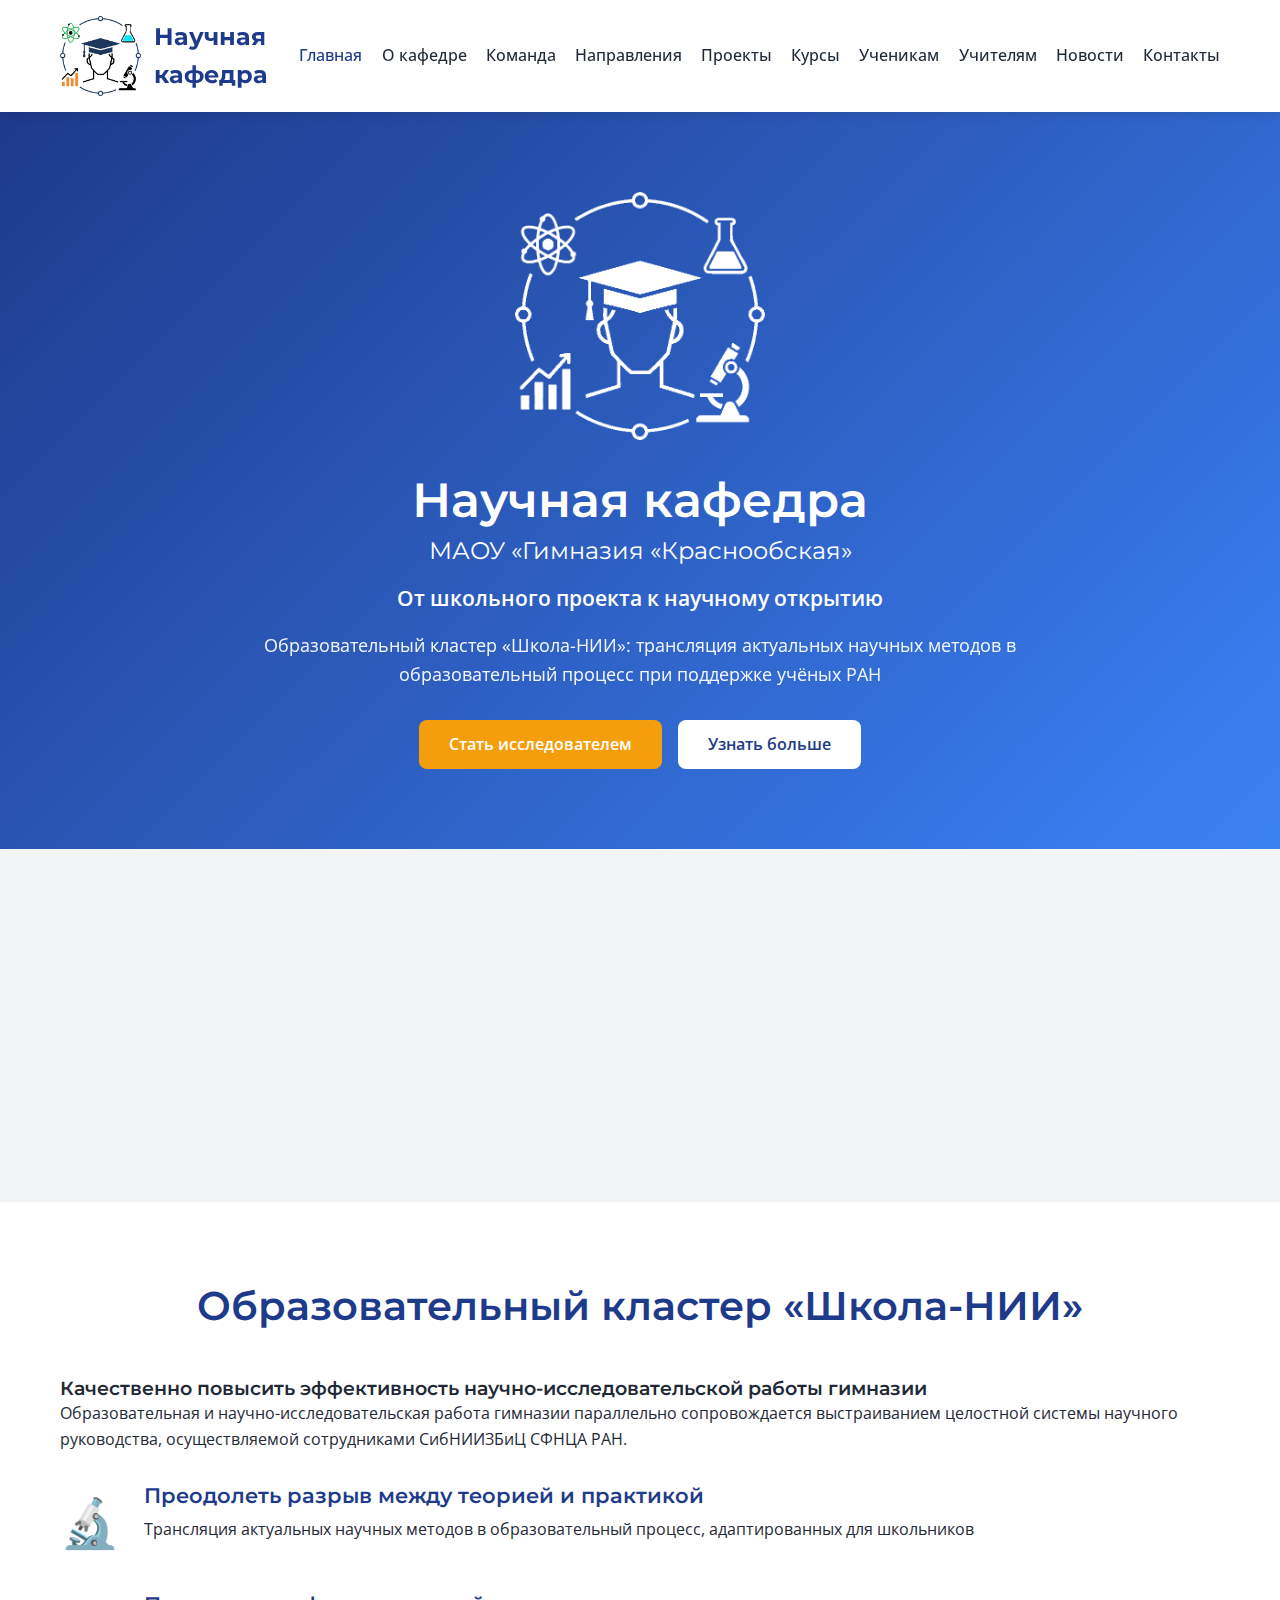
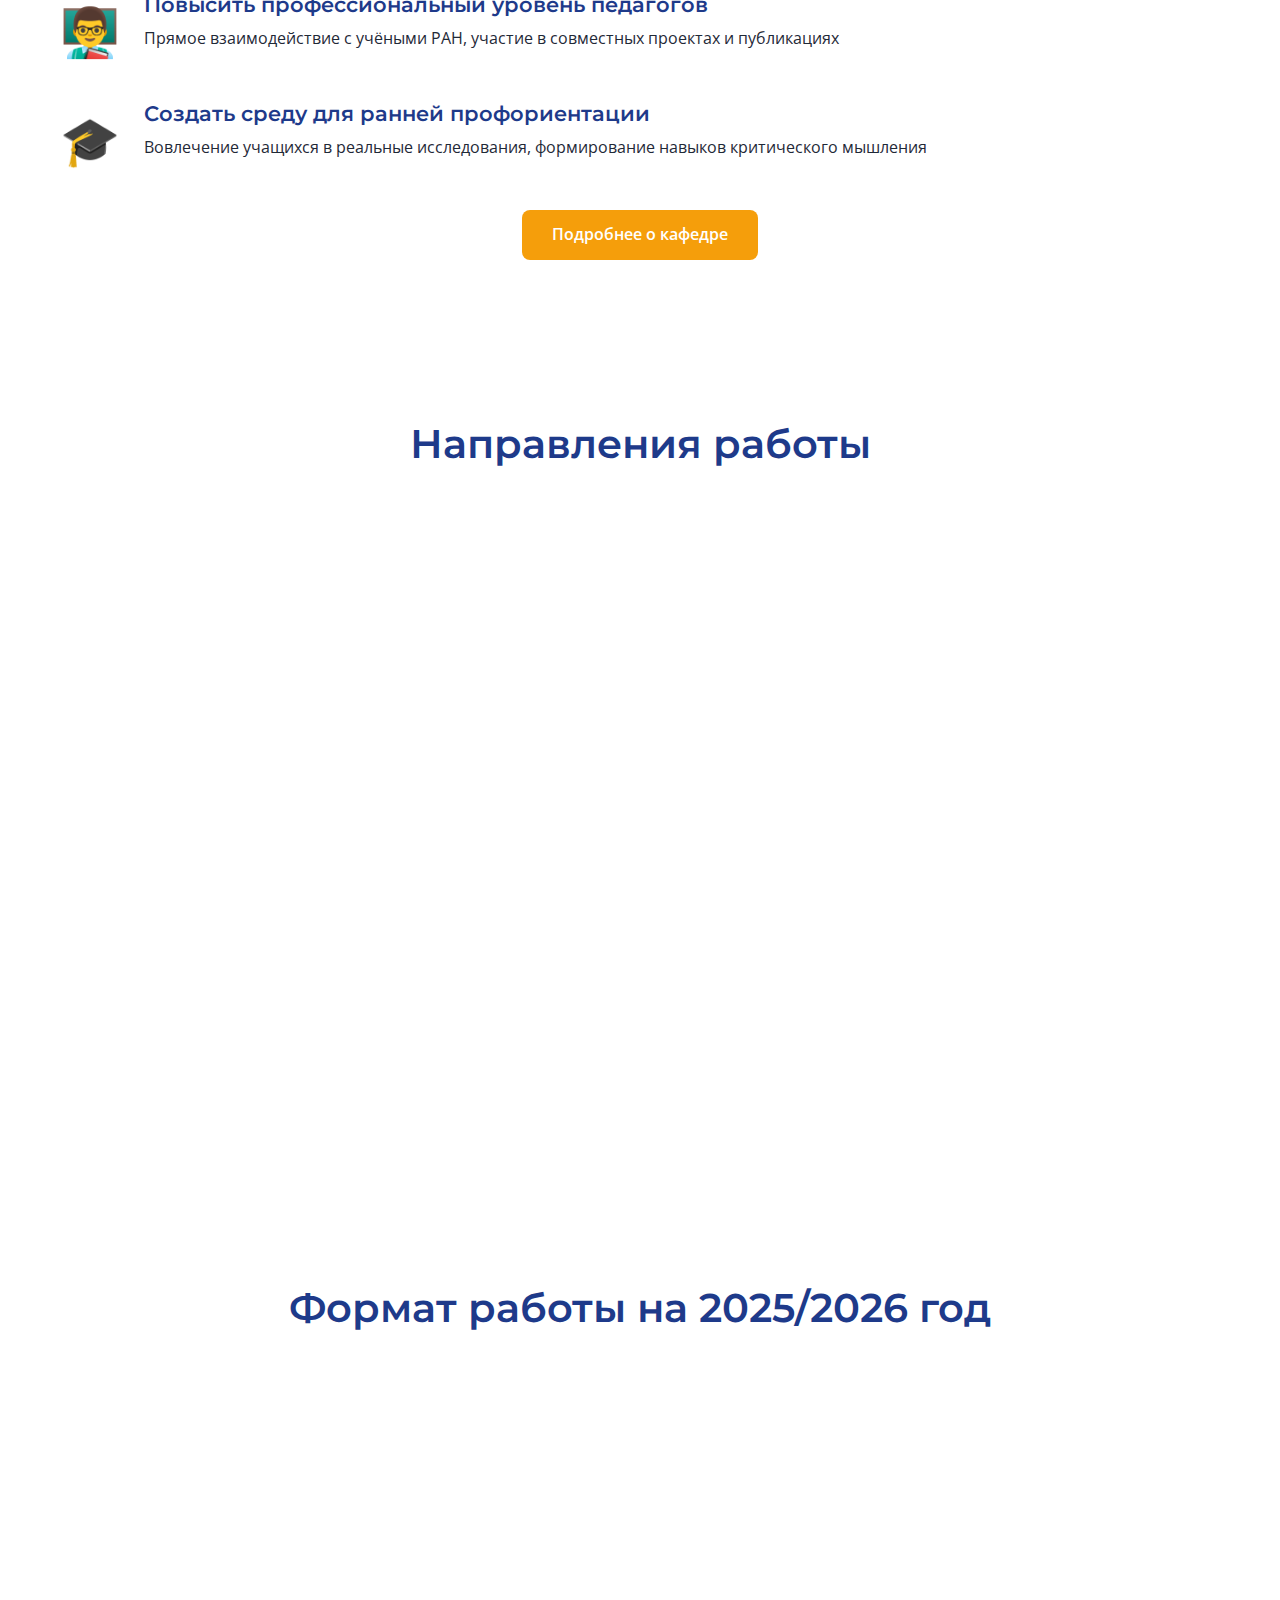
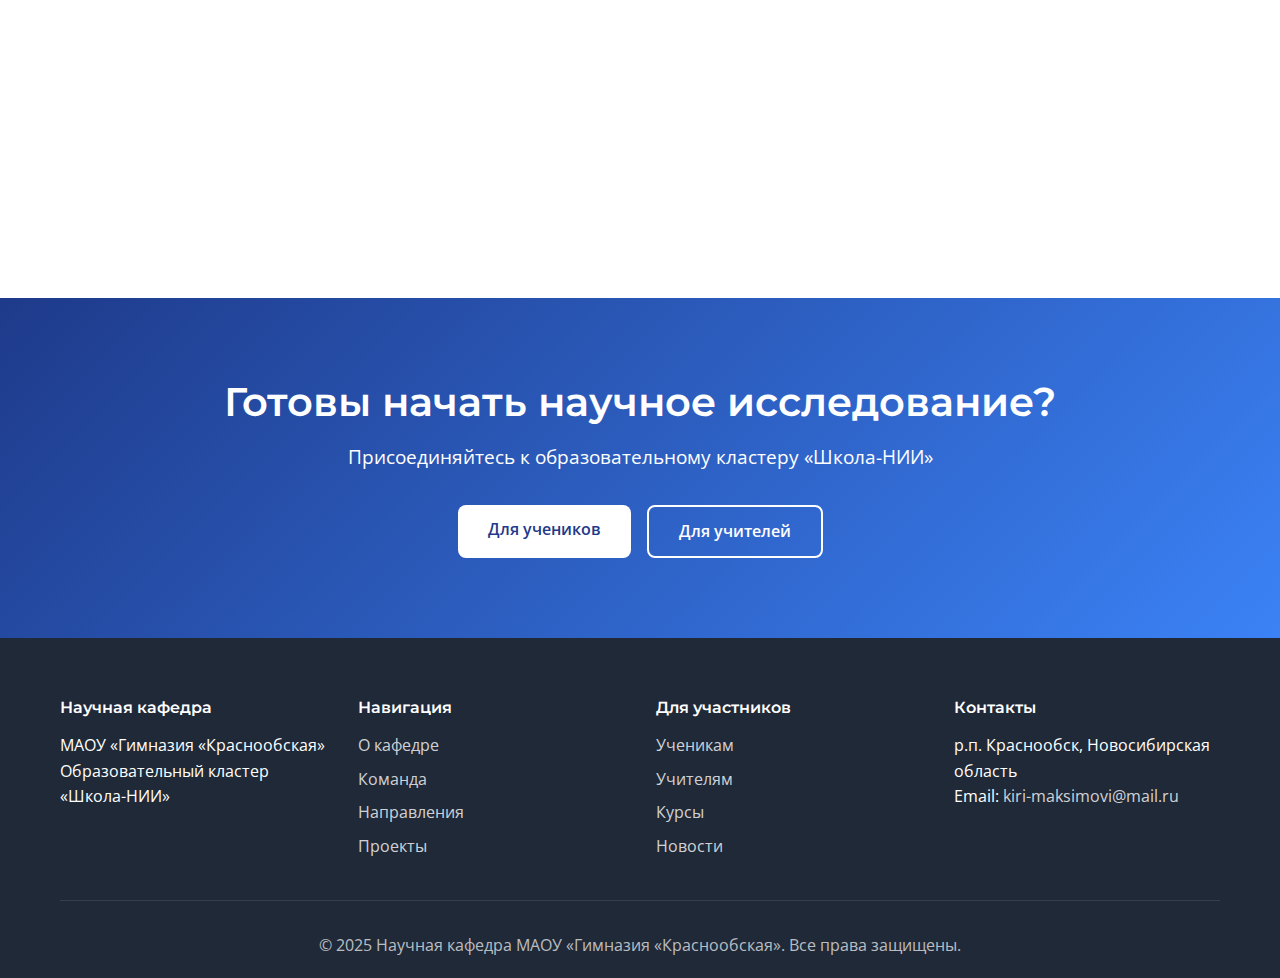
<file: index.html>
<!DOCTYPE html>
<html lang="ru">
<head>
    <meta charset="UTF-8">
    <meta name="viewport" content="width=device-width, initial-scale=1.0">
    <title>Научная кафедра — Гимназия «Краснообская»</title>
    <link rel="stylesheet" href="style.css">
    <link rel="preconnect" href="https://fonts.googleapis.com">
    <link rel="preconnect" href="https://fonts.gstatic.com" crossorigin>
    <link href="https://fonts.googleapis.com/css2?family=Montserrat:wght@400;600;700&family=Open+Sans:wght@300;400;600&display=swap" rel="stylesheet">
</head>
<body>
    <!-- Навигация -->
    <nav class="navbar">
        <div class="container">
            <div class="nav-brand">
                <img src="logo.png" alt="Логотип" class="nav-logo">
                <a href="index.html">Научная кафедра</a>
            </div>
            <button class="nav-toggle" id="navToggle">
                <span></span>
                <span></span>
                <span></span>
            </button>
            <ul class="nav-menu" id="navMenu">
                <li><a href="index.html" class="active">Главная</a></li>
                <li><a href="about.html">О кафедре</a></li>
                <li><a href="team.html">Команда</a></li>
                <li><a href="directions.html">Направления</a></li>
                <li><a href="projects.html">Проекты</a></li>
                <li><a href="courses.html">Курсы</a></li>
                <li><a href="for-students.html">Ученикам</a></li>
                <li><a href="for-teachers.html">Учителям</a></li>
                <li><a href="news.html">Новости</a></li>
                <li><a href="contacts.html">Контакты</a></li>
            </ul>
        </div>
    </nav>

    <!-- Hero секция -->
    <section class="hero">
        <div class="container">
            <div class="hero-content">
                <img src="logo.png" alt="Логотип научной кафедры" class="hero-logo">
                <h1 class="hero-title">Научная кафедра</h1>
                <h2 class="hero-subtitle">МАОУ «Гимназия «Краснообская»</h2>
                <p class="hero-description">От школьного проекта к научному открытию</p>
                <p class="hero-text">Образовательный кластер «Школа-НИИ»: трансляция актуальных научных методов в образовательный процесс при поддержке учёных РАН</p>
                <div class="hero-buttons">
                    <a href="for-students.html" class="btn btn-primary">Стать исследователем</a>
                    <a href="about.html" class="btn btn-secondary">Узнать больше</a>
                </div>
            </div>
        </div>
    </section>

    <!-- Статистика -->
    <section class="stats">
        <div class="container">
            <div class="stats-grid">
                <div class="stat-card">
                    <div class="stat-number">4</div>
                    <div class="stat-label">Научных направления</div>
                </div>
                <div class="stat-card">
                    <div class="stat-number">4</div>
                    <div class="stat-label">Учёных РАН в команде</div>
                </div>
                <div class="stat-card">
                    <div class="stat-number">70+</div>
                    <div class="stat-label">Научных мероприятий в год</div>
                </div>
                <div class="stat-card">
                    <div class="stat-number">20</div>
                    <div class="stat-label">Исследовательских работ под кураторством</div>
                </div>
            </div>
        </div>
    </section>

    <!-- О проекте -->
    <section class="about-preview">
        <div class="container">
            <h2 class="section-title">Образовательный кластер «Школа-НИИ»</h2>
            <div class="about-content">
                <div class="about-text">
                    <h3>Качественно повысить эффективность научно-исследовательской работы гимназии</h3>
                    <p>Образовательная и научно-исследовательская работа гимназии параллельно сопровождается выстраиванием целостной системы научного руководства, осуществляемой сотрудниками СибНИИЗБиЦ СФНЦА РАН.</p>
                    
                    <div class="tasks">
                        <div class="task-item">
                            <div class="task-icon">🔬</div>
                            <div class="task-content">
                                <h4>Преодолеть разрыв между теорией и практикой</h4>
                                <p>Трансляция актуальных научных методов в образовательный процесс, адаптированных для школьников</p>
                            </div>
                        </div>
                        <div class="task-item">
                            <div class="task-icon">👨‍🏫</div>
                            <div class="task-content">
                                <h4>Повысить профессиональный уровень педагогов</h4>
                                <p>Прямое взаимодействие с учёными РАН, участие в совместных проектах и публикациях</p>
                            </div>
                        </div>
                        <div class="task-item">
                            <div class="task-icon">🎓</div>
                            <div class="task-content">
                                <h4>Создать среду для ранней профориентации</h4>
                                <p>Вовлечение учащихся в реальные исследования, формирование навыков критического мышления</p>
                            </div>
                        </div>
                    </div>
                </div>
            </div>
            <div class="center-btn">
                <a href="about.html" class="btn btn-primary">Подробнее о кафедре</a>
            </div>
        </div>
    </section>

    <!-- Направления работы -->
    <section class="directions-preview">
        <div class="container">
            <h2 class="section-title">Направления работы</h2>
            <div class="directions-grid">
                <div class="direction-card">
                    <div class="direction-icon">📊</div>
                    <h3>Анализ данных и статистика</h3>
                    <p>Обработка экспериментальных данных, статистическое моделирование, визуализация результатов, machine learning</p>
                    <a href="directions.html#data-analysis" class="card-link">Подробнее →</a>
                </div>
                <div class="direction-card">
                    <div class="direction-icon">🌍</div>
                    <h3>Биология и агроэкология</h3>
                    <p>Биоразнообразие, устойчивость экосистем, сельскохозяйственная биология, биологический мониторинг</p>
                    <a href="directions.html#biology" class="card-link">Подробнее →</a>
                </div>
                <div class="direction-card">
                    <div class="direction-icon">🌱</div>
                    <h3>Почвоведение и растениеводство</h3>
                    <p>Агрохимия, микробиология почв, агрофитомелиорация, практическое использование в сельском хозяйстве</p>
                    <a href="directions.html#soil" class="card-link">Подробнее →</a>
                </div>
                <div class="direction-card">
                    <div class="direction-icon">🛰️</div>
                    <h3>Геоинформационные технологии</h3>
                    <p>ГИС, дистанционное зондирование Земли, мониторинг земельных ресурсов, прогнозирование урожайности</p>
                    <a href="directions.html#gis" class="card-link">Подробнее →</a>
                </div>
            </div>
        </div>
    </section>

    <!-- Формат работы -->
    <section class="format">
        <div class="container">
            <h2 class="section-title">Формат работы на 2025/2026 год</h2>
            <div class="format-grid">
                <div class="format-card">
                    <div class="format-number">01</div>
                    <h3>Участие в образовательном процессе</h3>
                    <ul>
                        <li>40 научных лекций по дисциплинам</li>
                        <li>30 практических занятий</li>
                        <li>Открытые уроки с учёными РАН</li>
                        <li>Научное сопровождение профильных классов</li>
                    </ul>
                </div>
                <div class="format-card">
                    <div class="format-number">02</div>
                    <h3>Методическое сопровождение НИР</h3>
                    <ul>
                        <li>Экспертное наставничество по проектам</li>
                        <li>Сквозные исследовательские треки</li>
                        <li>Индивидуальное расписание и работа по группам</li>
                        <li>До 20 исследовательских работ под кураторством</li>
                    </ul>
                </div>
                <div class="format-card">
                    <div class="format-number">03</div>
                    <h3>Научные мероприятия</h3>
                    <ul>
                        <li>Экспертные лектории от учёных РАН</li>
                        <li>Интенсивные проектные сессии</li>
                        <li>Выездные экскурсии</li>
                        <li>Участие в постановке полевых экспериментов</li>
                    </ul>
                </div>
            </div>
        </div>
    </section>

    <!-- CTA секция -->
    <section class="cta">
        <div class="container">
            <h2>Готовы начать научное исследование?</h2>
            <p>Присоединяйтесь к образовательному кластеру «Школа-НИИ»</p>
            <div class="cta-buttons">
                <a href="for-students.html" class="btn btn-light">Для учеников</a>
                <a href="for-teachers.html" class="btn btn-outline-light">Для учителей</a>
            </div>
        </div>
    </section>

    <!-- Футер -->
    <footer class="footer">
        <div class="container">
            <div class="footer-content">
                <div class="footer-section">
                    <h4>Научная кафедра</h4>
                    <p>МАОУ «Гимназия «Краснообская»</p>
                    <p>Образовательный кластер «Школа-НИИ»</p>
                </div>
                <div class="footer-section">
                    <h4>Навигация</h4>
                    <ul>
                        <li><a href="about.html">О кафедре</a></li>
                        <li><a href="team.html">Команда</a></li>
                        <li><a href="directions.html">Направления</a></li>
                        <li><a href="projects.html">Проекты</a></li>
                    </ul>
                </div>
                <div class="footer-section">
                    <h4>Для участников</h4>
                    <ul>
                        <li><a href="for-students.html">Ученикам</a></li>
                        <li><a href="for-teachers.html">Учителям</a></li>
                        <li><a href="courses.html">Курсы</a></li>
                        <li><a href="news.html">Новости</a></li>
                    </ul>
                </div>
                <div class="footer-section">
                    <h4>Контакты</h4>
                    <p>р.п. Краснообск, Новосибирская область</p>
                    <p>Email: <a href="mailto:kiri-maksimovi@mail.ru">kiri-maksimovi@mail.ru</a></p>
                </div>
            </div>
            <div class="footer-bottom">
                <p>&copy; 2025 Научная кафедра МАОУ «Гимназия «Краснообская». Все права защищены.</p>
            </div>
        </div>
    </footer>

    <script src="script.js"></script>
</body>
</html>
</file>
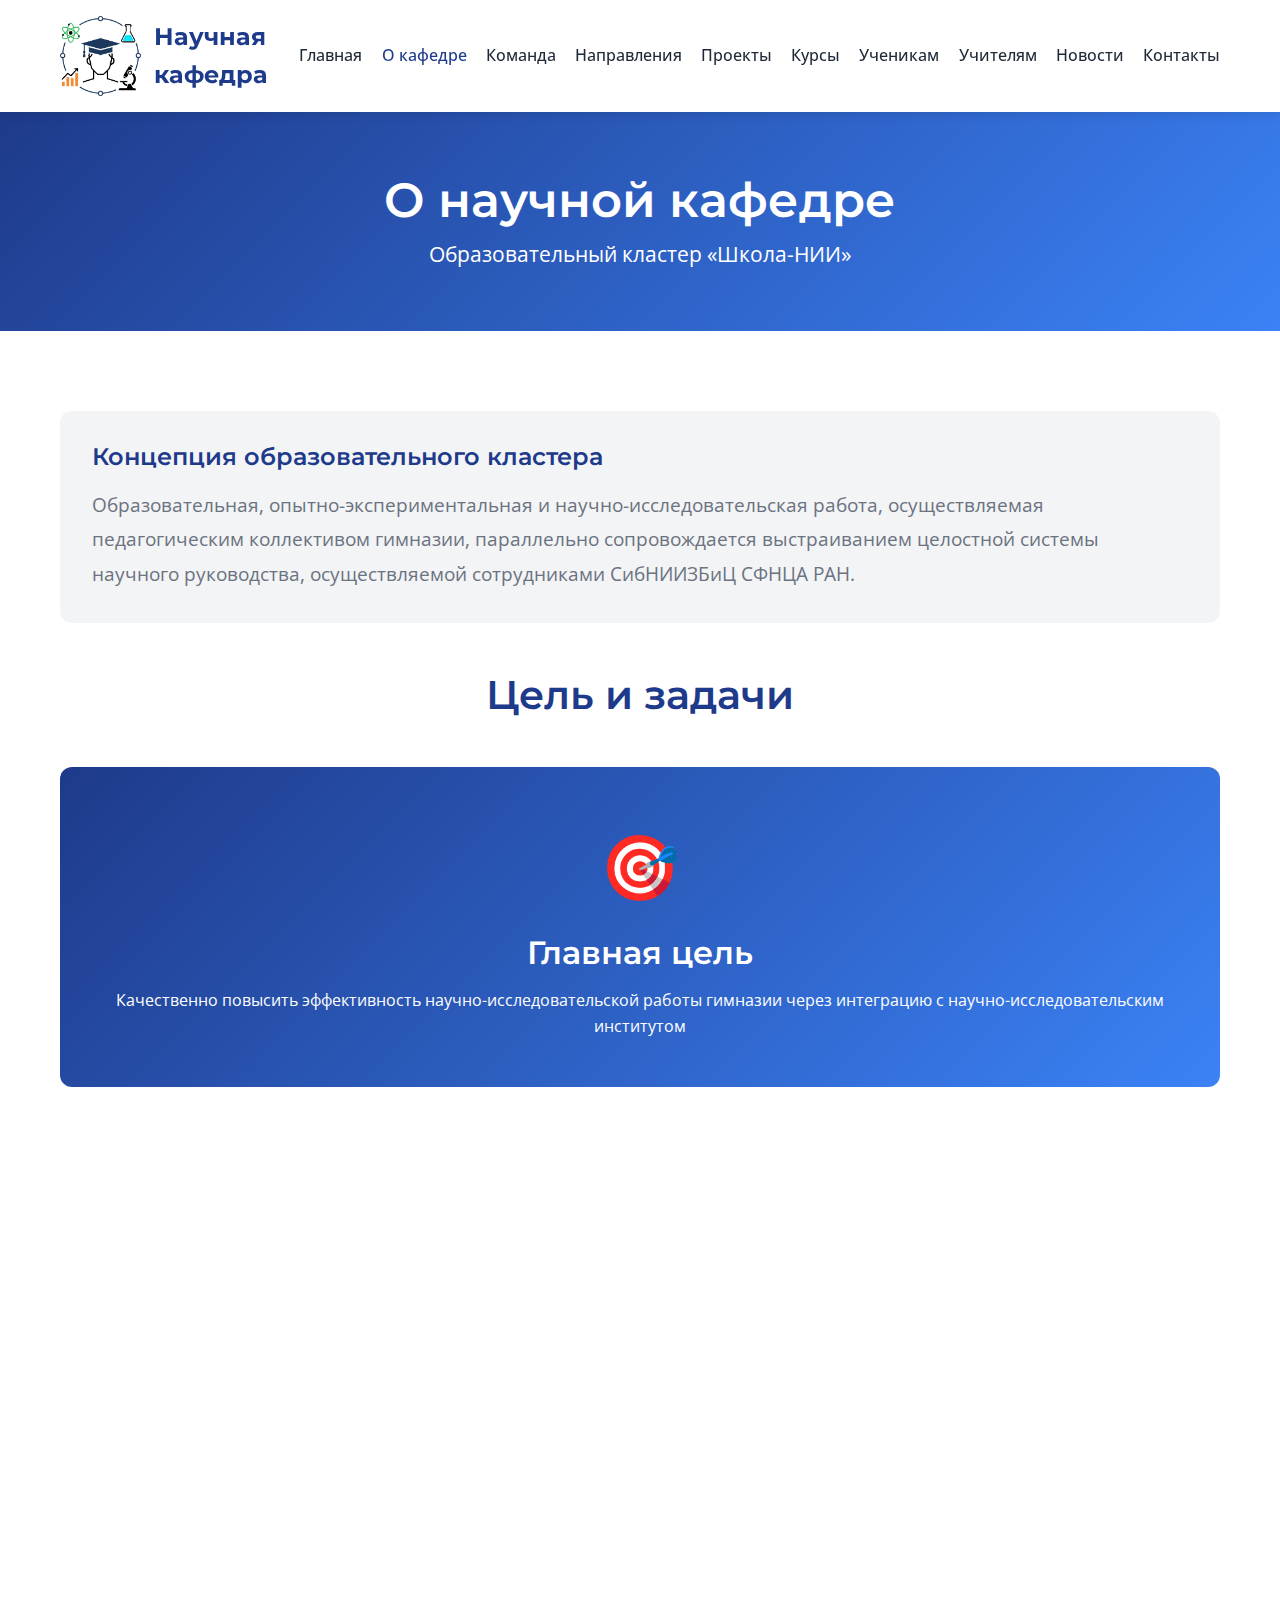
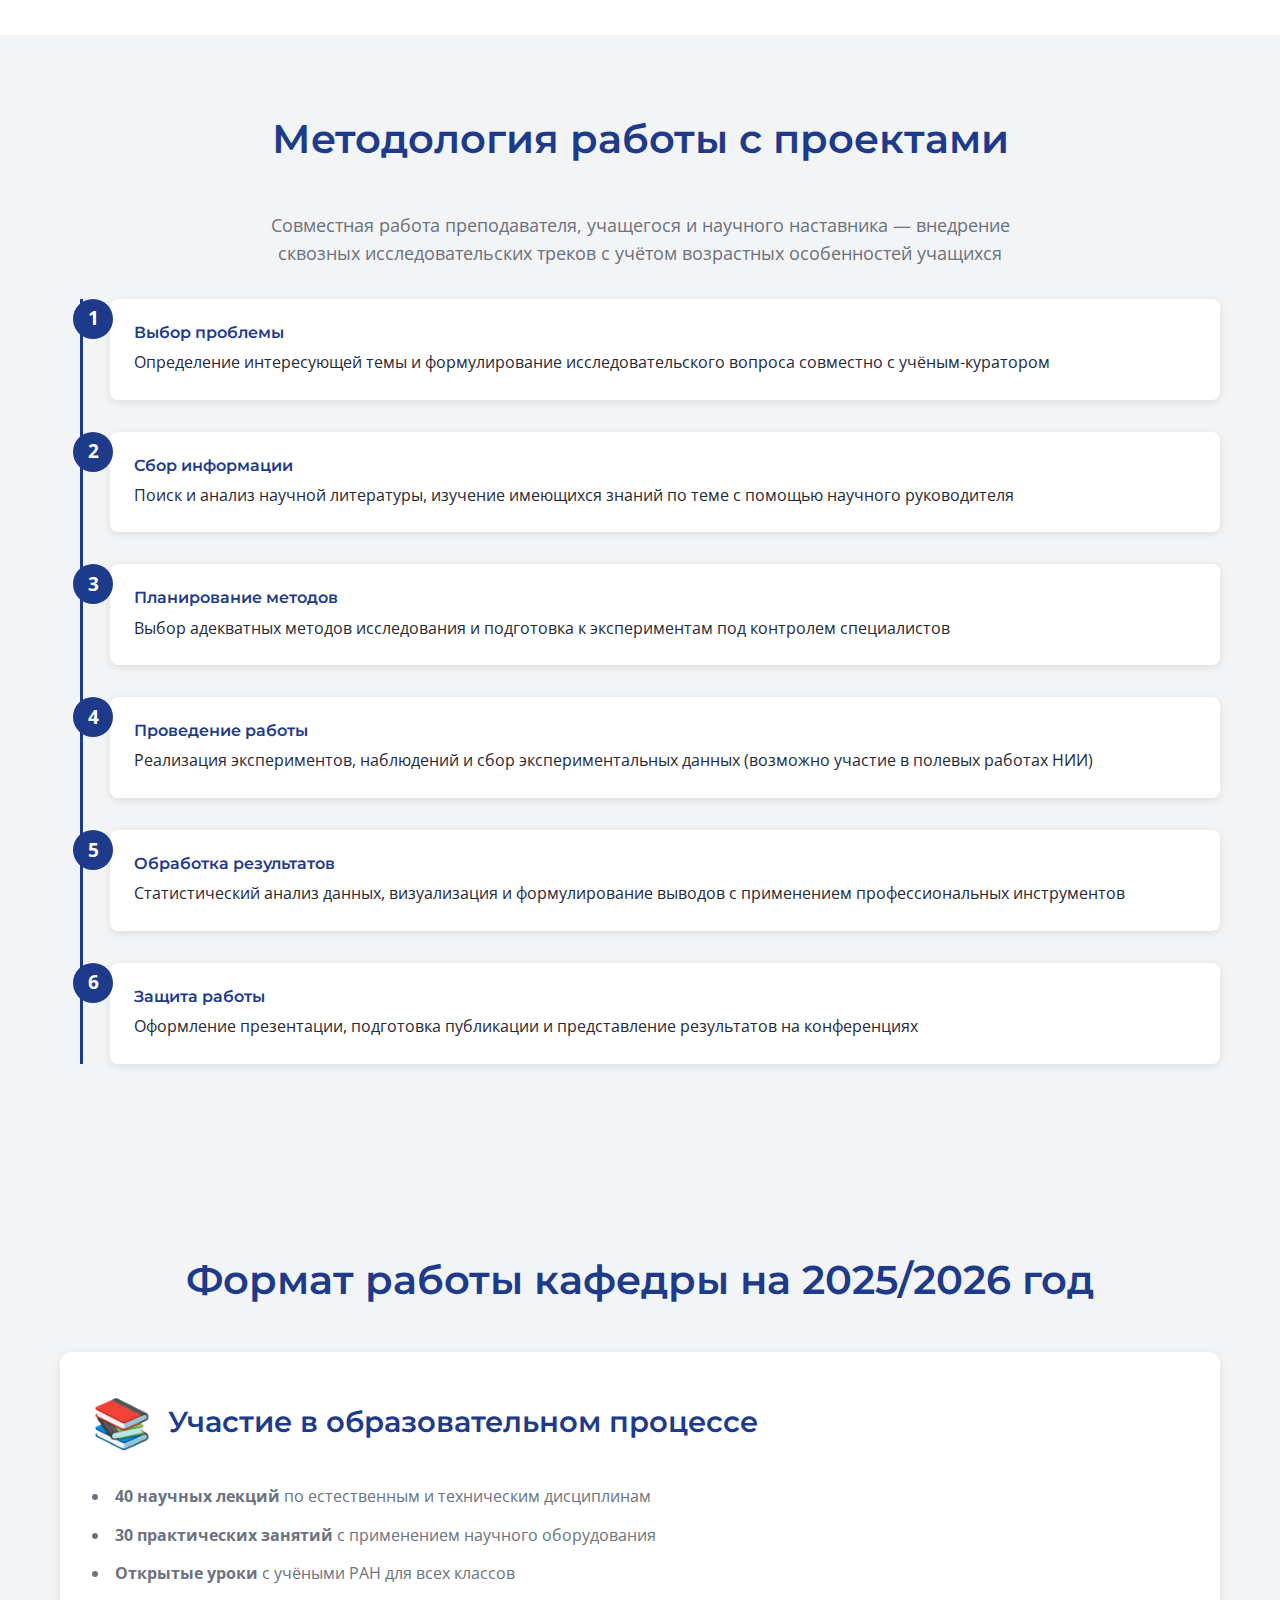
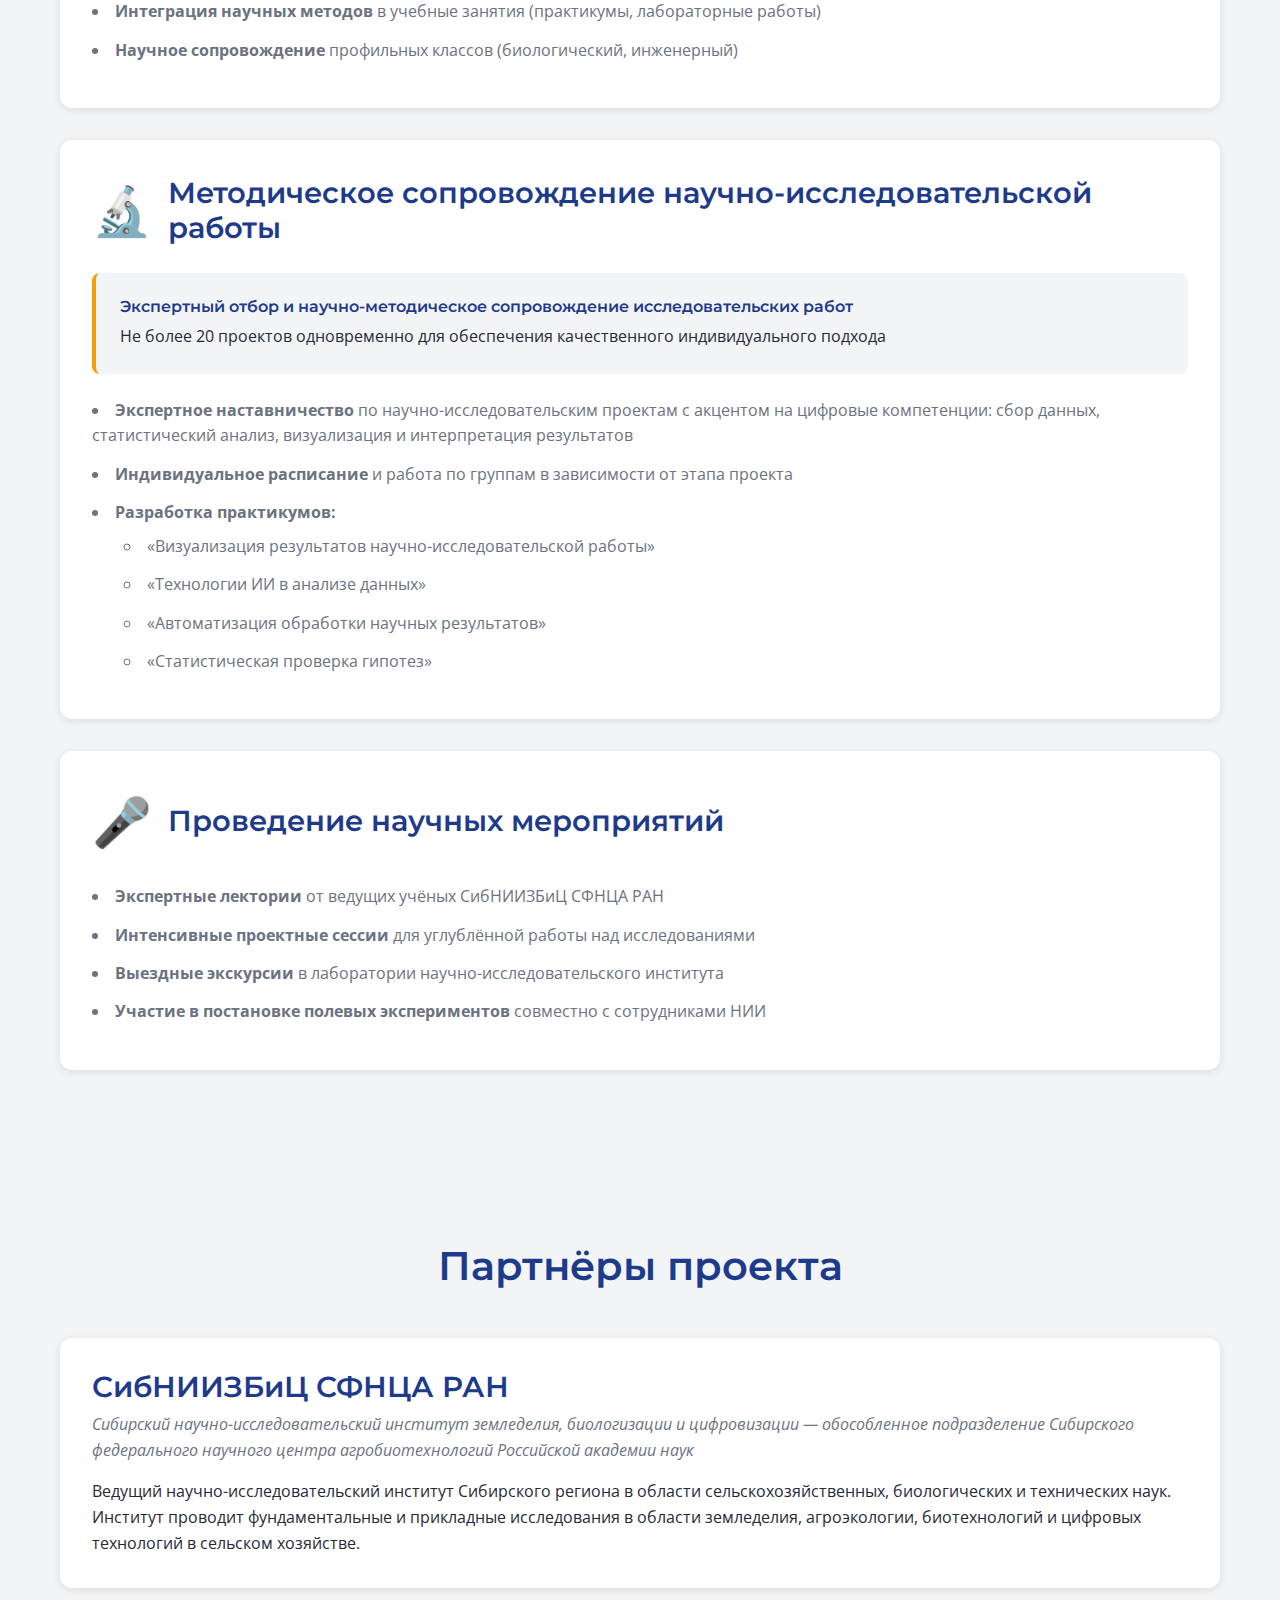
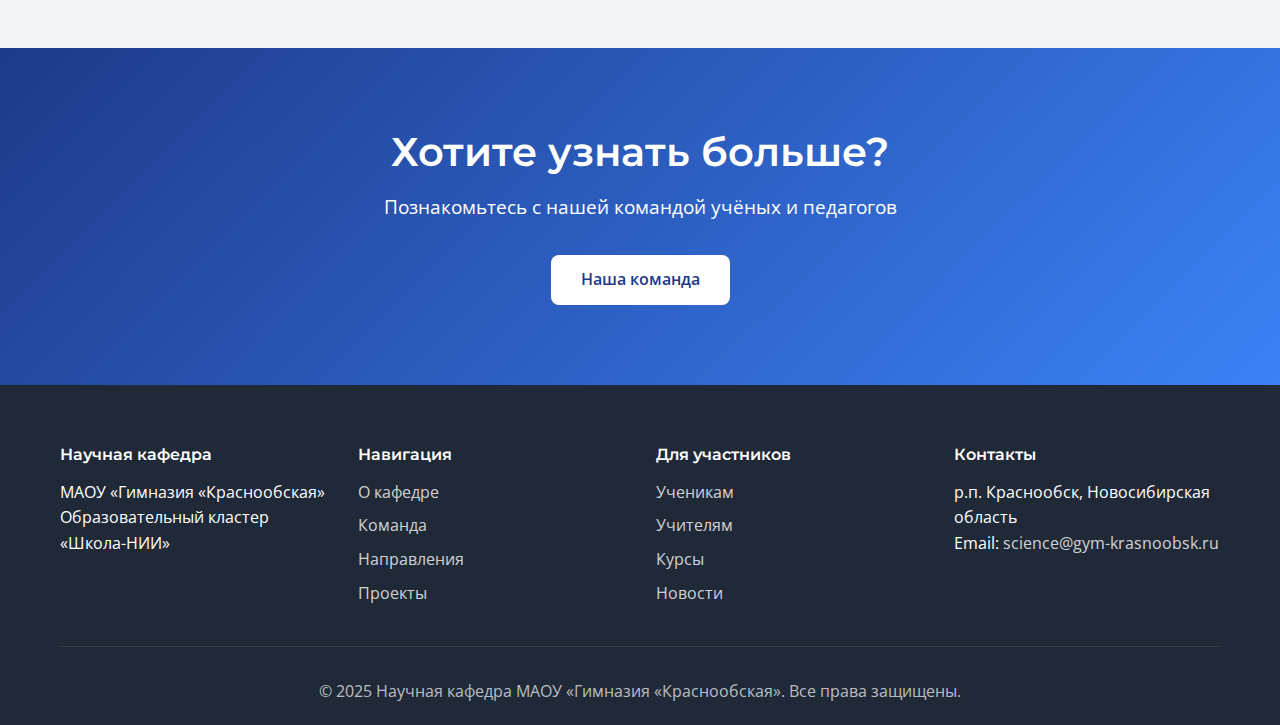
<file: about.html>
<!DOCTYPE html>
<html lang="ru">
<head>
    <meta charset="UTF-8">
    <meta name="viewport" content="width=device-width, initial-scale=1.0">
    <title>О кафедре — Научная кафедра</title>
    <link rel="stylesheet" href="style.css">
    <link href="https://fonts.googleapis.com/css2?family=Montserrat:wght@400;600;700&family=Open+Sans:wght@300;400;600&display=swap" rel="stylesheet">
</head>
<body>
    <nav class="navbar">
        <div class="container">
            <div class="nav-brand">
                <img src="logo.png" alt="Логотип" class="nav-logo">
                <a href="index.html">Научная кафедра</a>
            </div>
            <button class="nav-toggle" id="navToggle">
                <span></span>
                <span></span>
                <span></span>
            </button>
            <ul class="nav-menu" id="navMenu">
                <li><a href="index.html">Главная</a></li>
                <li><a href="about.html" class="active">О кафедре</a></li>
                <li><a href="team.html">Команда</a></li>
                <li><a href="directions.html">Направления</a></li>
                <li><a href="projects.html">Проекты</a></li>
                <li><a href="courses.html">Курсы</a></li>
                <li><a href="for-students.html">Ученикам</a></li>
                <li><a href="for-teachers.html">Учителям</a></li>
                <li><a href="news.html">Новости</a></li>
                <li><a href="contacts.html">Контакты</a></li>
            </ul>
        </div>
    </nav>

    <section class="page-header">
        <div class="container">
            <h1>О научной кафедре</h1>
            <p>Образовательный кластер «Школа-НИИ»</p>
        </div>
    </section>

    <section class="content-section">
        <div class="container">
            <div class="content-box">
                <h2>Концепция образовательного кластера</h2>
                <p class="lead">Образовательная, опытно-экспериментальная и научно-исследовательская работа, осуществляемая педагогическим коллективом гимназии, параллельно сопровождается выстраиванием целостной системы научного руководства, осуществляемой сотрудниками СибНИИЗБиЦ СФНЦА РАН.</p>
            </div>

            <div class="goal-section">
                <h2 class="section-title center">Цель и задачи</h2>
                <div class="goal-box">
                    <div class="goal-icon">🎯</div>
                    <h3>Главная цель</h3>
                    <p>Качественно повысить эффективность научно-исследовательской работы гимназии через интеграцию с научно-исследовательским институтом</p>
                </div>

                <div class="tasks-grid">
                    <div class="task-card">
                        <div class="task-number">01</div>
                        <h4>Преодолеть разрыв между теорией и практикой</h4>
                        <p>Трансляция актуальных научных методов в образовательный процесс, адаптированных для школьников. Ученики получают доступ к современным исследовательским подходам и инструментам, применяемым в реальной науке.</p>
                    </div>
                    <div class="task-card">
                        <div class="task-number">02</div>
                        <h4>Повысить профессиональный уровень педагогов</h4>
                        <p>Прямое взаимодействие с учёными РАН, участие в совместных проектах и публикациях. Педагоги становятся проводниками современной науки в школьное образование.</p>
                    </div>
                    <div class="task-card">
                        <div class="task-number">03</div>
                        <h4>Создать среду для ранней профориентации</h4>
                        <p>Вовлечение учащихся в реальные исследования, формирование навыков критического мышления. Школьники могут попробовать себя в роли настоящих исследователей.</p>
                    </div>
                </div>
            </div>
        </div>
    </section>

    <section class="methodology">
        <div class="container">
            <h2 class="section-title">Методология работы с проектами</h2>
            <p class="center-text">Совместная работа преподавателя, учащегося и научного наставника — внедрение сквозных исследовательских треков с учётом возрастных особенностей учащихся</p>
            
            <div class="timeline">
                <div class="timeline-item">
                    <div class="timeline-marker">1</div>
                    <div class="timeline-content">
                        <h4>Выбор проблемы</h4>
                        <p>Определение интересующей темы и формулирование исследовательского вопроса совместно с учёным-куратором</p>
                    </div>
                </div>
                <div class="timeline-item">
                    <div class="timeline-marker">2</div>
                    <div class="timeline-content">
                        <h4>Сбор информации</h4>
                        <p>Поиск и анализ научной литературы, изучение имеющихся знаний по теме с помощью научного руководителя</p>
                    </div>
                </div>
                <div class="timeline-item">
                    <div class="timeline-marker">3</div>
                    <div class="timeline-content">
                        <h4>Планирование методов</h4>
                        <p>Выбор адекватных методов исследования и подготовка к экспериментам под контролем специалистов</p>
                    </div>
                </div>
                <div class="timeline-item">
                    <div class="timeline-marker">4</div>
                    <div class="timeline-content">
                        <h4>Проведение работы</h4>
                        <p>Реализация экспериментов, наблюдений и сбор экспериментальных данных (возможно участие в полевых работах НИИ)</p>
                    </div>
                </div>
                <div class="timeline-item">
                    <div class="timeline-marker">5</div>
                    <div class="timeline-content">
                        <h4>Обработка результатов</h4>
                        <p>Статистический анализ данных, визуализация и формулирование выводов с применением профессиональных инструментов</p>
                    </div>
                </div>
                <div class="timeline-item">
                    <div class="timeline-marker">6</div>
                    <div class="timeline-content">
                        <h4>Защита работы</h4>
                        <p>Оформление презентации, подготовка публикации и представление результатов на конференциях</p>
                    </div>
                </div>
            </div>
        </div>
    </section>

    <section class="format-detailed">
        <div class="container">
            <h2 class="section-title">Формат работы кафедры на 2025/2026 год</h2>
            
            <div class="format-section">
                <div class="format-header">
                    <div class="format-icon">📚</div>
                    <h3>Участие в образовательном процессе</h3>
                </div>
                <div class="format-details">
                    <ul class="detailed-list">
                        <li><strong>40 научных лекций</strong> по естественным и техническим дисциплинам</li>
                        <li><strong>30 практических занятий</strong> с применением научного оборудования</li>
                        <li><strong>Открытые уроки</strong> с учёными РАН для всех классов</li>
                        <li><strong>Интеграция научных методов</strong> в учебные занятия (практикумы, лабораторные работы)</li>
                        <li><strong>Научное сопровождение</strong> профильных классов (биологический, инженерный)</li>
                    </ul>
                </div>
            </div>

            <div class="format-section">
                <div class="format-header">
                    <div class="format-icon">🔬</div>
                    <h3>Методическое сопровождение научно-исследовательской работы</h3>
                </div>
                <div class="format-details">
                    <div class="highlight-box">
                        <h4>Экспертный отбор и научно-методическое сопровождение исследовательских работ</h4>
                        <p>Не более 20 проектов одновременно для обеспечения качественного индивидуального подхода</p>
                    </div>
                    <ul class="detailed-list">
                        <li><strong>Экспертное наставничество</strong> по научно-исследовательским проектам с акцентом на цифровые компетенции: сбор данных, статистический анализ, визуализация и интерпретация результатов</li>
                        <li><strong>Индивидуальное расписание</strong> и работа по группам в зависимости от этапа проекта</li>
                        <li><strong>Разработка практикумов:</strong>
                            <ul>
                                <li>«Визуализация результатов научно-исследовательской работы»</li>
                                <li>«Технологии ИИ в анализе данных»</li>
                                <li>«Автоматизация обработки научных результатов»</li>
                                <li>«Статистическая проверка гипотез»</li>
                            </ul>
                        </li>
                    </ul>
                </div>
            </div>

            <div class="format-section">
                <div class="format-header">
                    <div class="format-icon">🎤</div>
                    <h3>Проведение научных мероприятий</h3>
                </div>
                <div class="format-details">
                    <ul class="detailed-list">
                        <li><strong>Экспертные лектории</strong> от ведущих учёных СибНИИЗБиЦ СФНЦА РАН</li>
                        <li><strong>Интенсивные проектные сессии</strong> для углублённой работы над исследованиями</li>
                        <li><strong>Выездные экскурсии</strong> в лаборатории научно-исследовательского института</li>
                        <li><strong>Участие в постановке полевых экспериментов</strong> совместно с сотрудниками НИИ</li>
                    </ul>
                </div>
            </div>
        </div>
    </section>

    <section class="partnership">
        <div class="container">
            <h2 class="section-title">Партнёры проекта</h2>
            <div class="partner-card">
                <h3>СибНИИЗБиЦ СФНЦА РАН</h3>
                <p class="partner-full-name">Сибирский научно-исследовательский институт земледелия, биологизации и цифровизации — обособленное подразделение Сибирского федерального научного центра агробиотехнологий Российской академии наук</p>
                <p>Ведущий научно-исследовательский институт Сибирского региона в области сельскохозяйственных, биологических и технических наук. Институт проводит фундаментальные и прикладные исследования в области земледелия, агроэкологии, биотехнологий и цифровых технологий в сельском хозяйстве.</p>
            </div>
        </div>
    </section>

    <section class="cta">
        <div class="container">
            <h2>Хотите узнать больше?</h2>
            <p>Познакомьтесь с нашей командой учёных и педагогов</p>
            <a href="team.html" class="btn btn-light">Наша команда</a>
        </div>
    </section>

    <footer class="footer">
        <div class="container">
            <div class="footer-content">
                <div class="footer-section">
                    <h4>Научная кафедра</h4>
                    <p>МАОУ «Гимназия «Краснообская»</p>
                    <p>Образовательный кластер «Школа-НИИ»</p>
                </div>
                <div class="footer-section">
                    <h4>Навигация</h4>
                    <ul>
                        <li><a href="about.html">О кафедре</a></li>
                        <li><a href="team.html">Команда</a></li>
                        <li><a href="directions.html">Направления</a></li>
                        <li><a href="projects.html">Проекты</a></li>
                    </ul>
                </div>
                <div class="footer-section">
                    <h4>Для участников</h4>
                    <ul>
                        <li><a href="for-students.html">Ученикам</a></li>
                        <li><a href="for-teachers.html">Учителям</a></li>
                        <li><a href="courses.html">Курсы</a></li>
                        <li><a href="news.html">Новости</a></li>
                    </ul>
                </div>
                <div class="footer-section">
                    <h4>Контакты</h4>
                    <p>р.п. Краснообск, Новосибирская область</p>
                    <p>Email: <a href="mailto:science@gym-krasnoobsk.ru">science@gym-krasnoobsk.ru</a></p>
                </div>
            </div>
            <div class="footer-bottom">
                <p>&copy; 2025 Научная кафедра МАОУ «Гимназия «Краснообская». Все права защищены.</p>
            </div>
        </div>
    </footer>

    <script src="script.js"></script>
</body>
</html>
</file>
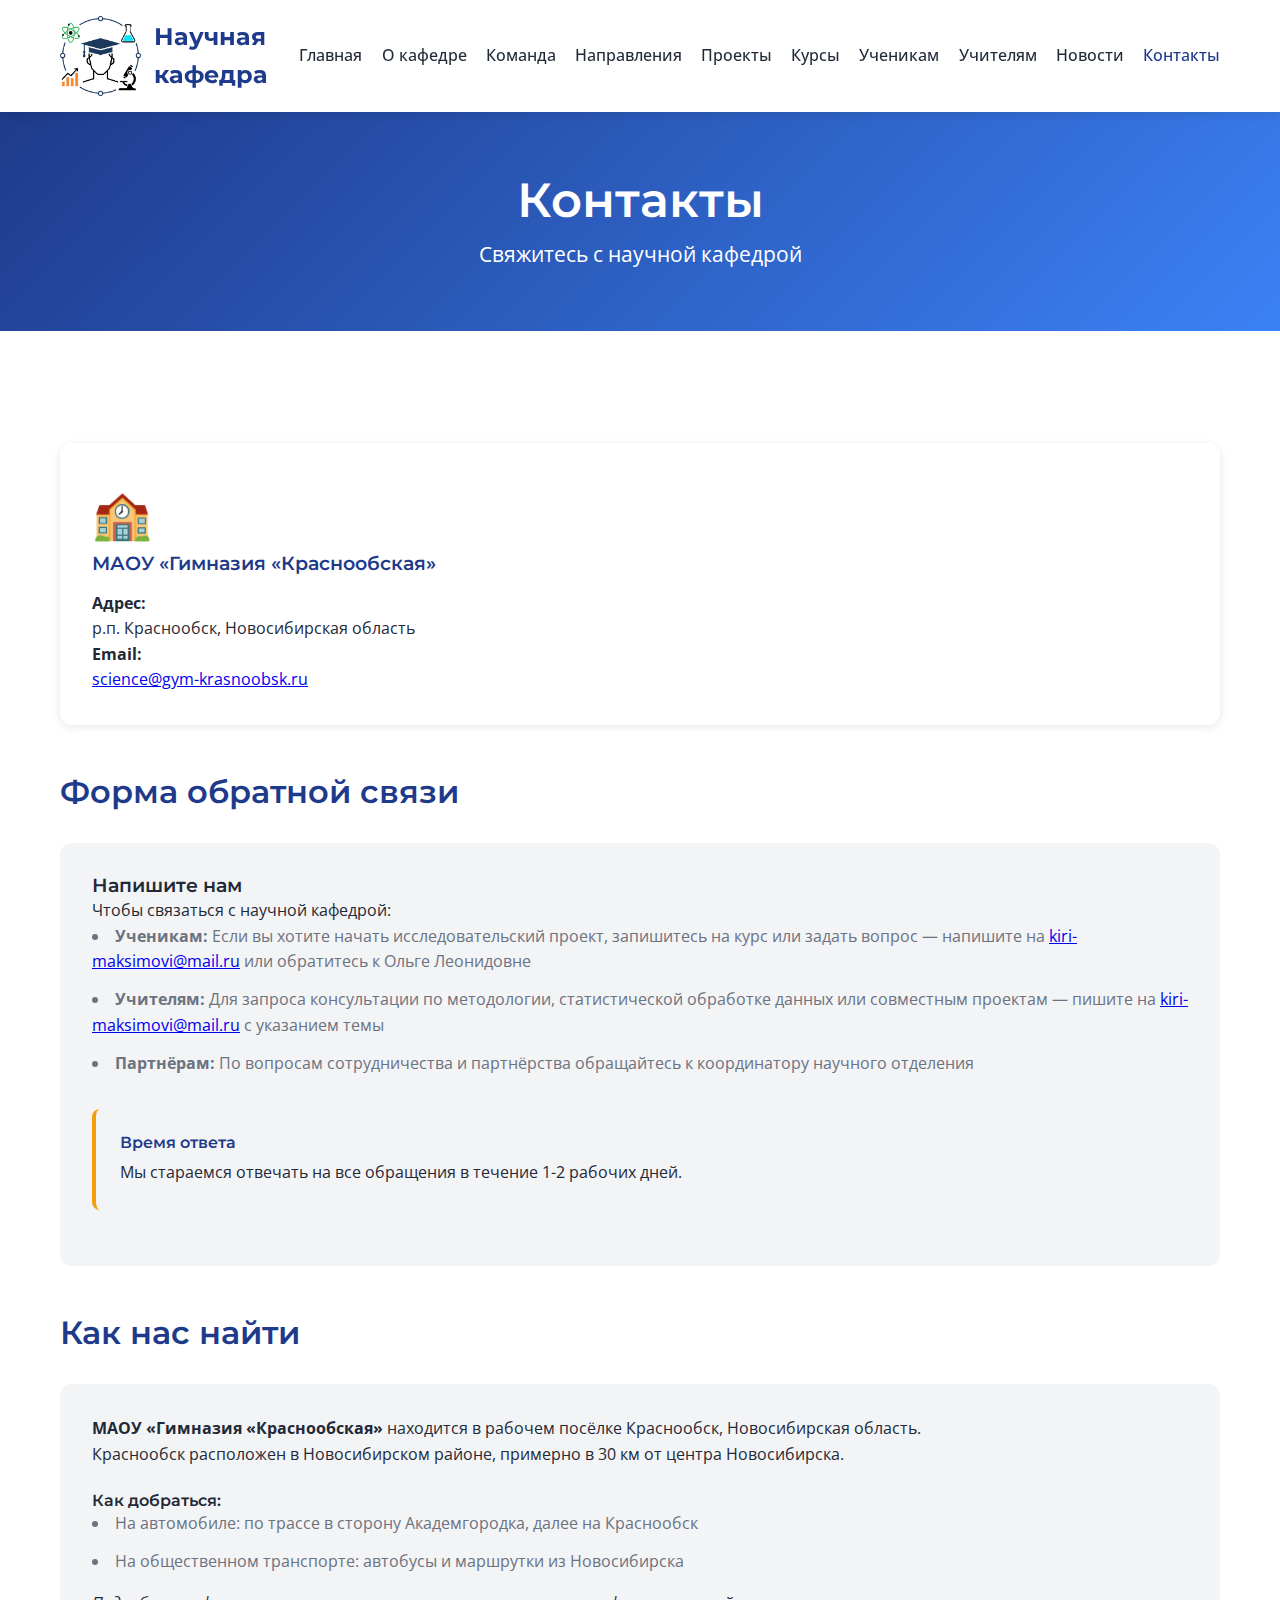
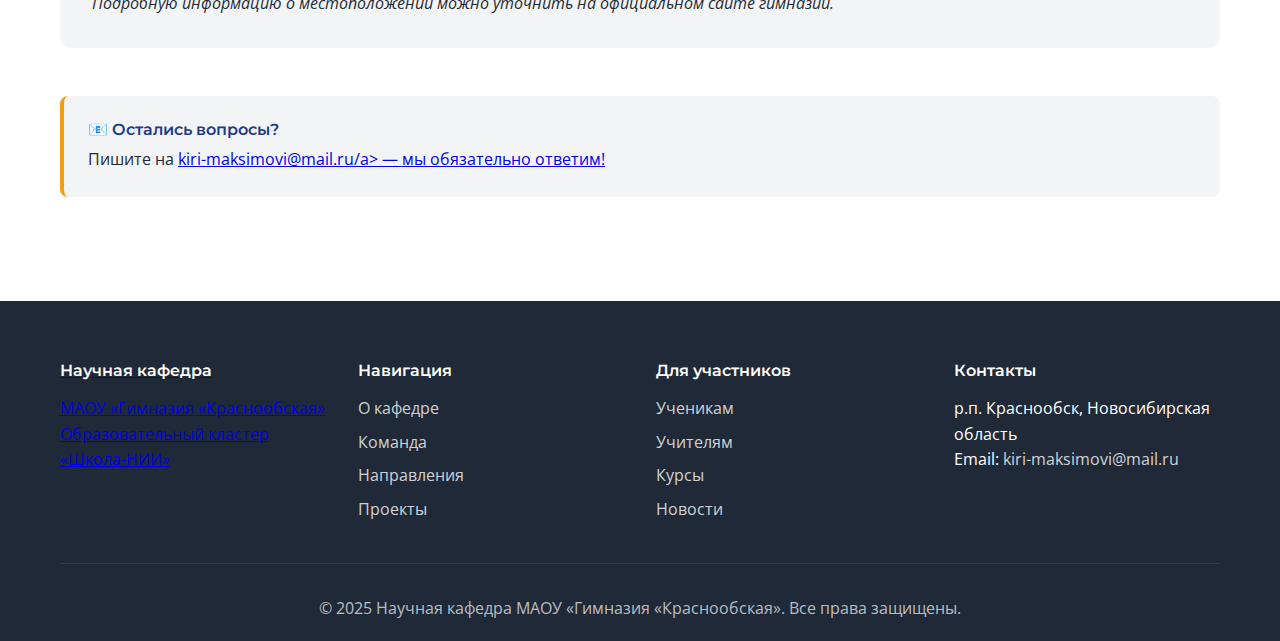
<file: contacts.html>
<!DOCTYPE html>
<html lang="ru">
<head>
    <meta charset="UTF-8">
    <meta name="viewport" content="width=device-width, initial-scale=1.0">
    <title>Контакты — Научная кафедра</title>
    <link rel="stylesheet" href="style.css">
    <link href="https://fonts.googleapis.com/css2?family=Montserrat:wght@400;600;700&family=Open+Sans:wght@300;400;600&display=swap" rel="stylesheet">
</head>
<body>
    <nav class="navbar">
        <div class="container">
            <div class="nav-brand">
                <img src="logo.png" alt="Логотип" class="nav-logo">
                <a href="index.html">Научная кафедра</a>
            </div>
            <button class="nav-toggle" id="navToggle"><span></span><span></span><span></span></button>
            <ul class="nav-menu" id="navMenu">
                <li><a href="index.html">Главная</a></li>
                <li><a href="about.html">О кафедре</a></li>
                <li><a href="team.html">Команда</a></li>
                <li><a href="directions.html">Направления</a></li>
                <li><a href="projects.html">Проекты</a></li>
                <li><a href="courses.html">Курсы</a></li>
                <li><a href="for-students.html">Ученикам</a></li>
                <li><a href="for-teachers.html">Учителям</a></li>
                <li><a href="news.html">Новости</a></li>
                <li><a href="contacts.html" class="active">Контакты</a></li>
            </ul>
        </div>
    </nav>

    <section class="page-header">
        <div class="container">
            <h1>Контакты</h1>
            <p>Свяжитесь с научной кафедрой</p>
        </div>
    </section>

    <section class="content-section">
        <div class="container">
            <div class="tasks-grid">
                <div class="task-card">
                    <div class="task-icon">🏫</div>
                    <h4>МАОУ «Гимназия «Краснообская»</h4>
                    <p><strong>Адрес:</strong><br>р.п. Краснообск, Новосибирская область</p>
                    <p><strong>Email:</strong><br><a href="mailto:science@gym-krasnoobsk.ru">science@gym-krasnoobsk.ru</a></p>
                </div>
<!--
                <div class="task-card">
                    <div class="task-icon">👩‍🏫</div>
                    <h4>Координатор научного отделения</h4>
                    <p><strong>Ольга Леонидовна</strong></p>
                    <p>Руководитель научного отделения, учитель биологии</p>
                    <p><em>Обращайтесь по вопросам участия в проектах и организационным вопросам</em></p>
                </div>

                <div class="task-card">
                    <div class="task-icon">📊</div>
                    <h4>Специалист по анализу данных</h4>
                    <p><strong>Федоров Дмитрий Сергеевич</strong></p>
                    <p>М.н.с., лаборатория цифровых технологий в земледелии СибНИИЗБиЦ СФНЦА РАН</p>
                    <p><em>Консультации по статистике, обработке данных, визуализации</em></p>
                </div>

                <div class="task-card">
                    <div class="task-icon">🔬</div>
                    <h4>СибНИИЗБиЦ СФНЦА РАН</h4>
                    <p><strong>Партнёр проекта</strong></p>
                    <p>Сибирский научно-исследовательский институт земледелия и биоценологии</p>
                    <p>р.п. Краснообск, Новосибирская область</p>
                </div>

-->
            </div>

            <h2 class="subsection-title" style="margin-top: 3rem;">Форма обратной связи</h2>

            <div class="content-box">
                <h3>Напишите нам</h3>
                <p>Чтобы связаться с научной кафедрой:</p>
                <ul class="detailed-list">
                    <li><strong>Ученикам:</strong> Если вы хотите начать исследовательский проект, запишитесь на курс или задать вопрос — напишите на <a href="mailto:kiri-maksimovi@mail.ru">kiri-maksimovi@mail.ru</a> или обратитесь к Ольге Леонидовне</li>
                    <li><strong>Учителям:</strong> Для запроса консультации по методологии, статистической обработке данных или совместным проектам — пишите на <a href="mailto:kiri-maksimovi@mail.ru">kiri-maksimovi@mail.ru</a> с указанием темы</li>
                    <li><strong>Партнёрам:</strong> По вопросам сотрудничества и партнёрства обращайтесь к координатору научного отделения</li>
                </ul>

                <div class="highlight-box" style="margin-top: 2rem;">
                    <h4>Время ответа</h4>
                    <p>Мы стараемся отвечать на все обращения в течение 1-2 рабочих дней.</p>
                </div>
            </div>

            <h2 class="subsection-title">Как нас найти</h2>

            <div class="content-box">
                <p><strong>МАОУ «Гимназия «Краснообская»</strong> находится в рабочем посёлке Краснообск, Новосибирская область.</p>
                <p>Краснообск расположен в Новосибирском районе, примерно в 30 км от центра Новосибирска.</p>
                
                <h4 style="margin-top: 1.5rem;">Как добраться:</h4>
                <ul class="detailed-list">
                    <li>На автомобиле: по трассе в сторону Академгородка, далее на Краснообск</li>
                    <li>На общественном транспорте: автобусы и маршрутки из Новосибирска</li>
                </ul>

                <p style="margin-top: 1rem;"><em>Подробную информацию о местоположении можно уточнить на официальном сайте гимназии.</em></p>
            </div>

            <div class="highlight-box" style="margin-top: 2rem;">
                <h4>📧 Остались вопросы?</h4>
                <p>Пишите на <a href="mailto:kiri-maksimovi@mail.ru">kiri-maksimovi@mail.ru/a> — мы обязательно ответим!</p>
            </div>
        </div>
    </section>

    <footer class="footer">
        <div class="container">
            <div class="footer-content">
                <div class="footer-section">
                    <h4>Научная кафедра</h4>
                    <p>МАОУ «Гимназия «Краснообская»</p>
                    <p>Образовательный кластер «Школа-НИИ»</p>
                </div>
                <div class="footer-section">
                    <h4>Навигация</h4>
                    <ul>
                        <li><a href="about.html">О кафедре</a></li>
                        <li><a href="team.html">Команда</a></li>
                        <li><a href="directions.html">Направления</a></li>
                        <li><a href="projects.html">Проекты</a></li>
                    </ul>
                </div>
                <div class="footer-section">
                    <h4>Для участников</h4>
                    <ul>
                        <li><a href="for-students.html">Ученикам</a></li>
                        <li><a href="for-teachers.html">Учителям</a></li>
                        <li><a href="courses.html">Курсы</a></li>
                        <li><a href="news.html">Новости</a></li>
                    </ul>
                </div>
                <div class="footer-section">
                    <h4>Контакты</h4>
                    <p>р.п. Краснообск, Новосибирская область</p>
                    <p>Email: <a href="mailto:kiri-maksimovi@mail.ru">kiri-maksimovi@mail.ru</a></p>
                </div>
            </div>
            <div class="footer-bottom">
                <p>&copy; 2025 Научная кафедра МАОУ «Гимназия «Краснообская». Все права защищены.</p>
            </div>
        </div>
    </footer>

    <script src="script.js"></script>
</body>
</html>
</file>
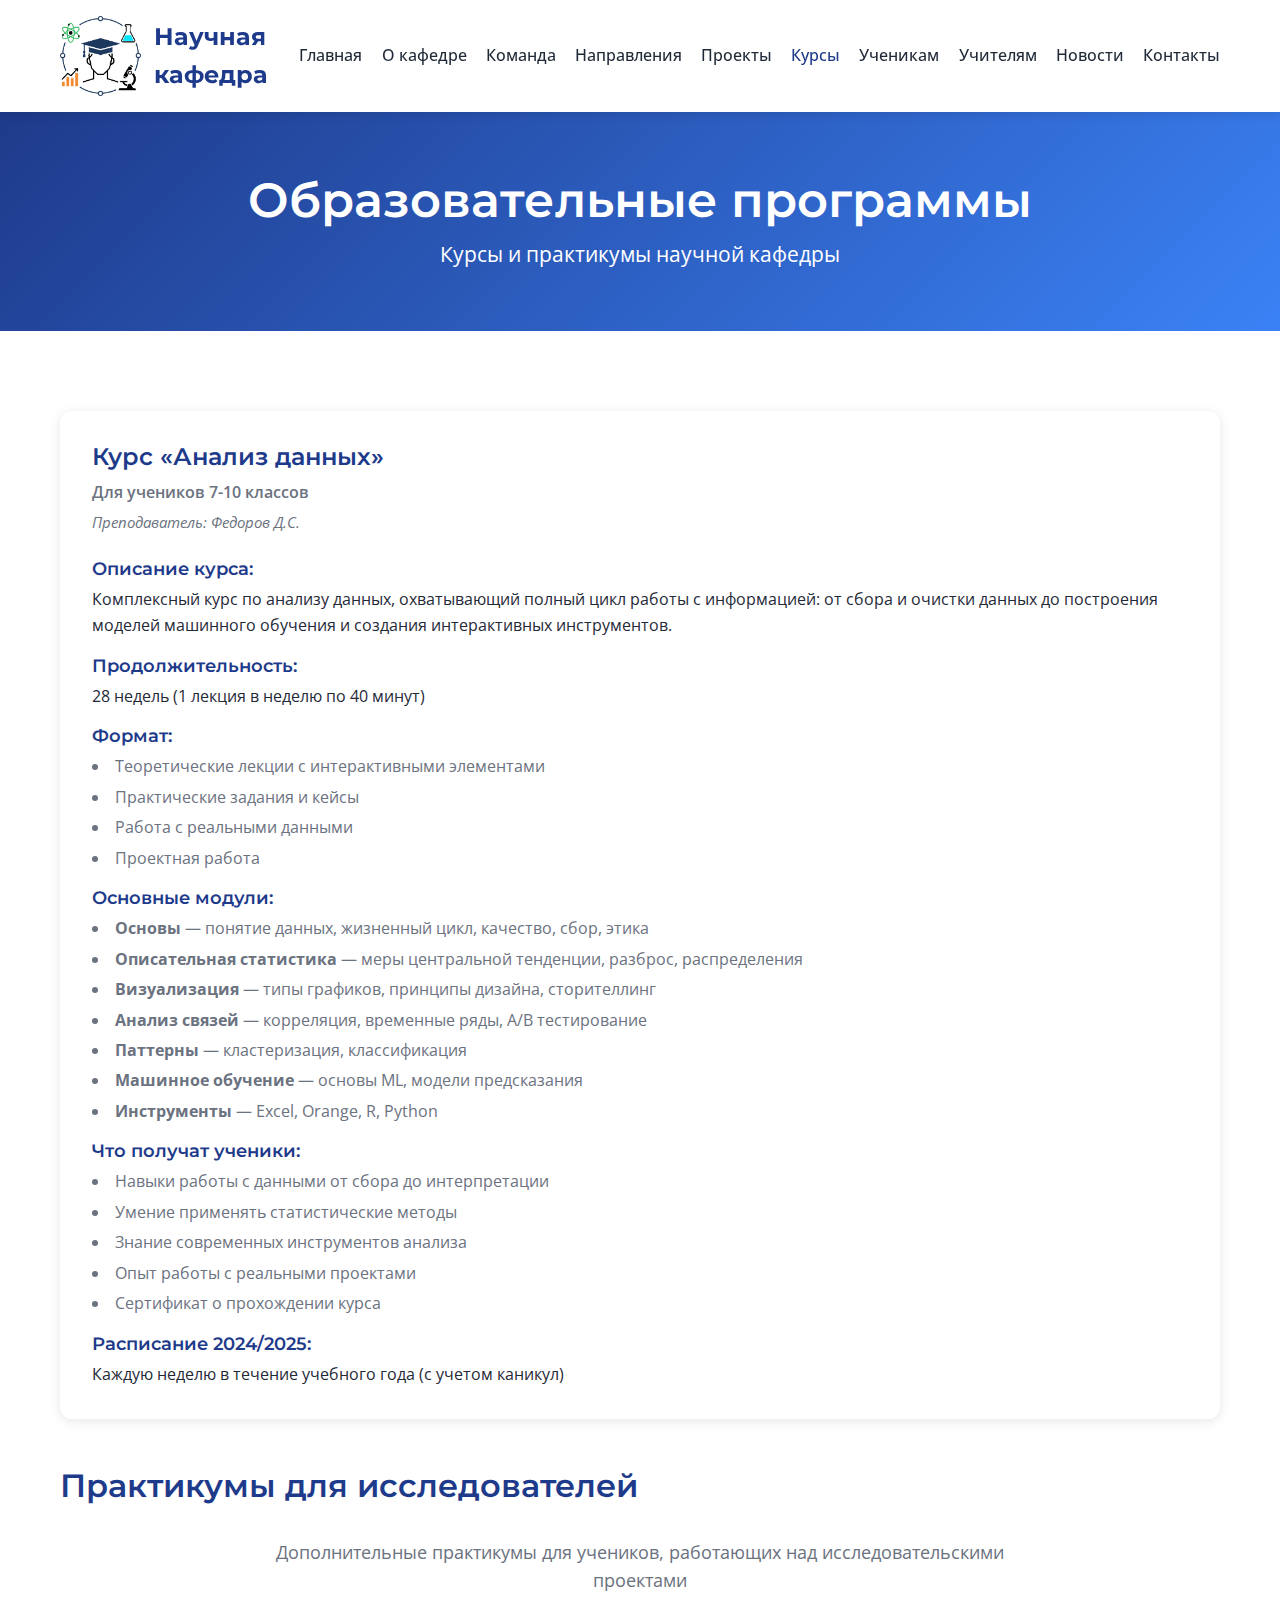
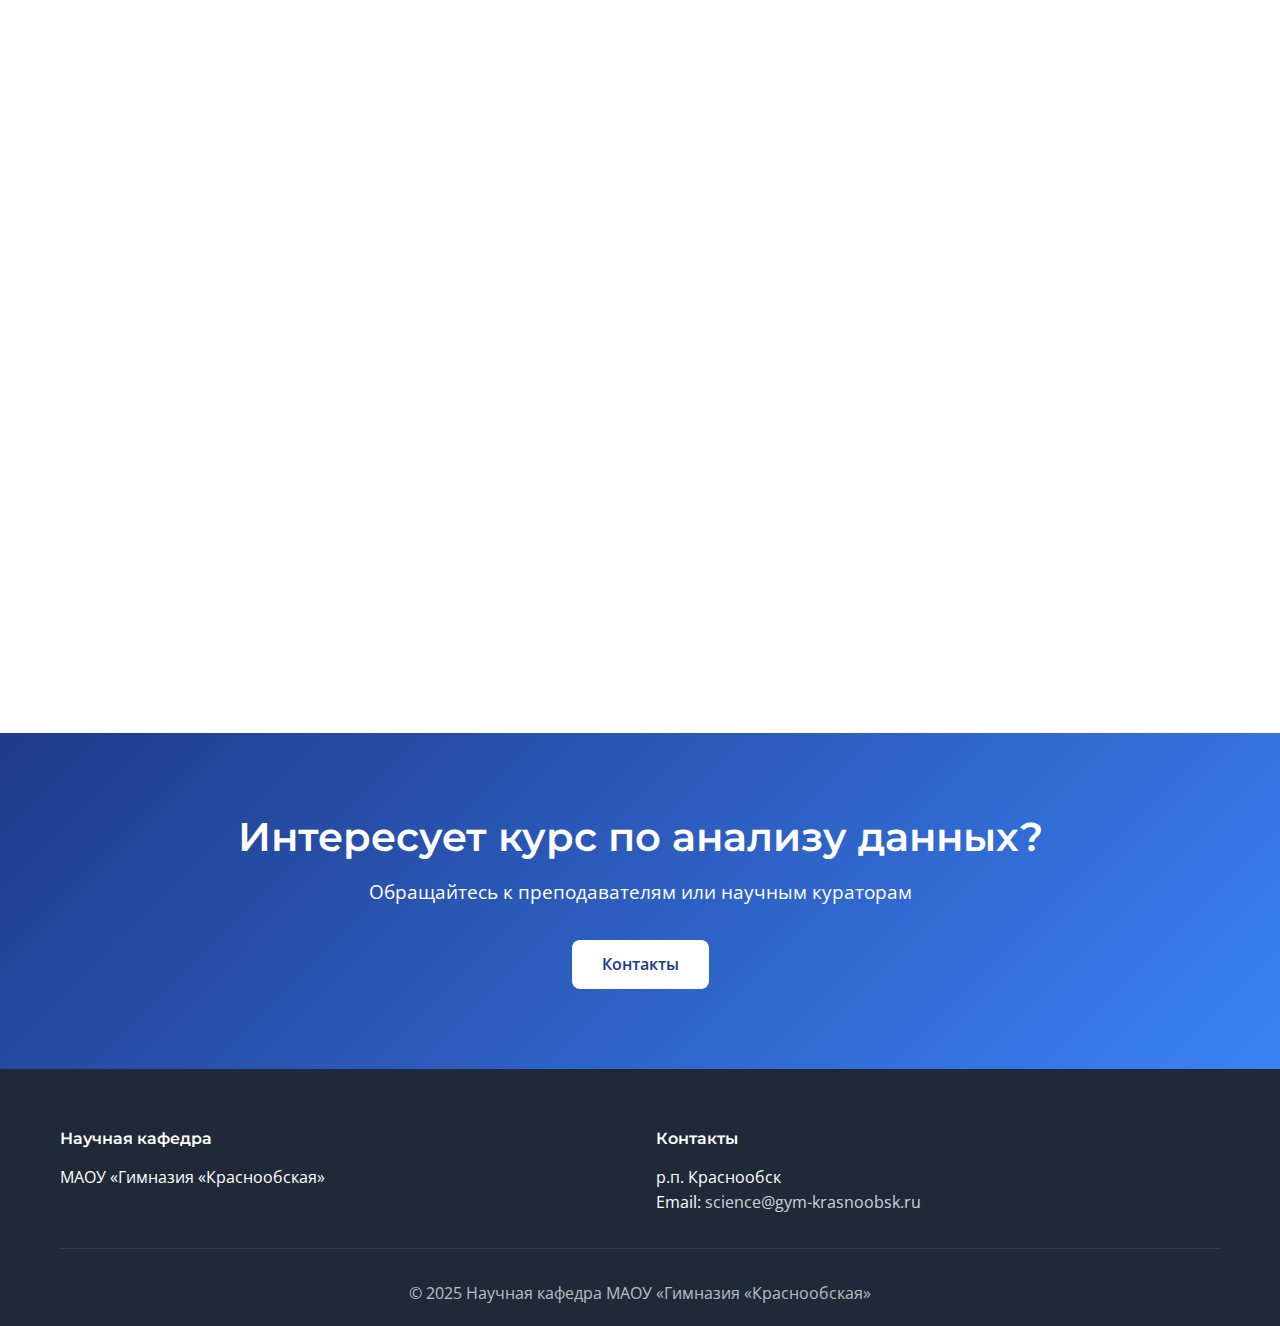
<file: courses.html>
<!DOCTYPE html>
<html lang="ru">
<head>
    <meta charset="UTF-8">
    <meta name="viewport" content="width=device-width, initial-scale=1.0">
    <title>Курсы — Научная кафедра</title>
    <link rel="stylesheet" href="style.css">
    <link href="https://fonts.googleapis.com/css2?family=Montserrat:wght@400;600;700&family=Open+Sans:wght@300;400;600&display=swap" rel="stylesheet">
</head>
<body>
    <nav class="navbar">
        <div class="container">
            <div class="nav-brand">
                <img src="logo.png" alt="Логотип" class="nav-logo">
                <a href="index.html">Научная кафедра</a>
            </div>
            <button class="nav-toggle" id="navToggle"><span></span><span></span><span></span></button>
            <ul class="nav-menu" id="navMenu">
                <li><a href="index.html">Главная</a></li>
                <li><a href="about.html">О кафедре</a></li>
                <li><a href="team.html">Команда</a></li>
                <li><a href="directions.html">Направления</a></li>
                <li><a href="projects.html">Проекты</a></li>
                <li><a href="courses.html" class="active">Курсы</a></li>
                <li><a href="for-students.html">Ученикам</a></li>
                <li><a href="for-teachers.html">Учителям</a></li>
                <li><a href="news.html">Новости</a></li>
                <li><a href="contacts.html">Контакты</a></li>
            </ul>
        </div>
    </nav>

    <section class="page-header">
        <div class="container">
            <h1>Образовательные программы</h1>
            <p>Курсы и практикумы научной кафедры</p>
        </div>
    </section>

    <section class="content-section">
        <div class="container">
            <div class="team-card">
                <div class="team-info">
                    <h3 class="team-name">Курс «Анализ данных»</h3>
                    <p class="team-position">Для учеников 7-10 классов</p>
                    <p class="team-organization">Преподаватель: Федоров Д.С.</p>
                    
                    <div class="team-details">
                        <h4>Описание курса:</h4>
                        <p>Комплексный курс по анализу данных, охватывающий полный цикл работы с информацией: от сбора и очистки данных до построения моделей машинного обучения и создания интерактивных инструментов.</p>

                        <h4>Продолжительность:</h4>
                        <p>28 недель (1 лекция в неделю по 40 минут)</p>

                        <h4>Формат:</h4>
                        <ul>
                            <li>Теоретические лекции с интерактивными элементами</li>
                            <li>Практические задания и кейсы</li>
                            <li>Работа с реальными данными</li>
                            <li>Проектная работа</li>
                        </ul>

                        <h4>Основные модули:</h4>
                        <ul>
                            <li><strong>Основы</strong> — понятие данных, жизненный цикл, качество, сбор, этика</li>
                            <li><strong>Описательная статистика</strong> — меры центральной тенденции, разброс, распределения</li>
                            <li><strong>Визуализация</strong> — типы графиков, принципы дизайна, сторителлинг</li>
                            <li><strong>Анализ связей</strong> — корреляция, временные ряды, A/B тестирование</li>
                            <li><strong>Паттерны</strong> — кластеризация, классификация</li>
                            <li><strong>Машинное обучение</strong> — основы ML, модели предсказания</li>
                            <li><strong>Инструменты</strong> — Excel, Orange, R, Python</li>
                        </ul>

                        <h4>Что получат ученики:</h4>
                        <ul>
                            <li>Навыки работы с данными от сбора до интерпретации</li>
                            <li>Умение применять статистические методы</li>
                            <li>Знание современных инструментов анализа</li>
                            <li>Опыт работы с реальными проектами</li>
                            <li>Сертификат о прохождении курса</li>
                        </ul>

                        <h4>Расписание 2024/2025:</h4>
                        <p>Каждую неделю в течение учебного года (с учетом каникул)</p>
                    </div>
                </div>
            </div>

            <h2 class="subsection-title" style="margin-top: 3rem;">Практикумы для исследователей</h2>
            <p class="center-text">Дополнительные практикумы для учеников, работающих над исследовательскими проектами</p>

            <div class="directions-grid">
                <div class="direction-card">
                    <div class="direction-icon">📊</div>
                    <h3>Визуализация результатов НИР</h3>
                    <p>Как создавать информативные графики и диаграммы для научных работ. Выбор типа визуализации, дизайн, интерпретация.</p>
                    <p><strong>Куратор:</strong> Федоров Д.С.</p>
                </div>

                <div class="direction-card">
                    <div class="direction-icon">🤖</div>
                    <h3>Технологии ИИ в анализе данных</h3>
                    <p>Применение методов искусственного интеллекта для обработки экспериментальных данных. Введение в машинное обучение.</p>
                    <p><strong>Куратор:</strong> Федоров Д.С.</p>
                </div>

                <div class="direction-card">
                    <div class="direction-icon">⚙️</div>
                    <h3>Автоматизация обработки результатов</h3>
                    <p>Создание скриптов и программ для автоматической обработки больших объемов данных. Python и R для исследователей.</p>
                    <p><strong>Куратор:</strong> Федоров Д.С.</p>
                </div>

                <div class="direction-card">
                    <div class="direction-icon">📈</div>
                    <h3>Статистическая проверка гипотез</h3>
                    <p>Как правильно проверять научные гипотезы статистическими методами. Выбор тестов, интерпретация результатов.</p>
                    <p><strong>Куратор:</strong> Федоров Д.С.</p>
                </div>
            </div>
        </div>
    </section>

    <section class="cta">
        <div class="container">
            <h2>Интересует курс по анализу данных?</h2>
            <p>Обращайтесь к преподавателям или научным кураторам</p>
            <a href="contacts.html" class="btn btn-light">Контакты</a>
        </div>
    </section>

    <footer class="footer">
        <div class="container">
            <div class="footer-content">
                <div class="footer-section">
                    <h4>Научная кафедра</h4>
                    <p>МАОУ «Гимназия «Краснообская»</p>
                </div>
                <div class="footer-section">
                    <h4>Контакты</h4>
                    <p>р.п. Краснообск</p>
                    <p>Email: <a href="mailto:science@gym-krasnoobsk.ru">science@gym-krasnoobsk.ru</a></p>
                </div>
            </div>
            <div class="footer-bottom">
                <p>&copy; 2025 Научная кафедра МАОУ «Гимназия «Краснообская»</p>
            </div>
        </div>
    </footer>

    <script src="script.js"></script>
</body>
</html>
</file>
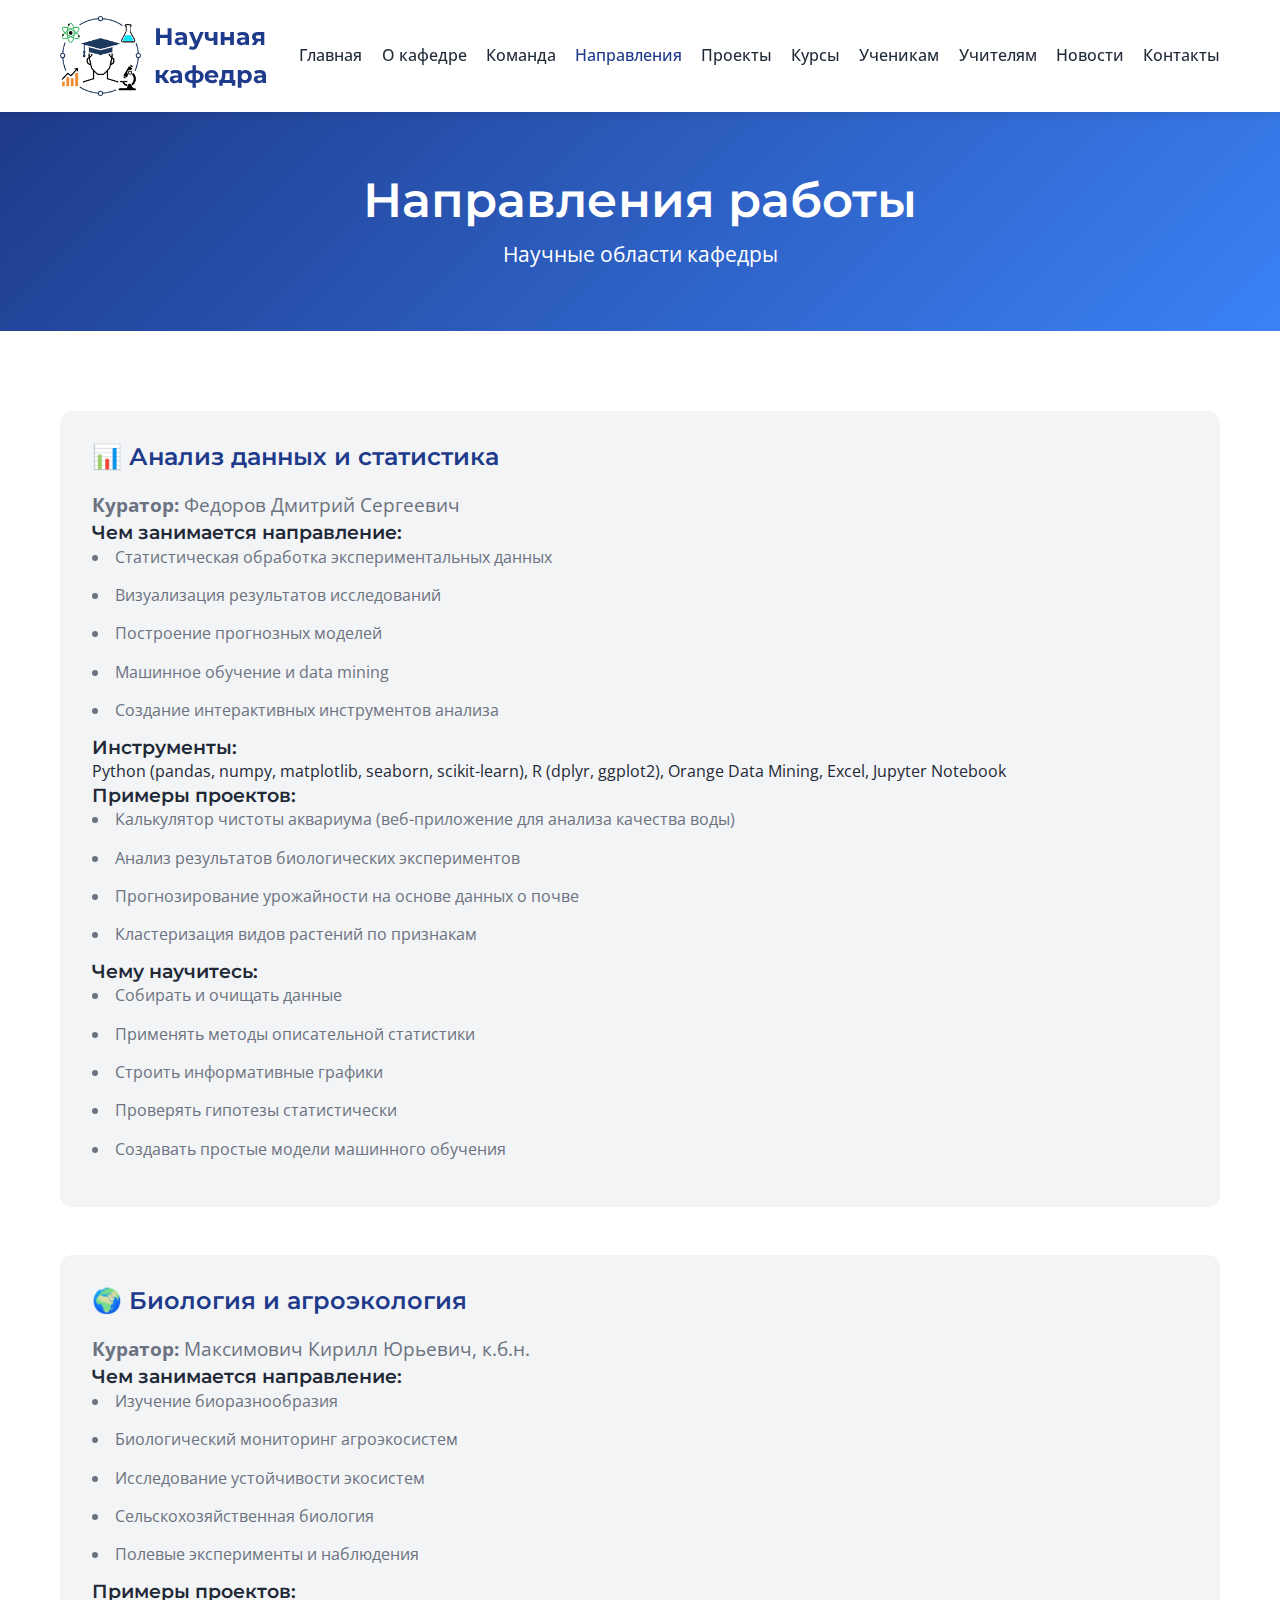
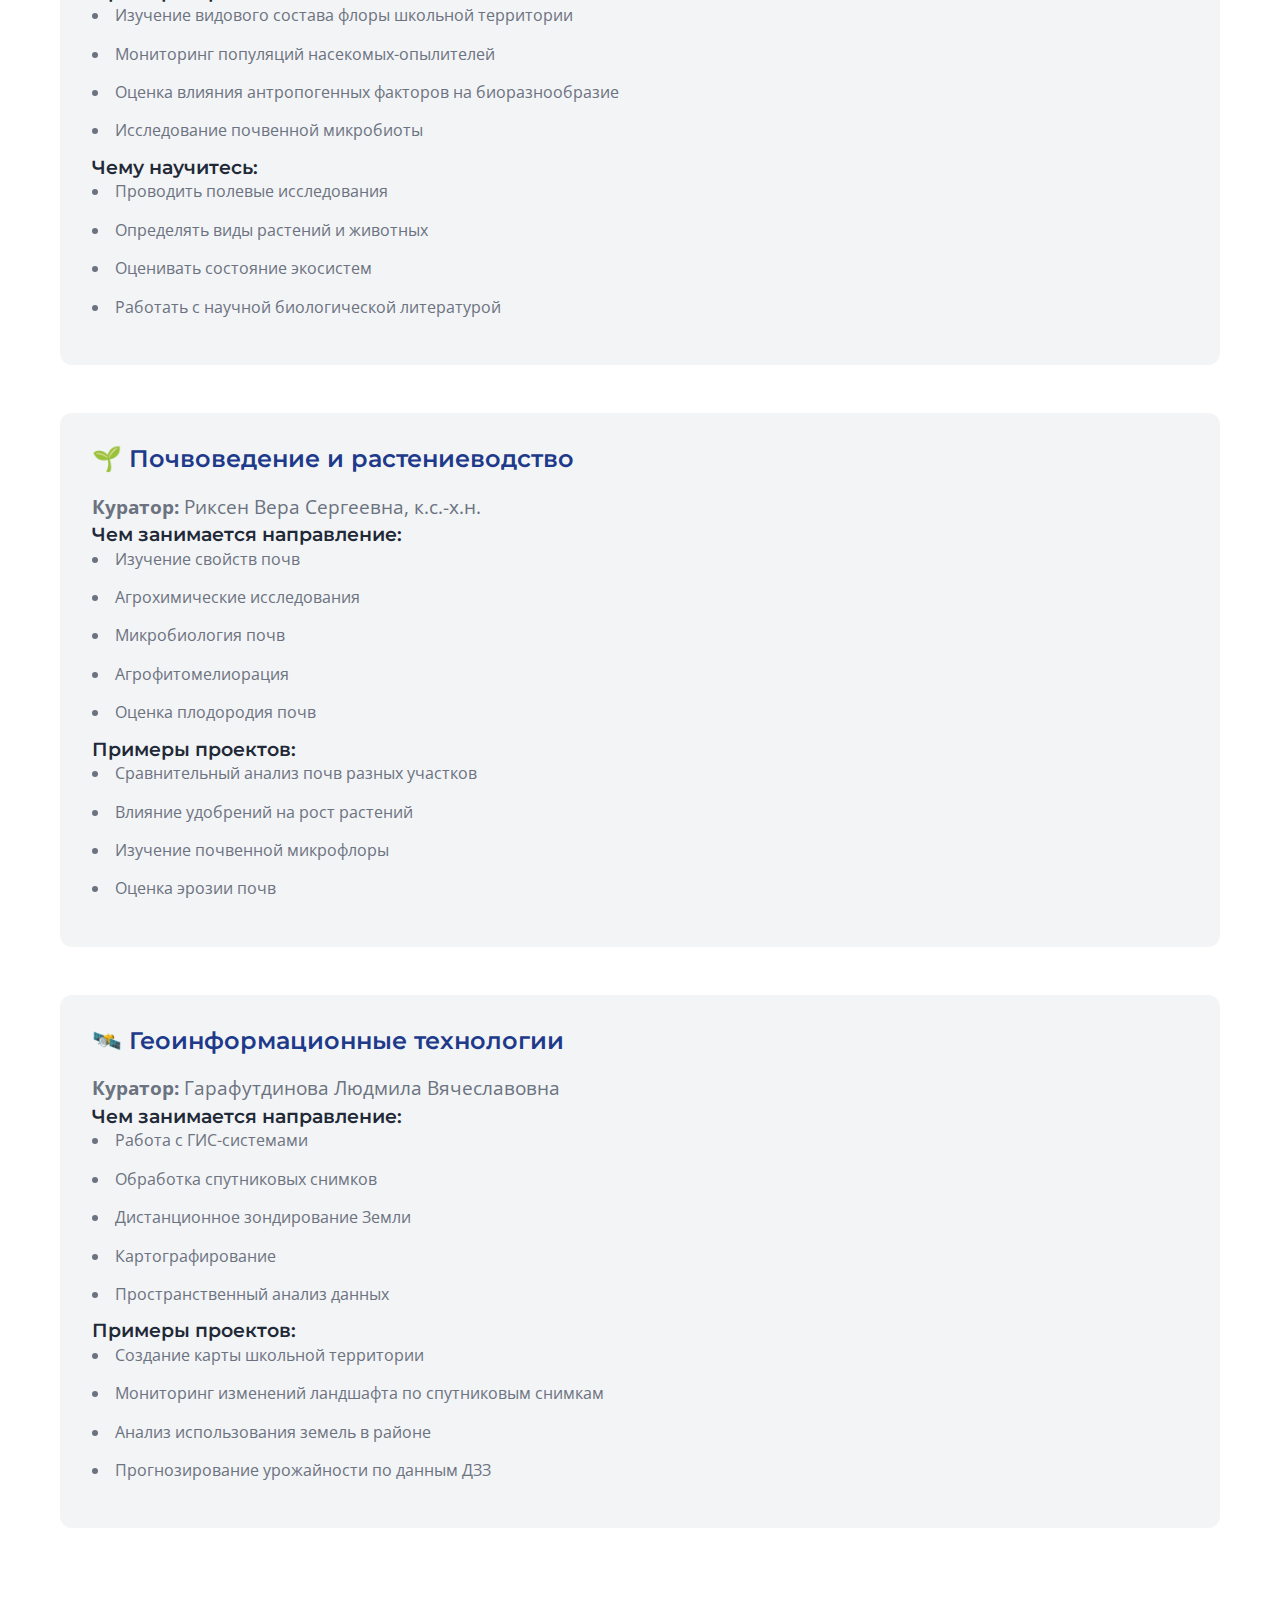
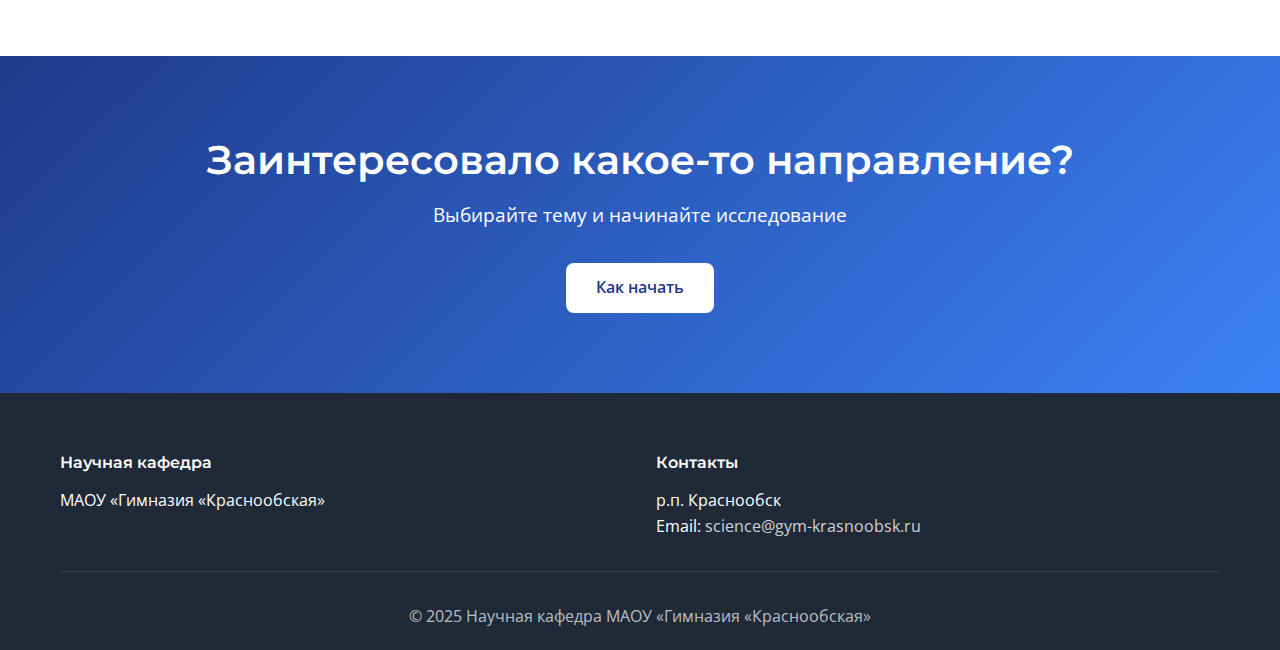
<file: directions.html>
<!DOCTYPE html>
<html lang="ru">
<head>
    <meta charset="UTF-8">
    <meta name="viewport" content="width=device-width, initial-scale=1.0">
    <title>Направления работы — Научная кафедра</title>
    <link rel="stylesheet" href="style.css">
    <link href="https://fonts.googleapis.com/css2?family=Montserrat:wght@400;600;700&family=Open+Sans:wght@300;400;600&display=swap" rel="stylesheet">
</head>
<body>
    <nav class="navbar">
        <div class="container">
            <div class="nav-brand">
                <img src="logo.png" alt="Логотип" class="nav-logo">
                <a href="index.html">Научная кафедра</a>
            </div>
            <button class="nav-toggle" id="navToggle"><span></span><span></span><span></span></button>
            <ul class="nav-menu" id="navMenu">
                <li><a href="index.html">Главная</a></li>
                <li><a href="about.html">О кафедре</a></li>
                <li><a href="team.html">Команда</a></li>
                <li><a href="directions.html" class="active">Направления</a></li>
                <li><a href="projects.html">Проекты</a></li>
                <li><a href="courses.html">Курсы</a></li>
                <li><a href="for-students.html">Ученикам</a></li>
                <li><a href="for-teachers.html">Учителям</a></li>
                <li><a href="news.html">Новости</a></li>
                <li><a href="contacts.html">Контакты</a></li>
            </ul>
        </div>
    </nav>

    <section class="page-header">
        <div class="container">
            <h1>Направления работы</h1>
            <p>Научные области кафедры</p>
        </div>
    </section>

    <section class="content-section">
        <div class="container">
            <div class="content-box" id="data-analysis">
                <h2>📊 Анализ данных и статистика</h2>
                <p class="lead"><strong>Куратор:</strong> Федоров Дмитрий Сергеевич</p>
                
                <h3>Чем занимается направление:</h3>
                <ul class="detailed-list">
                    <li>Статистическая обработка экспериментальных данных</li>
                    <li>Визуализация результатов исследований</li>
                    <li>Построение прогнозных моделей</li>
                    <li>Машинное обучение и data mining</li>
                    <li>Создание интерактивных инструментов анализа</li>
                </ul>

                <h3>Инструменты:</h3>
                <p>Python (pandas, numpy, matplotlib, seaborn, scikit-learn), R (dplyr, ggplot2), Orange Data Mining, Excel, Jupyter Notebook</p>

                <h3>Примеры проектов:</h3>
                <ul class="detailed-list">
                    <li>Калькулятор чистоты аквариума (веб-приложение для анализа качества воды)</li>
                    <li>Анализ результатов биологических экспериментов</li>
                    <li>Прогнозирование урожайности на основе данных о почве</li>
                    <li>Кластеризация видов растений по признакам</li>
                </ul>

                <h3>Чему научитесь:</h3>
                <ul class="detailed-list">
                    <li>Собирать и очищать данные</li>
                    <li>Применять методы описательной статистики</li>
                    <li>Строить информативные графики</li>
                    <li>Проверять гипотезы статистически</li>
                    <li>Создавать простые модели машинного обучения</li>
                </ul>
            </div>

            <div class="content-box" id="biology">
                <h2>🌍 Биология и агроэкология</h2>
                <p class="lead"><strong>Куратор:</strong> Максимович Кирилл Юрьевич, к.б.н.</p>
                
                <h3>Чем занимается направление:</h3>
                <ul class="detailed-list">
                    <li>Изучение биоразнообразия</li>
                    <li>Биологический мониторинг агроэкосистем</li>
                    <li>Исследование устойчивости экосистем</li>
                    <li>Сельскохозяйственная биология</li>
                    <li>Полевые эксперименты и наблюдения</li>
                </ul>

                <h3>Примеры проектов:</h3>
                <ul class="detailed-list">
                    <li>Изучение видового состава флоры школьной территории</li>
                    <li>Мониторинг популяций насекомых-опылителей</li>
                    <li>Оценка влияния антропогенных факторов на биоразнообразие</li>
                    <li>Исследование почвенной микробиоты</li>
                </ul>

                <h3>Чему научитесь:</h3>
                <ul class="detailed-list">
                    <li>Проводить полевые исследования</li>
                    <li>Определять виды растений и животных</li>
                    <li>Оценивать состояние экосистем</li>
                    <li>Работать с научной биологической литературой</li>
                </ul>
            </div>

            <div class="content-box" id="soil">
                <h2>🌱 Почвоведение и растениеводство</h2>
                <p class="lead"><strong>Куратор:</strong> Риксен Вера Сергеевна, к.с.-х.н.</p>
                
                <h3>Чем занимается направление:</h3>
                <ul class="detailed-list">
                    <li>Изучение свойств почв</li>
                    <li>Агрохимические исследования</li>
                    <li>Микробиология почв</li>
                    <li>Агрофитомелиорация</li>
                    <li>Оценка плодородия почв</li>
                </ul>

                <h3>Примеры проектов:</h3>
                <ul class="detailed-list">
                    <li>Сравнительный анализ почв разных участков</li>
                    <li>Влияние удобрений на рост растений</li>
                    <li>Изучение почвенной микрофлоры</li>
                    <li>Оценка эрозии почв</li>
                </ul>
            </div>

            <div class="content-box" id="gis">
                <h2>🛰️ Геоинформационные технологии</h2>
                <p class="lead"><strong>Куратор:</strong> Гарафутдинова Людмила Вячеславовна</p>
                
                <h3>Чем занимается направление:</h3>
                <ul class="detailed-list">
                    <li>Работа с ГИС-системами</li>
                    <li>Обработка спутниковых снимков</li>
                    <li>Дистанционное зондирование Земли</li>
                    <li>Картографирование</li>
                    <li>Пространственный анализ данных</li>
                </ul>

                <h3>Примеры проектов:</h3>
                <ul class="detailed-list">
                    <li>Создание карты школьной территории</li>
                    <li>Мониторинг изменений ландшафта по спутниковым снимкам</li>
                    <li>Анализ использования земель в районе</li>
                    <li>Прогнозирование урожайности по данным ДЗЗ</li>
                </ul>
            </div>
        </div>
    </section>

    <section class="cta">
        <div class="container">
            <h2>Заинтересовало какое-то направление?</h2>
            <p>Выбирайте тему и начинайте исследование</p>
            <a href="for-students.html" class="btn btn-light">Как начать</a>
        </div>
    </section>

    <footer class="footer">
        <div class="container">
            <div class="footer-content">
                <div class="footer-section">
                    <h4>Научная кафедра</h4>
                    <p>МАОУ «Гимназия «Краснообская»</p>
                </div>
                <div class="footer-section">
                    <h4>Контакты</h4>
                    <p>р.п. Краснообск</p>
                    <p>Email: <a href="mailto:science@gym-krasnoobsk.ru">science@gym-krasnoobsk.ru</a></p>
                </div>
            </div>
            <div class="footer-bottom">
                <p>&copy; 2025 Научная кафедра МАОУ «Гимназия «Краснообская»</p>
            </div>
        </div>
    </footer>

    <script src="script.js"></script>
</body>
</html>
</file>
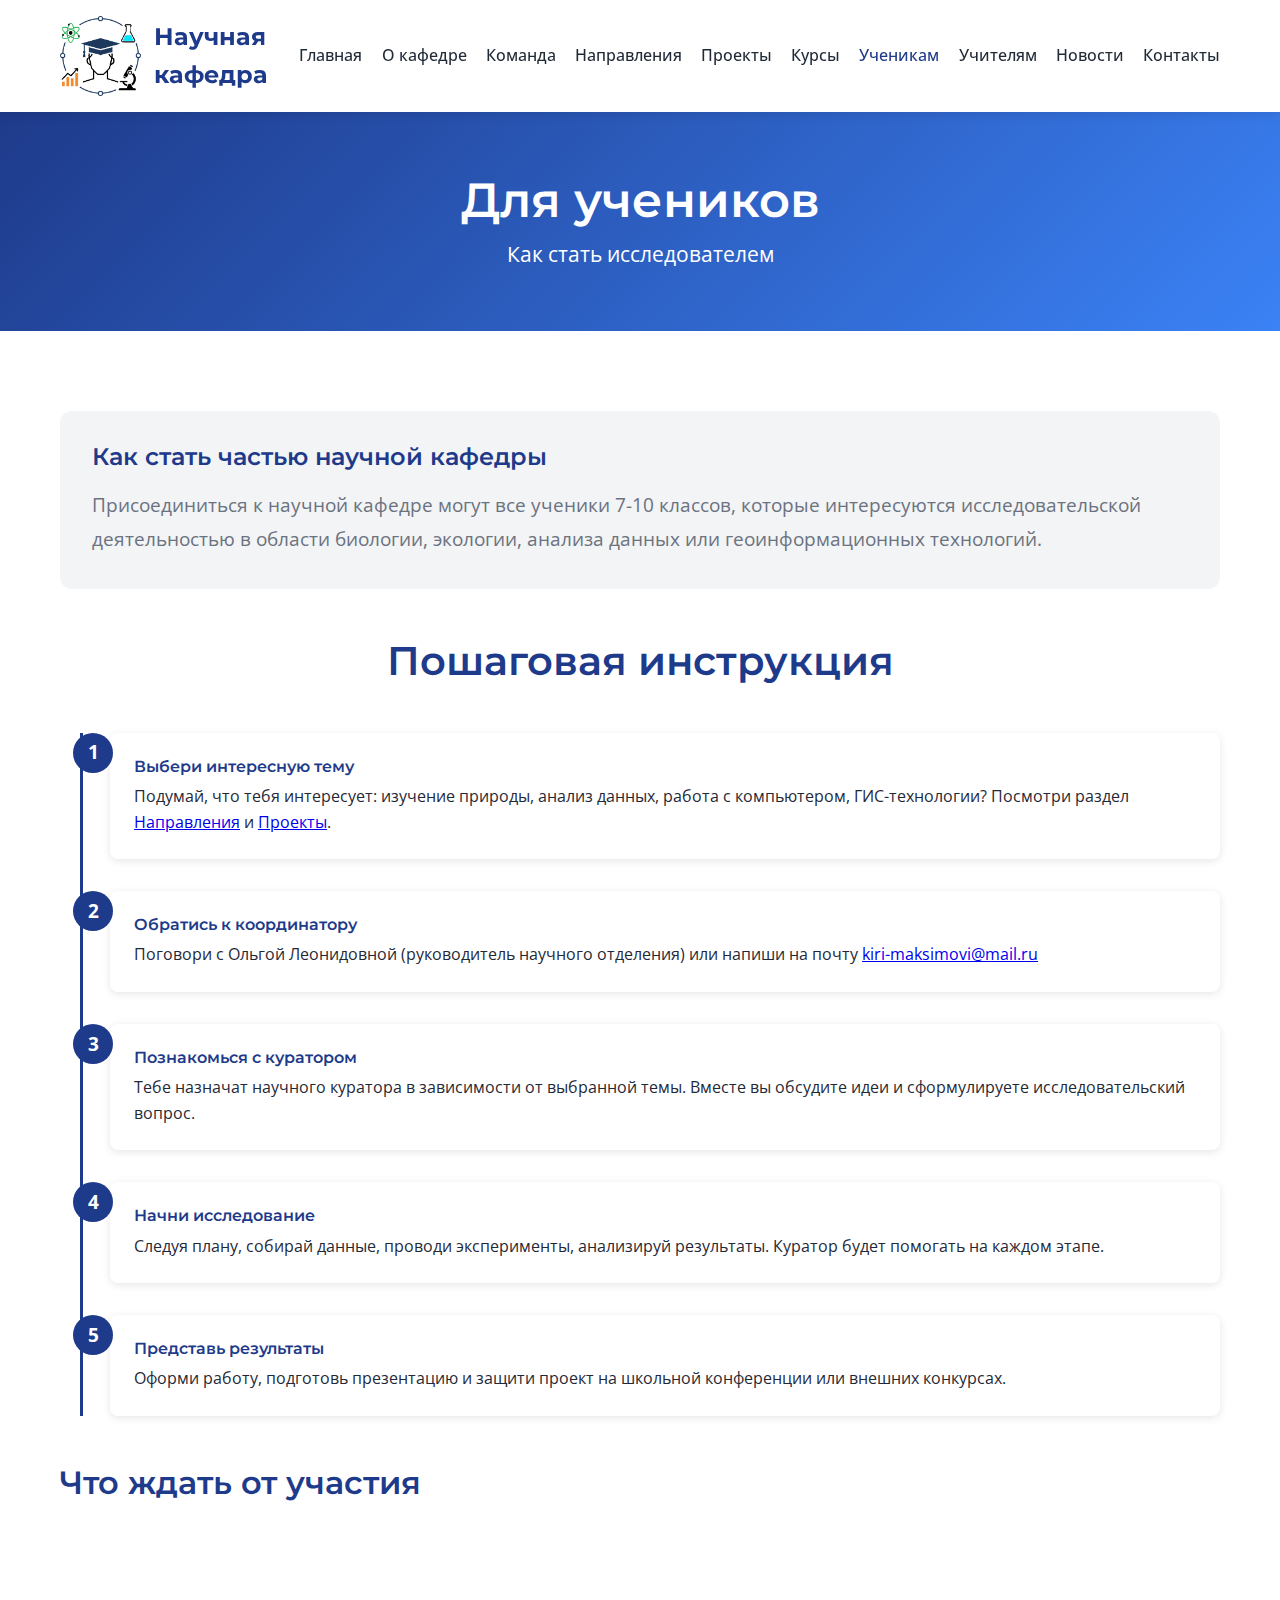
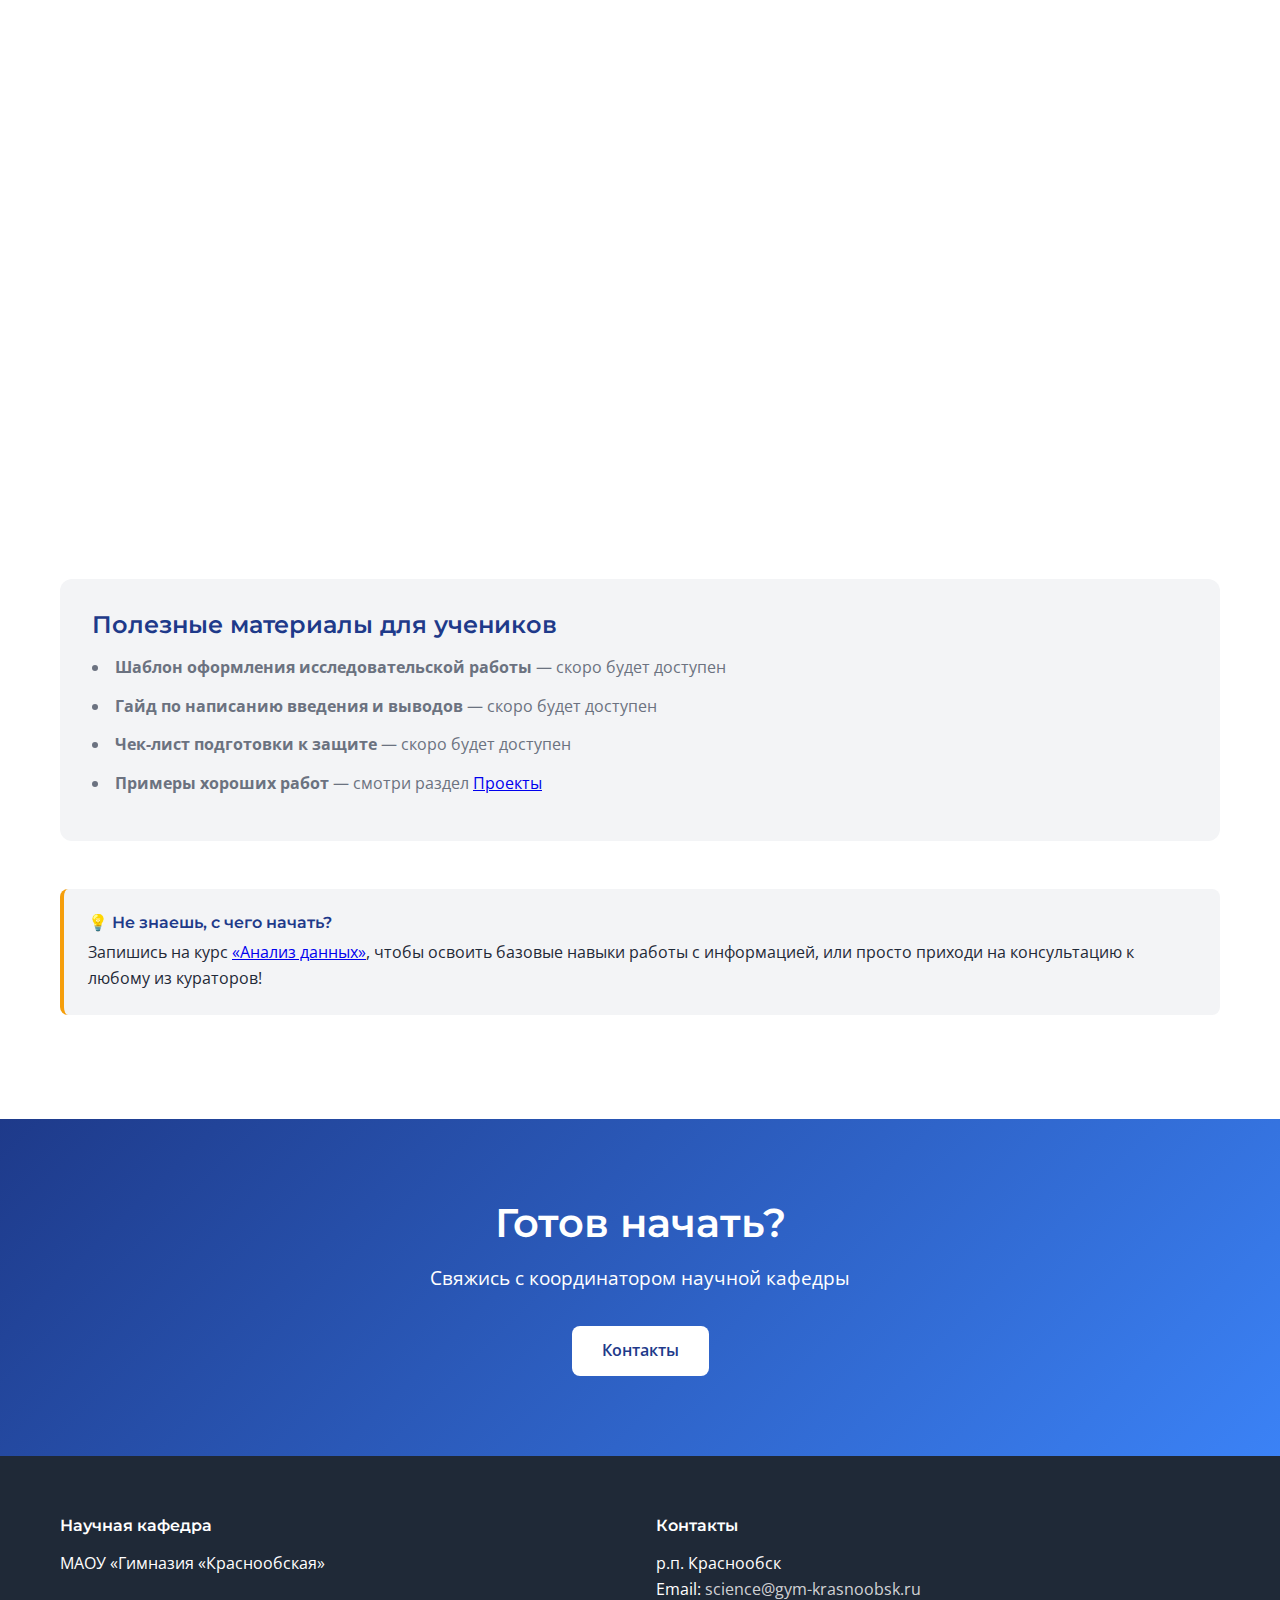
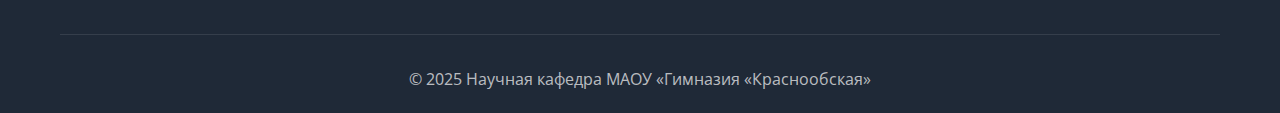
<file: for-students.html>
<!DOCTYPE html>
<html lang="ru">
<head>
    <meta charset="UTF-8">
    <meta name="viewport" content="width=device-width, initial-scale=1.0">
    <title>Ученикам — Научная кафедра</title>
    <link rel="stylesheet" href="style.css">
    <link href="https://fonts.googleapis.com/css2?family=Montserrat:wght@400;600;700&family=Open+Sans:wght@300;400;600&display=swap" rel="stylesheet">
</head>
<body>
    <nav class="navbar">
        <div class="container">
            <div class="nav-brand">
                <img src="logo.png" alt="Логотип" class="nav-logo">
                <a href="index.html">Научная кафедра</a>
            </div>
            <button class="nav-toggle" id="navToggle"><span></span><span></span><span></span></button>
            <ul class="nav-menu" id="navMenu">
                <li><a href="index.html">Главная</a></li>
                <li><a href="about.html">О кафедре</a></li>
                <li><a href="team.html">Команда</a></li>
                <li><a href="directions.html">Направления</a></li>
                <li><a href="projects.html">Проекты</a></li>
                <li><a href="courses.html">Курсы</a></li>
                <li><a href="for-students.html" class="active">Ученикам</a></li>
                <li><a href="for-teachers.html">Учителям</a></li>
                <li><a href="news.html">Новости</a></li>
                <li><a href="contacts.html">Контакты</a></li>
            </ul>
        </div>
    </nav>

    <section class="page-header">
        <div class="container">
            <h1>Для учеников</h1>
            <p>Как стать исследователем</p>
        </div>
    </section>

    <section class="content-section">
        <div class="container">
            <div class="content-box">
                <h2>Как стать частью научной кафедры</h2>
                <p class="lead">Присоединиться к научной кафедре могут все ученики 7-10 классов, которые интересуются исследовательской деятельностью в области биологии, экологии, анализа данных или геоинформационных технологий.</p>
            </div>

            <h2 class="section-title">Пошаговая инструкция</h2>
            
            <div class="timeline">
                <div class="timeline-item">
                    <div class="timeline-marker">1</div>
                    <div class="timeline-content">
                        <h4>Выбери интересную тему</h4>
                        <p>Подумай, что тебя интересует: изучение природы, анализ данных, работа с компьютером, ГИС-технологии? Посмотри раздел <a href="directions.html">Направления</a> и <a href="projects.html">Проекты</a>.</p>
                    </div>
                </div>

                <div class="timeline-item">
                    <div class="timeline-marker">2</div>
                    <div class="timeline-content">
                        <h4>Обратись к координатору</h4>
                        <p>Поговори с Ольгой Леонидовной (руководитель научного отделения) или напиши на почту <a href="mailto:kiri-maksimovi@mail.ru">kiri-maksimovi@mail.ru</a></p>
                    </div>
                </div>

                <div class="timeline-item">
                    <div class="timeline-marker">3</div>
                    <div class="timeline-content">
                        <h4>Познакомься с куратором</h4>
                        <p>Тебе назначат научного куратора в зависимости от выбранной темы. Вместе вы обсудите идеи и сформулируете исследовательский вопрос.</p>
                    </div>
                </div>

                <div class="timeline-item">
                    <div class="timeline-marker">4</div>
                    <div class="timeline-content">
                        <h4>Начни исследование</h4>
                        <p>Следуя плану, собирай данные, проводи эксперименты, анализируй результаты. Куратор будет помогать на каждом этапе.</p>
                    </div>
                </div>

                <div class="timeline-item">
                    <div class="timeline-marker">5</div>
                    <div class="timeline-content">
                        <h4>Представь результаты</h4>
                        <p>Оформи работу, подготовь презентацию и защити проект на школьной конференции или внешних конкурсах.</p>
                    </div>
                </div>
            </div>

            <h2 class="subsection-title">Что ждать от участия</h2>

            <div class="tasks-grid">
                <div class="task-card">
                    <div class="task-icon">⏰</div>
                    <h4>Сколько времени занимает?</h4>
                    <p>В среднем 2-3 часа в неделю на работу над проектом плюс консультации с куратором по индивидуальному графику.</p>
                </div>

                <div class="task-card">
                    <div class="task-icon">🎯</div>
                    <h4>Нужны ли специальные знания?</h4>
                    <p>Нет! Куратор научит всему необходимому. Главное — интерес и готовность учиться.</p>
                </div>

                <div class="task-card">
                    <div class="task-icon">👥</div>
                    <h4>Можно ли работать в группе?</h4>
                    <p>Да, можно работать как индивидуально, так и в команде из 2-3 человек.</p>
                </div>

                <div class="task-card">
                    <div class="task-icon">🏆</div>
                    <h4>Какие результаты?</h4>
                    <p>Готовая исследовательская работа, опыт научной деятельности, возможность побед на конференциях, сертификаты.</p>
                </div>
            </div>

            <div class="content-box" style="margin-top: 3rem;">
                <h2>Полезные материалы для учеников</h2>
                <ul class="detailed-list">
                    <li><strong>Шаблон оформления исследовательской работы</strong> — скоро будет доступен</li>
                    <li><strong>Гайд по написанию введения и выводов</strong> — скоро будет доступен</li>
                    <li><strong>Чек-лист подготовки к защите</strong> — скоро будет доступен</li>
                    <li><strong>Примеры хороших работ</strong> — смотри раздел <a href="projects.html">Проекты</a></li>
                </ul>
            </div>

            <div class="highlight-box" style="margin-top: 2rem;">
                <h4>💡 Не знаешь, с чего начать?</h4>
                <p>Запишись на курс <a href="courses.html">«Анализ данных»</a>, чтобы освоить базовые навыки работы с информацией, или просто приходи на консультацию к любому из кураторов!</p>
            </div>
        </div>
    </section>

    <section class="cta">
        <div class="container">
            <h2>Готов начать?</h2>
            <p>Свяжись с координатором научной кафедры</p>
            <a href="contacts.html" class="btn btn-light">Контакты</a>
        </div>
    </section>

    <footer class="footer">
        <div class="container">
            <div class="footer-content">
                <div class="footer-section">
                    <h4>Научная кафедра</h4>
                    <p>МАОУ «Гимназия «Краснообская»</p>
                </div>
                <div class="footer-section">
                    <h4>Контакты</h4>
                    <p>р.п. Краснообск</p>
                    <p>Email: <a href="mailto:science@gym-krasnoobsk.ru">science@gym-krasnoobsk.ru</a></p>
                </div>
            </div>
            <div class="footer-bottom">
                <p>&copy; 2025 Научная кафедра МАОУ «Гимназия «Краснообская»</p>
            </div>
        </div>
    </footer>

    <script src="script.js"></script>
</body>
</html>
</file>
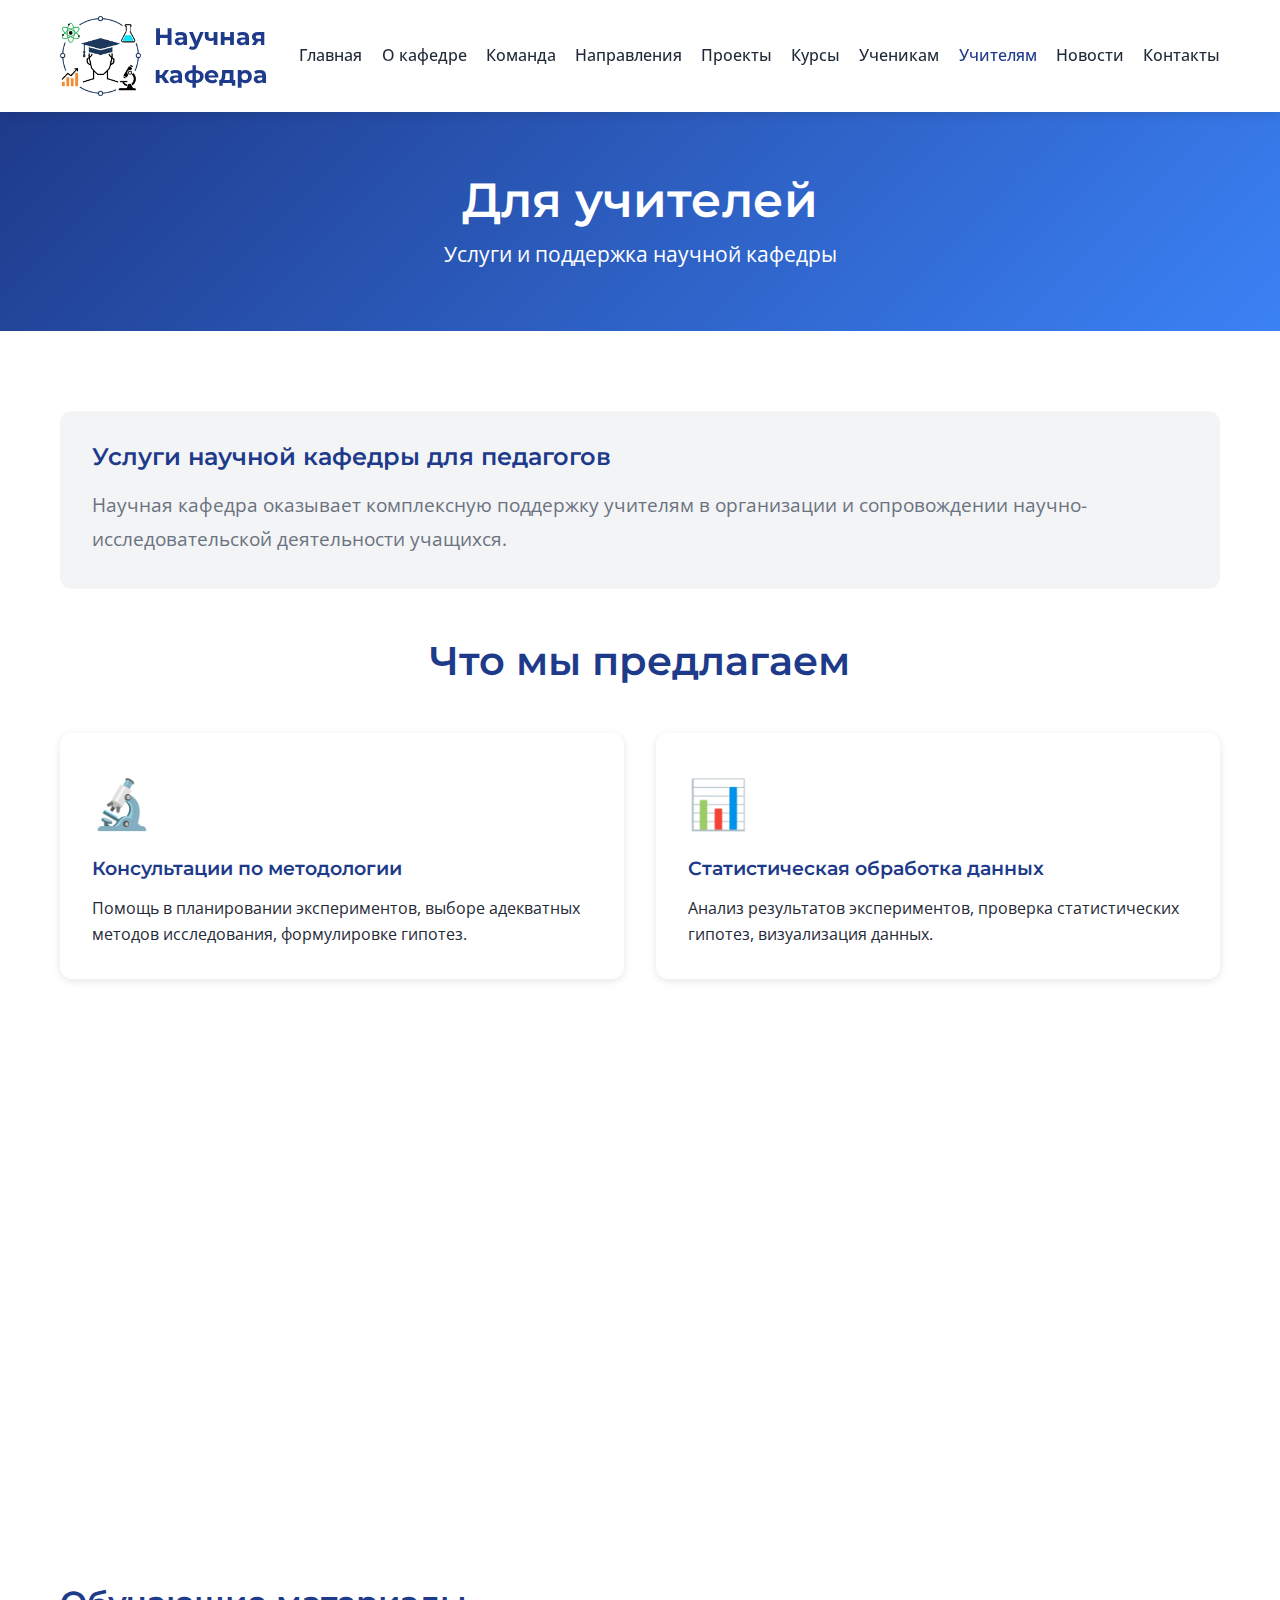
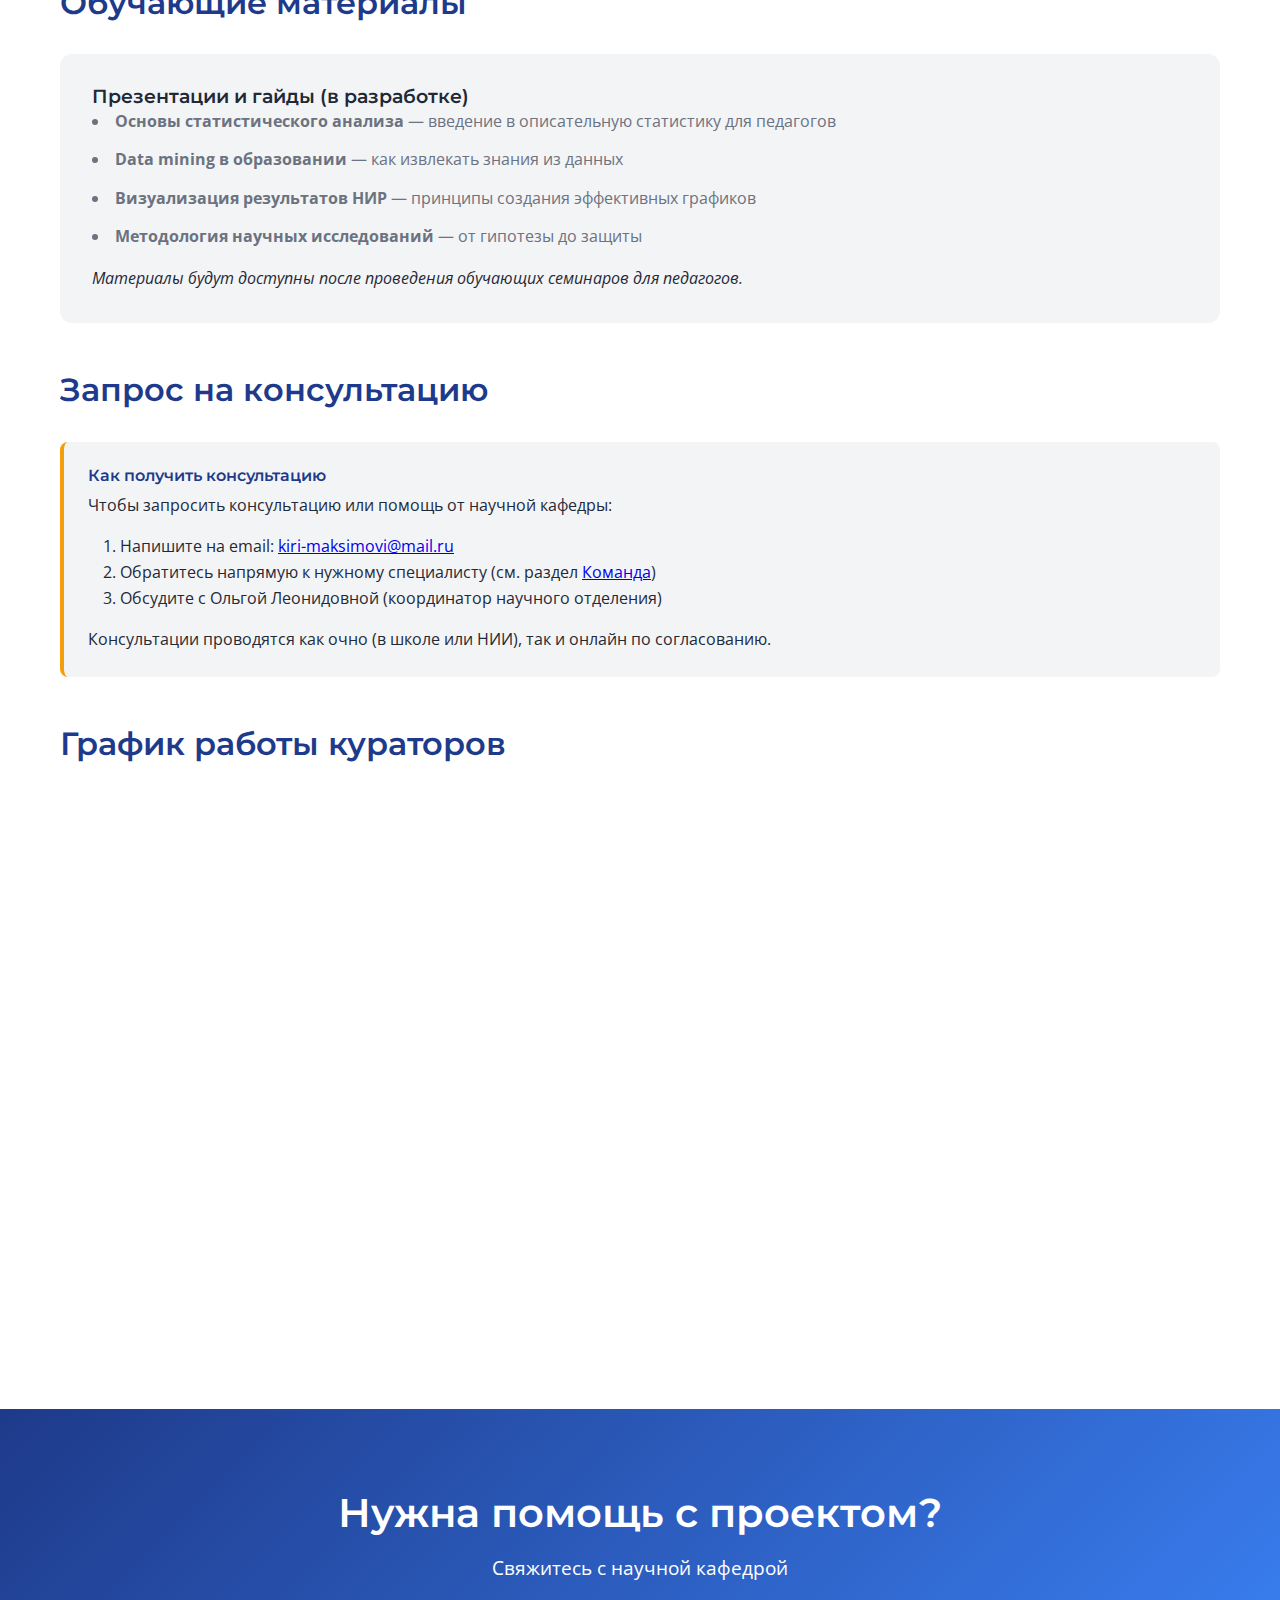
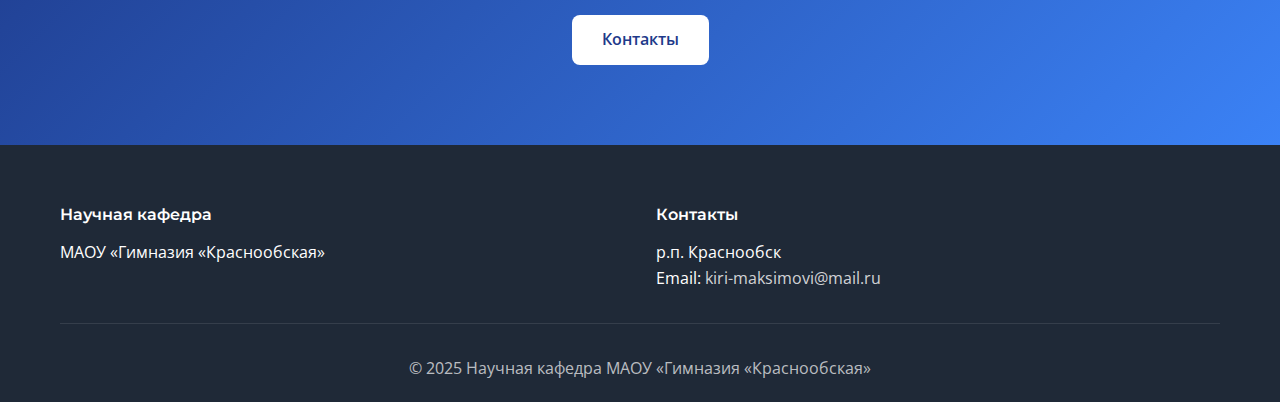
<file: for-teachers.html>
<!DOCTYPE html>
<html lang="ru">
<head>
    <meta charset="UTF-8">
    <meta name="viewport" content="width=device-width, initial-scale=1.0">
    <title>Учителям — Научная кафедра</title>
    <link rel="stylesheet" href="style.css">
    <link href="https://fonts.googleapis.com/css2?family=Montserrat:wght@400;600;700&family=Open+Sans:wght@300;400;600&display=swap" rel="stylesheet">
</head>
<body>
    <nav class="navbar">
        <div class="container">
            <div class="nav-brand">
                <img src="logo.png" alt="Логотип" class="nav-logo">
                <a href="index.html">Научная кафедра</a>
            </div>
            <button class="nav-toggle" id="navToggle"><span></span><span></span><span></span></button>
            <ul class="nav-menu" id="navMenu">
                <li><a href="index.html">Главная</a></li>
                <li><a href="about.html">О кафедре</a></li>
                <li><a href="team.html">Команда</a></li>
                <li><a href="directions.html">Направления</a></li>
                <li><a href="projects.html">Проекты</a></li>
                <li><a href="courses.html">Курсы</a></li>
                <li><a href="for-students.html">Ученикам</a></li>
                <li><a href="for-teachers.html" class="active">Учителям</a></li>
                <li><a href="news.html">Новости</a></li>
                <li><a href="contacts.html">Контакты</a></li>
            </ul>
        </div>
    </nav>

    <section class="page-header">
        <div class="container">
            <h1>Для учителей</h1>
            <p>Услуги и поддержка научной кафедры</p>
        </div>
    </section>

    <section class="content-section">
        <div class="container">
            <div class="content-box">
                <h2>Услуги научной кафедры для педагогов</h2>
                <p class="lead">Научная кафедра оказывает комплексную поддержку учителям в организации и сопровождении научно-исследовательской деятельности учащихся.</p>
            </div>

            <h2 class="section-title">Что мы предлагаем</h2>

            <div class="directions-grid">
                <div class="direction-card">
                    <div class="direction-icon">🔬</div>
                    <h3>Консультации по методологии</h3>
                    <p>Помощь в планировании экспериментов, выборе адекватных методов исследования, формулировке гипотез.</p>
                </div>

                <div class="direction-card">
                    <div class="direction-icon">📊</div>
                    <h3>Статистическая обработка данных</h3>
                    <p>Анализ результатов экспериментов, проверка статистических гипотез, визуализация данных.</p>
                </div>

                <div class="direction-card">
                    <div class="direction-icon">📝</div>
                    <h3>Помощь с публикациями</h3>
                    <p>Консультации по оформлению научных работ, подготовке статей, выбору изданий.</p>
                </div>

                <div class="direction-card">
                    <div class="direction-icon">🎤</div>
                    <h3>Подготовка к конференциям</h3>
                    <p>Помощь в подготовке презентаций, тренировка выступлений, экспертная оценка работ.</p>
                </div>

                <div class="direction-card">
                    <div class="direction-icon">🛠️</div>
                    <h3>Обучение инструментам</h3>
                    <p>Практикумы по работе с Excel, R, Python, Orange, ГИС-системами для обработки данных.</p>
                </div>

                <div class="direction-card">
                    <div class="direction-icon">👥</div>
                    <h3>Совместные проекты</h3>
                    <p>Участие в исследовательских проектах вместе с учёными РАН, публикации в соавторстве.</p>
                </div>
            </div>

            <h2 class="subsection-title" style="margin-top: 3rem;">Обучающие материалы</h2>

            <div class="content-box">
                <h3>Презентации и гайды (в разработке)</h3>
                <ul class="detailed-list">
                    <li><strong>Основы статистического анализа</strong> — введение в описательную статистику для педагогов</li>
                    <li><strong>Data mining в образовании</strong> — как извлекать знания из данных</li>
                    <li><strong>Визуализация результатов НИР</strong> — принципы создания эффективных графиков</li>
                    <li><strong>Методология научных исследований</strong> — от гипотезы до защиты</li>
                </ul>

                <p style="margin-top: 1rem;"><em>Материалы будут доступны после проведения обучающих семинаров для педагогов.</em></p>
            </div>

            <h2 class="subsection-title">Запрос на консультацию</h2>

            <div class="highlight-box">
                <h4>Как получить консультацию</h4>
                <p>Чтобы запросить консультацию или помощь от научной кафедры:</p>
                <ol style="margin-left: 2rem; margin-top: 1rem;">
                    <li>Напишите на email: <a href="mailto:kiri-maksimovi@mail.ru">kiri-maksimovi@mail.ru</a></li>
                    <li>Обратитесь напрямую к нужному специалисту (см. раздел <a href="team.html">Команда</a>)</li>
                    <li>Обсудите с Ольгой Леонидовной (координатор научного отделения)</li>
                </ol>
                <p style="margin-top: 1rem;">Консультации проводятся как очно (в школе или НИИ), так и онлайн по согласованию.</p>
            </div>

            <h2 class="subsection-title">График работы кураторов</h2>

            <div class="team-grid">
                <div class="team-card">
                    <div class="team-info">
                        <h3 class="team-name">Федоров Дмитрий Сергеевич</h3>
                        <p class="team-position">Анализ данных, статистика</p>
                        
                        <div class="team-details">
                            <h4>Доступен для консультаций:</h4>
                            <p>По индивидуальному расписанию (договориться заранее)</p>
                            
                            <h4>Помогает с:</h4>
                            <ul>
                                <li>Обработкой экспериментальных данных</li>
                                <li>Статистическим анализом</li>
                                <li>Визуализацией результатов</li>
                                <li>Созданием интерактивных инструментов</li>
                                <li>Обучением работе с R, Python, Excel</li>
                            </ul>
                        </div>
                    </div>
                </div>

                <div class="team-card">
                    <div class="team-info">
                        <h3 class="team-name">Другие кураторы</h3>
                        <p class="team-position">Биология, почвоведение, ГИС</p>
                        
                        <div class="team-details">
                            <p>Информация о графике консультаций с другими кураторами будет доступна позже. Обращайтесь к координатору для записи на консультацию.</p>
                        </div>
                    </div>
                </div>
            </div>
        </div>
    </section>

    <section class="cta">
        <div class="container">
            <h2>Нужна помощь с проектом?</h2>
            <p>Свяжитесь с научной кафедрой</p>
            <a href="contacts.html" class="btn btn-light">Контакты</a>
        </div>
    </section>

    <footer class="footer">
        <div class="container">
            <div class="footer-content">
                <div class="footer-section">
                    <h4>Научная кафедра</h4>
                    <p>МАОУ «Гимназия «Краснообская»</p>
                </div>
                <div class="footer-section">
                    <h4>Контакты</h4>
                    <p>р.п. Краснообск</p>
                    <p>Email: <a href="mailto:kiri-maksimovi@mail.ru">kiri-maksimovi@mail.ru</a></p>
                </div>
            </div>
            <div class="footer-bottom">
                <p>&copy; 2025 Научная кафедра МАОУ «Гимназия «Краснообская»</p>
            </div>
        </div>
    </footer>

    <script src="script.js"></script>
</body>
</html>
</file>
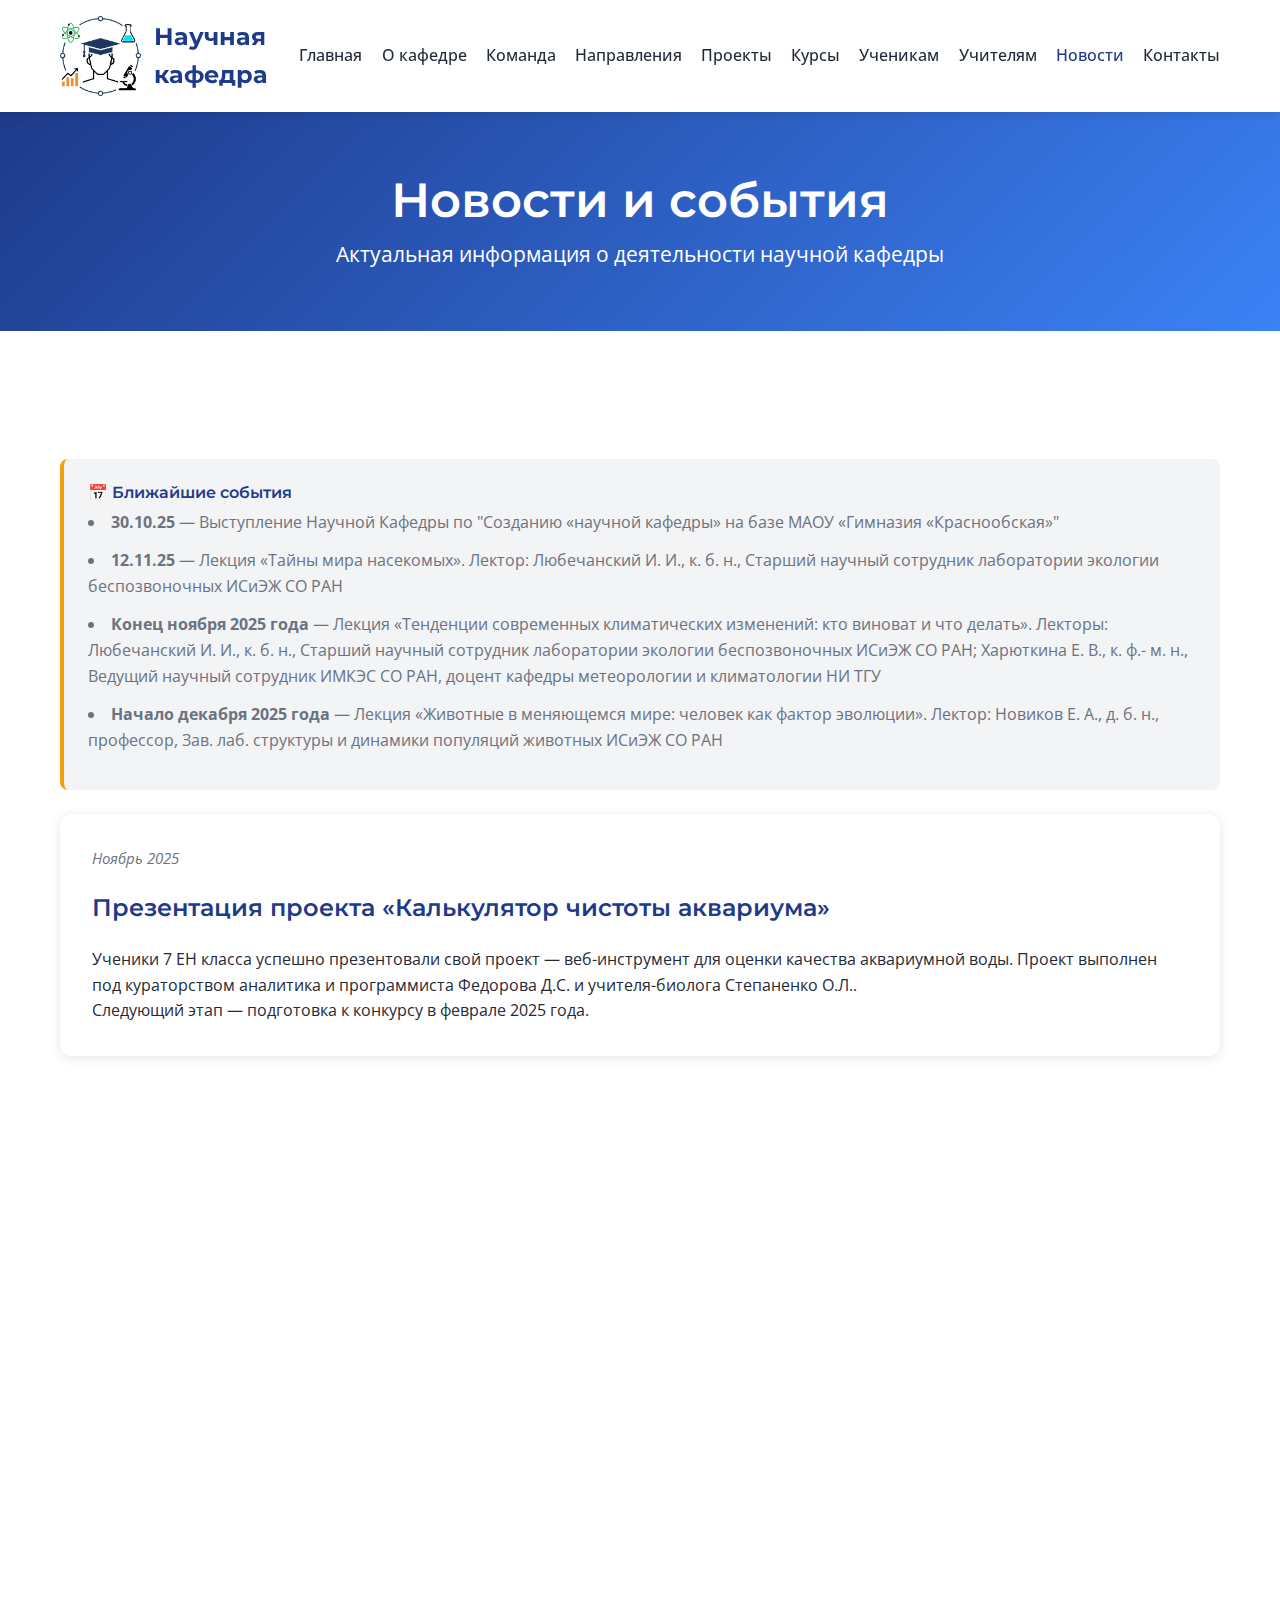
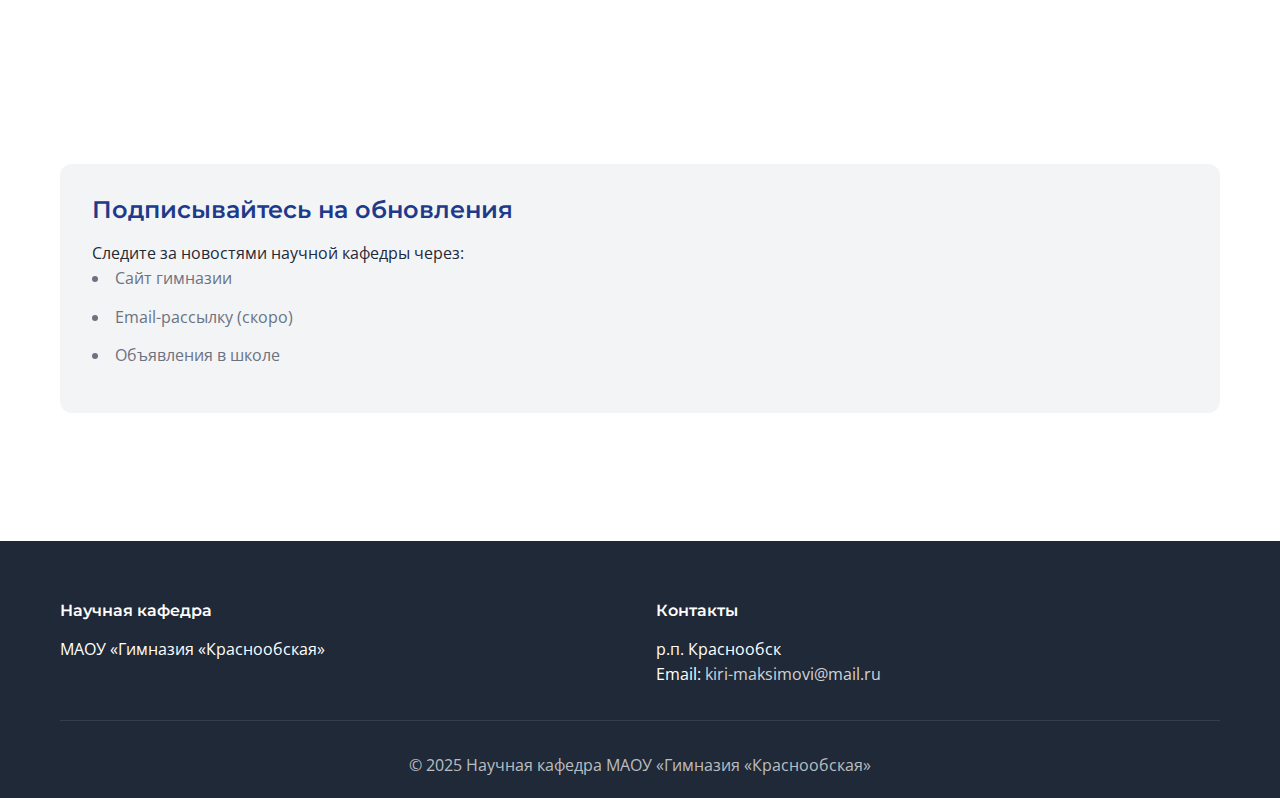
<file: news.html>
<!DOCTYPE html>
<html lang="ru">
<head>
    <meta charset="UTF-8">
    <meta name="viewport" content="width=device-width, initial-scale=1.0">
    <title>Новости — Научная кафедра</title>
    <link rel="stylesheet" href="style.css">
    <link href="https://fonts.googleapis.com/css2?family=Montserrat:wght@400;600;700&family=Open+Sans:wght@300;400;600&display=swap" rel="stylesheet">
</head>
<body>
    <nav class="navbar">
        <div class="container">
            <div class="nav-brand">
                <img src="logo.png" alt="Логотип" class="nav-logo">
                <a href="index.html">Научная кафедра</a>
            </div>
            <button class="nav-toggle" id="navToggle"><span></span><span></span><span></span></button>
            <ul class="nav-menu" id="navMenu">
                <li><a href="index.html">Главная</a></li>
                <li><a href="about.html">О кафедре</a></li>
                <li><a href="team.html">Команда</a></li>
                <li><a href="directions.html">Направления</a></li>
                <li><a href="projects.html">Проекты</a></li>
                <li><a href="courses.html">Курсы</a></li>
                <li><a href="for-students.html">Ученикам</a></li>
                <li><a href="for-teachers.html">Учителям</a></li>
                <li><a href="news.html" class="active">Новости</a></li>
                <li><a href="contacts.html">Контакты</a></li>
            </ul>
        </div>
    </nav>

    <section class="page-header">
        <div class="container">
            <h1>Новости и события</h1>
            <p>Актуальная информация о деятельности научной кафедры</p>
        </div>
    </section>

    <section class="content-section">
        <div class="container">


            <div class="highlight-box" style="margin-top: 3rem;">
                <h4>📅 Ближайшие события</h4>
                <ul class="detailed-list">
                    <li><strong>30.10.25</strong> — Выступление Научной Кафедры по "Созданию «научной кафедры» на базе МАОУ «Гимназия «Краснообская»"</li>
                    <li><strong>12.11.25</strong> — Лекция «Тайны мира насекомых». Лектор: Любечанский И. И., к. б. н., Старший научный сотрудник лаборатории экологии беспозвоночных ИСиЭЖ СО РАН</li>
                    <li><strong>Конец ноября 2025 года</strong> — Лекция «Тенденции современных климатических изменений: кто виноват и что делать». Лекторы: Любечанский И. И., к. б. н., Старший научный сотрудник лаборатории экологии беспозвоночных ИСиЭЖ СО РАН; Харюткина Е. В., к. ф.- м. н., Ведущий научный сотрудник ИМКЭС СО РАН, доцент кафедры метеорологии и климатологии НИ ТГУ</li>
                    <li><strong>Начало декабря 2025 года</strong> — Лекция «Животные в меняющемся мире: человек  как фактор эволюции». Лектор: Новиков Е. А., д. б. н., профессор, Зав. лаб. структуры и динамики популяций животных ИСиЭЖ СО РАН</li>
                </ul>
            </div>

            <div class="team-card">
                <div class="team-info">
                    <p class="team-organization">Ноябрь 2025</p>
                    <h3 class="team-name">Презентация проекта «Калькулятор чистоты аквариума»</h3>
                    
                    <div class="team-details">
                        <p>Ученики 7 ЕН класса успешно презентовали свой проект — веб-инструмент для оценки качества аквариумной воды. Проект выполнен под кураторством аналитика и программиста Федорова Д.С. и учителя-биолога Степаненко О.Л..</p>
                        
                        <p>Следующий этап — подготовка к конкурсу в феврале 2025 года.</p>
                    </div>
                </div>
            </div>

            <div class="team-card">
                <div class="team-info">
                    <p class="team-organization">Октябрь 2025</p>
                    <h3 class="team-name">Старт курса «Анализ данных» для 7 и 10 классов</h3>
                    
                    <div class="team-details">
                        <p>Начался комплексный 28-недельный курс по анализу данных под руководством Федорова Д.С. Курс охватывает полный цикл работы с данными: от основ и сбора до машинного обучения и практической работы с инструментами.</p>
                        
                        <p>Занятия проходят еженедельно для учеников 7 и 10 классов с адаптацией материала под возраст.</p>
                    </div>
            </div>

            <div class="team-card">
                <div class="team-info">
                    <p class="team-organization">Октябрь 2025</p>
                    <h3 class="team-name">Запуск образовательного кластера «Школа-НИИ»</h3>
                    
                    <div class="team-details">
                        <p>В МАОУ «Гимназия «Краснообская» стартовал инновационный проект — образовательный кластер «Школа-НИИ». Научная кафедра гимназии начала работу при поддержке сотрудников СФНЦА РАН.</p>
                        
                        <h4>Основные направления:</h4>
                        <ul>
                            <li>Анализ данных и статистика</li>
                            <li>Биология и агроэкология</li>
                            <li>Почвоведение и растениеводство</li>
                            <li>Геоинформационные технологии</li>
                        </ul>

                        <p>В рамках кластера запланировано 40 научных лекций и 30 практических занятий, а также сопровождение до 20 исследовательских работ учащихся.</p>
                    </div>
                </div>
            </div>





            </div>


            <div class="content-box" style="margin-top: 2rem;">
                <h2>Подписывайтесь на обновления</h2>
                <p>Следите за новостями научной кафедры через:</p>
                <ul class="detailed-list">
                    <li>Сайт гимназии</li>
                    <li>Email-рассылку (скоро)</li>
                    <li>Объявления в школе</li>
                </ul>
            </div>
        </div>
    </section>

    <footer class="footer">
        <div class="container">
            <div class="footer-content">
                <div class="footer-section">
                    <h4>Научная кафедра</h4>
                    <p>МАОУ «Гимназия «Краснообская»</p>
                </div>
                <div class="footer-section">
                    <h4>Контакты</h4>
                    <p>р.п. Краснообск</p>
                    <p>Email: <a href="mailto:kiri-maksimovi@mail.ru">kiri-maksimovi@mail.ru</a></p>
                </div>
            </div>
            <div class="footer-bottom">
                <p>&copy; 2025 Научная кафедра МАОУ «Гимназия «Краснообская»</p>
            </div>
        </div>
    </footer>

    <script src="script.js"></script>
</body>
</html>
</file>
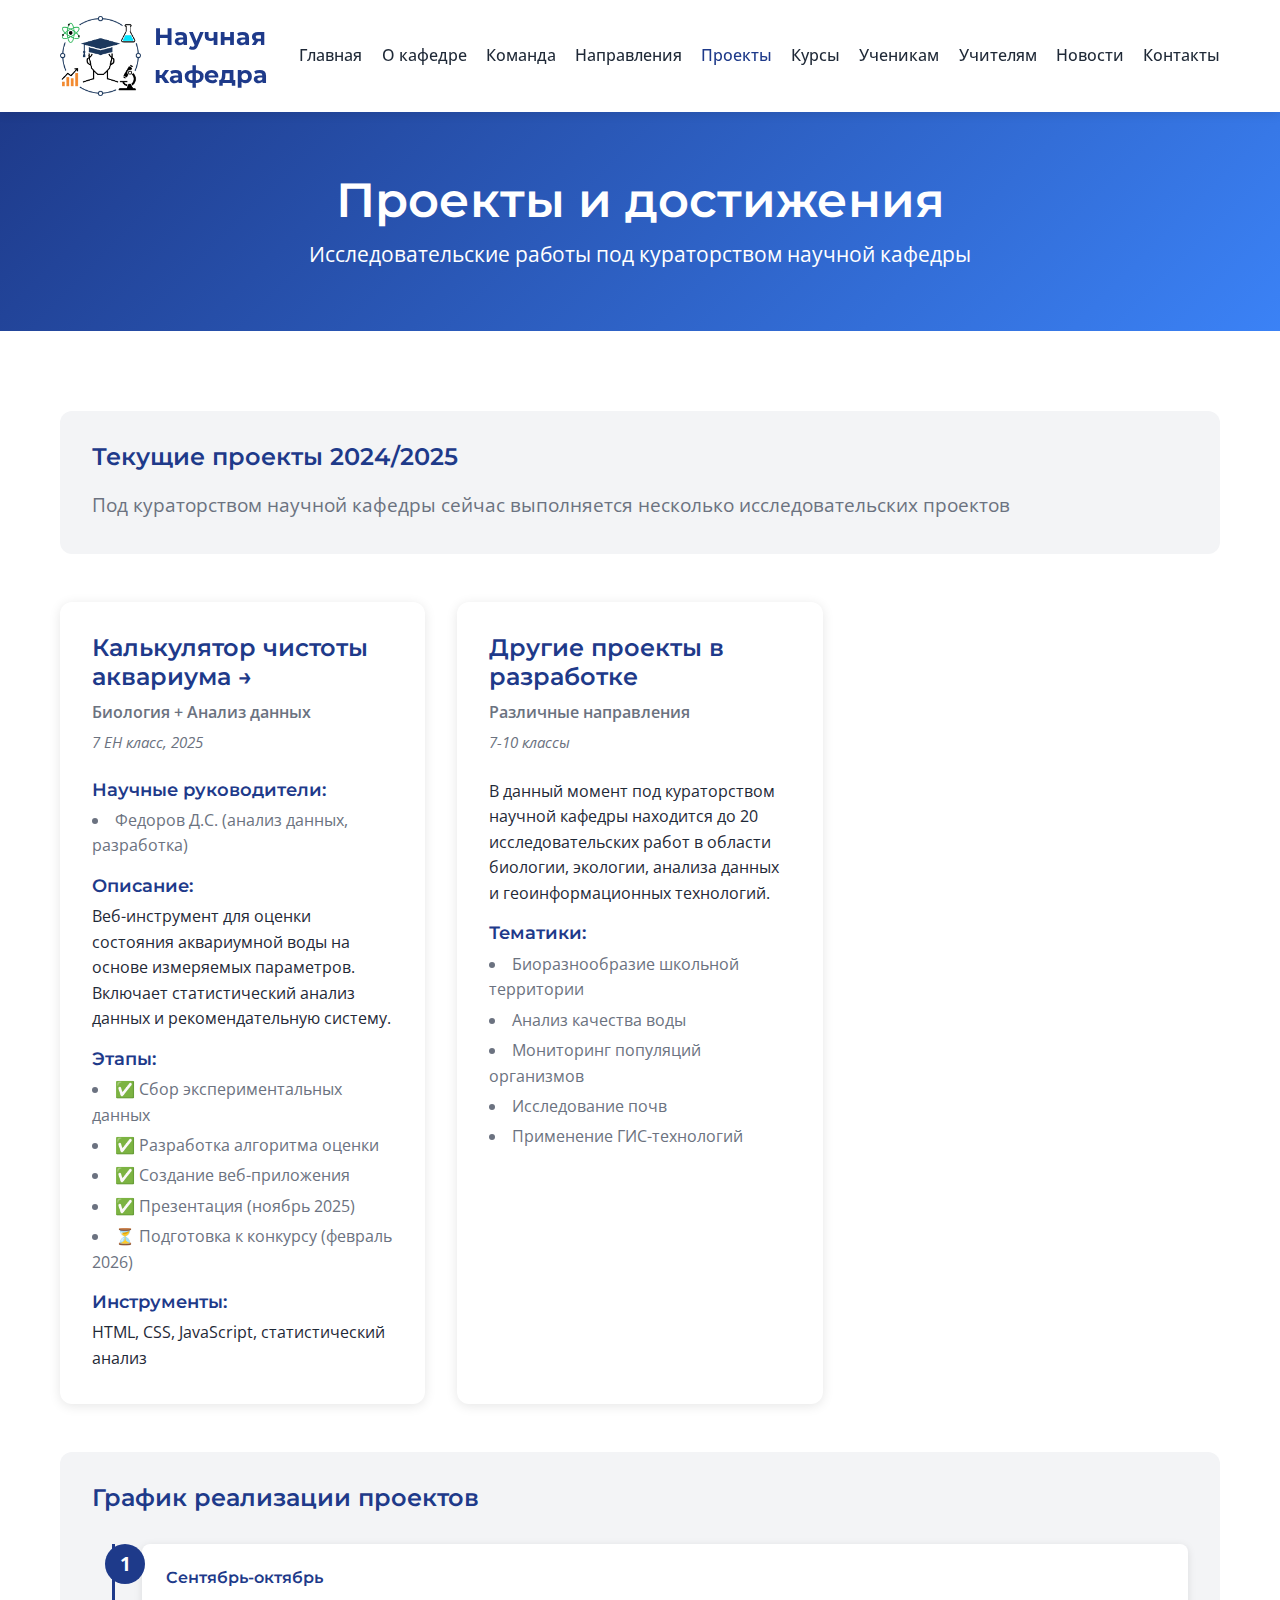
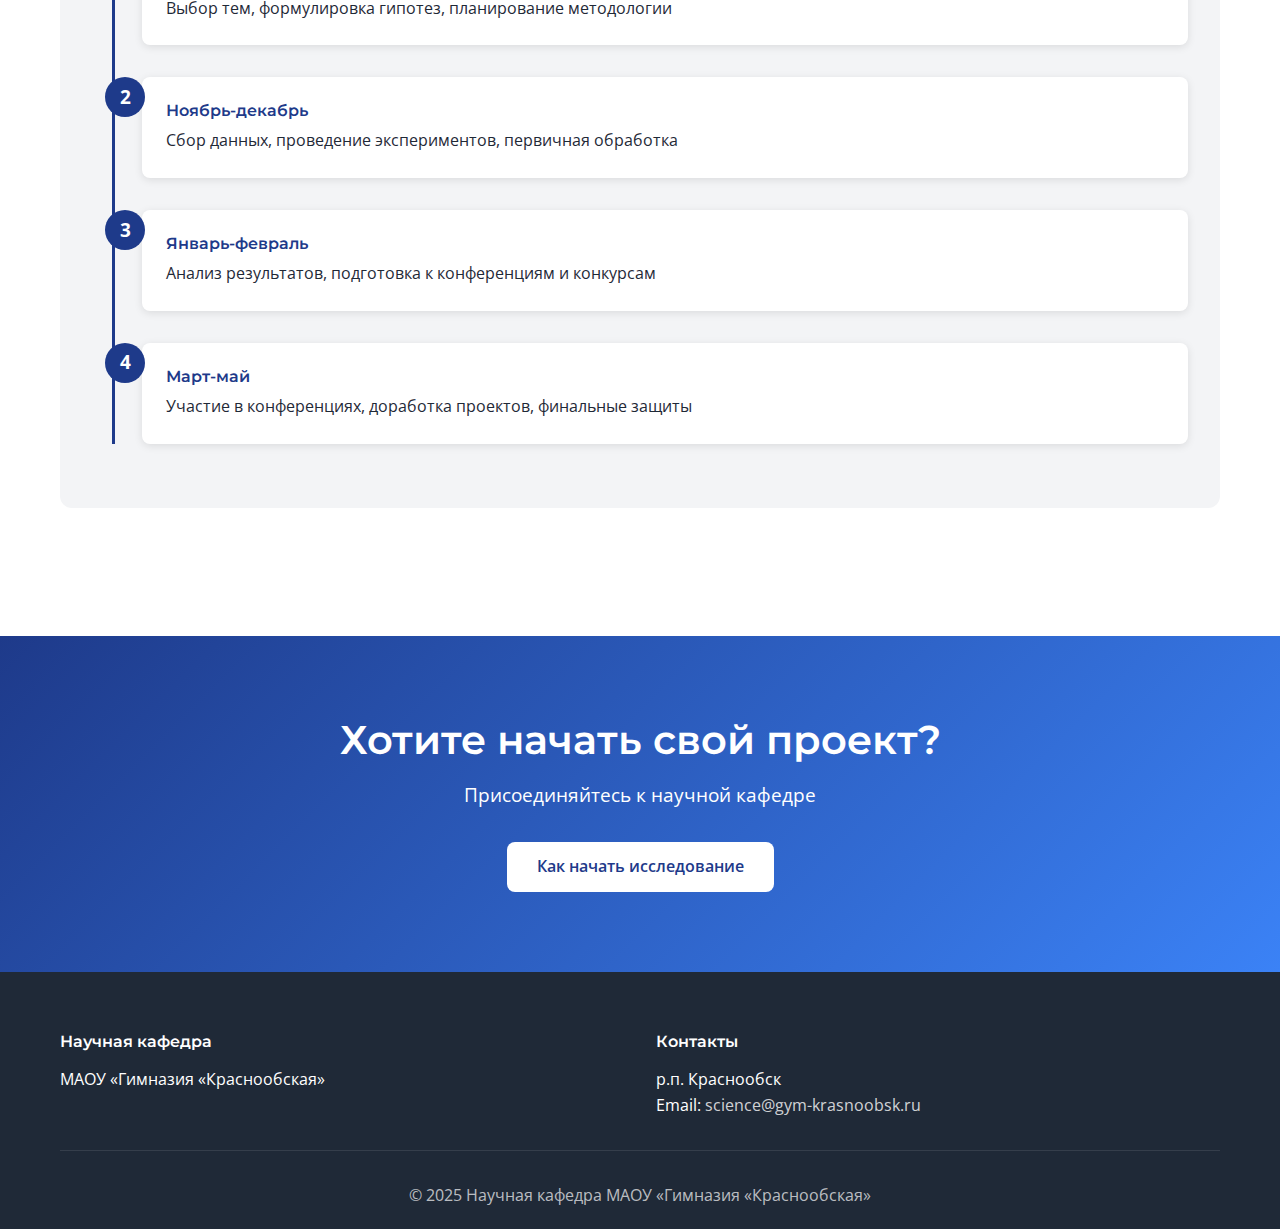
<file: projects.html>
<!DOCTYPE html>
<html lang="ru">
<head>
    <meta charset="UTF-8">
    <meta name="viewport" content="width=device-width, initial-scale=1.0">
    <title>Проекты — Научная кафедра</title>
    <link rel="stylesheet" href="style.css">
    <link href="https://fonts.googleapis.com/css2?family=Montserrat:wght=400;600;700&family=Open+Sans:wght@300;400;600&display=swap" rel="stylesheet">
</head>
<body>
    <nav class="navbar">
        <div class="container">
            <div class="nav-brand">
                <img src="logo.png" alt="Логотип" class="nav-logo">
                <a href="index.html">Научная кафедра</a>
            </div>
            <button class="nav-toggle" id="navToggle"><span></span><span></span><span></span></button>
            <ul class="nav-menu" id="navMenu">
                <li><a href="index.html">Главная</a></li>
                <li><a href="about.html">О кафедре</a></li>
                <li><a href="team.html">Команда</a></li>
                <li><a href="directions.html">Направления</a></li>
                <li><a href="projects.html" class="active">Проекты</a></li>
                <li><a href="courses.html">Курсы</a></li>
                <li><a href="for-students.html">Ученикам</a></li>
                <li><a href="for-teachers.html">Учителям</a></li>
                <li><a href="news.html">Новости</a></li>
                <li><a href="contacts.html">Контакты</a></li>
            </ul>
        </div>
    </nav>

    <section class="page-header">
        <div class="container">
            <h1>Проекты и достижения</h1>
            <p>Исследовательские работы под кураторством научной кафедры</p>
        </div>
    </section>

    <section class="content-section">
        <div class="container">
            <div class="content-box">
                <h2>Текущие проекты 2024/2025</h2>
                <p class="lead">Под кураторством научной кафедры сейчас выполняется несколько исследовательских проектов</p>
            </div>

            <div class="team-grid">
                <div class="team-card">
                    <div class="team-info">
                        <h3 class="team-name">
                            <a href="https://dimafedorov9.github.io/aquarium-calculator/aquarium_calculator.html" target="_blank" style="color: var(--primary-color); text-decoration: none;">
                                Калькулятор чистоты аквариума →
                            </a>
                        </h3>
                        <p class="team-position">Биология + Анализ данных</p>
                        <p class="team-organization">7 ЕН класс, 2025</p>
                        
                        <div class="team-details">
                            <h4>Научные руководители:</h4>
                            <ul>
                                <li>Федоров Д.С. (анализ данных, разработка)</li>
                            </ul>

                            <h4>Описание:</h4>
                            <p>Веб-инструмент для оценки состояния аквариумной воды на основе измеряемых параметров. Включает статистический анализ данных и рекомендательную систему.</p>

                            <h4>Этапы:</h4>
                            <ul>
                                <li>✅ Сбор экспериментальных данных</li>
                                <li>✅ Разработка алгоритма оценки</li>
                                <li>✅ Создание веб-приложения</li>
                                <li>✅ Презентация (ноябрь 2025)</li>
                                <li>⏳ Подготовка к конкурсу (февраль 2026)</li>
                            </ul>

                            <h4>Инструменты:</h4>
                            <p>HTML, CSS, JavaScript, статистический анализ</p>
                        </div>
                    </div>
                </div>

                <div class="team-card">
                    <div class="team-info">
                        <h3 class="team-name">Другие проекты в разработке</h3>
                        <p class="team-position">Различные направления</p>
                        <p class="team-organization">7-10 классы</p>
                        
                        <div class="team-details">
                            <p>В данный момент под кураторством научной кафедры находится до 20 исследовательских работ в области биологии, экологии, анализа данных и геоинформационных технологий.</p>
                            
                            <h4>Тематики:</h4>
                            <ul>
                                <li>Биоразнообразие школьной территории</li>
                                <li>Анализ качества воды</li>
                                <li>Мониторинг популяций организмов</li>
                                <li>Исследование почв</li>
                                <li>Применение ГИС-технологий</li>
                            </ul>
                        </div>
                    </div>
                </div>
            </div>

            <div class="content-box" style="margin-top: 3rem;">
                <h2>График реализации проектов</h2>
                <div class="timeline">
                    <div class="timeline-item">
                        <div class="timeline-marker">1</div>
                        <div class="timeline-content">
                            <h4>Сентябрь-октябрь</h4>
                            <p>Выбор тем, формулировка гипотез, планирование методологии</p>
                        </div>
                    </div>
                    <div class="timeline-item">
                        <div class="timeline-marker">2</div>
                        <div class="timeline-content">
                            <h4>Ноябрь-декабрь</h4>
                            <p>Сбор данных, проведение экспериментов, первичная обработка</p>
                        </div>
                    </div>
                    <div class="timeline-item">
                        <div class="timeline-marker">3</div>
                        <div class="timeline-content">
                            <h4>Январь-февраль</h4>
                            <p>Анализ результатов, подготовка к конференциям и конкурсам</p>
                        </div>
                    </div>
                    <div class="timeline-item">
                        <div class="timeline-marker">4</div>
                        <div class="timeline-content">
                            <h4>Март-май</h4>
                            <p>Участие в конференциях, доработка проектов, финальные защиты</p>
                        </div>
                    </div>
                </div>
            </div>
        </div>
    </section>

    <section class="cta">
        <div class="container">
            <h2>Хотите начать свой проект?</h2>
            <p>Присоединяйтесь к научной кафедре</p>
            <a href="for-students.html" class="btn btn-light">Как начать исследование</a>
        </div>
    </section>

    <footer class="footer">
        <div class="container">
            <div class="footer-content">
                <div class="footer-section">
                    <h4>Научная кафедра</h4>
                    <p>МАОУ «Гимназия «Краснообская»</p>
                </div>
                <div class="footer-section">
                    <h4>Контакты</h4>
                    <p>р.п. Краснообск</p>
                    <p>Email: <a href="mailto:science@gym-krasnoobsk.ru">science@gym-krasnoobsk.ru</a></p>
                </div>
            </div>
            <div class="footer-bottom">
                <p>&copy; 2025 Научная кафедра МАОУ «Гимназия «Краснообская»</p>
            </div>
        </div>
    </footer>

    <script src="script.js"></script>
</body>
</html>
</file>
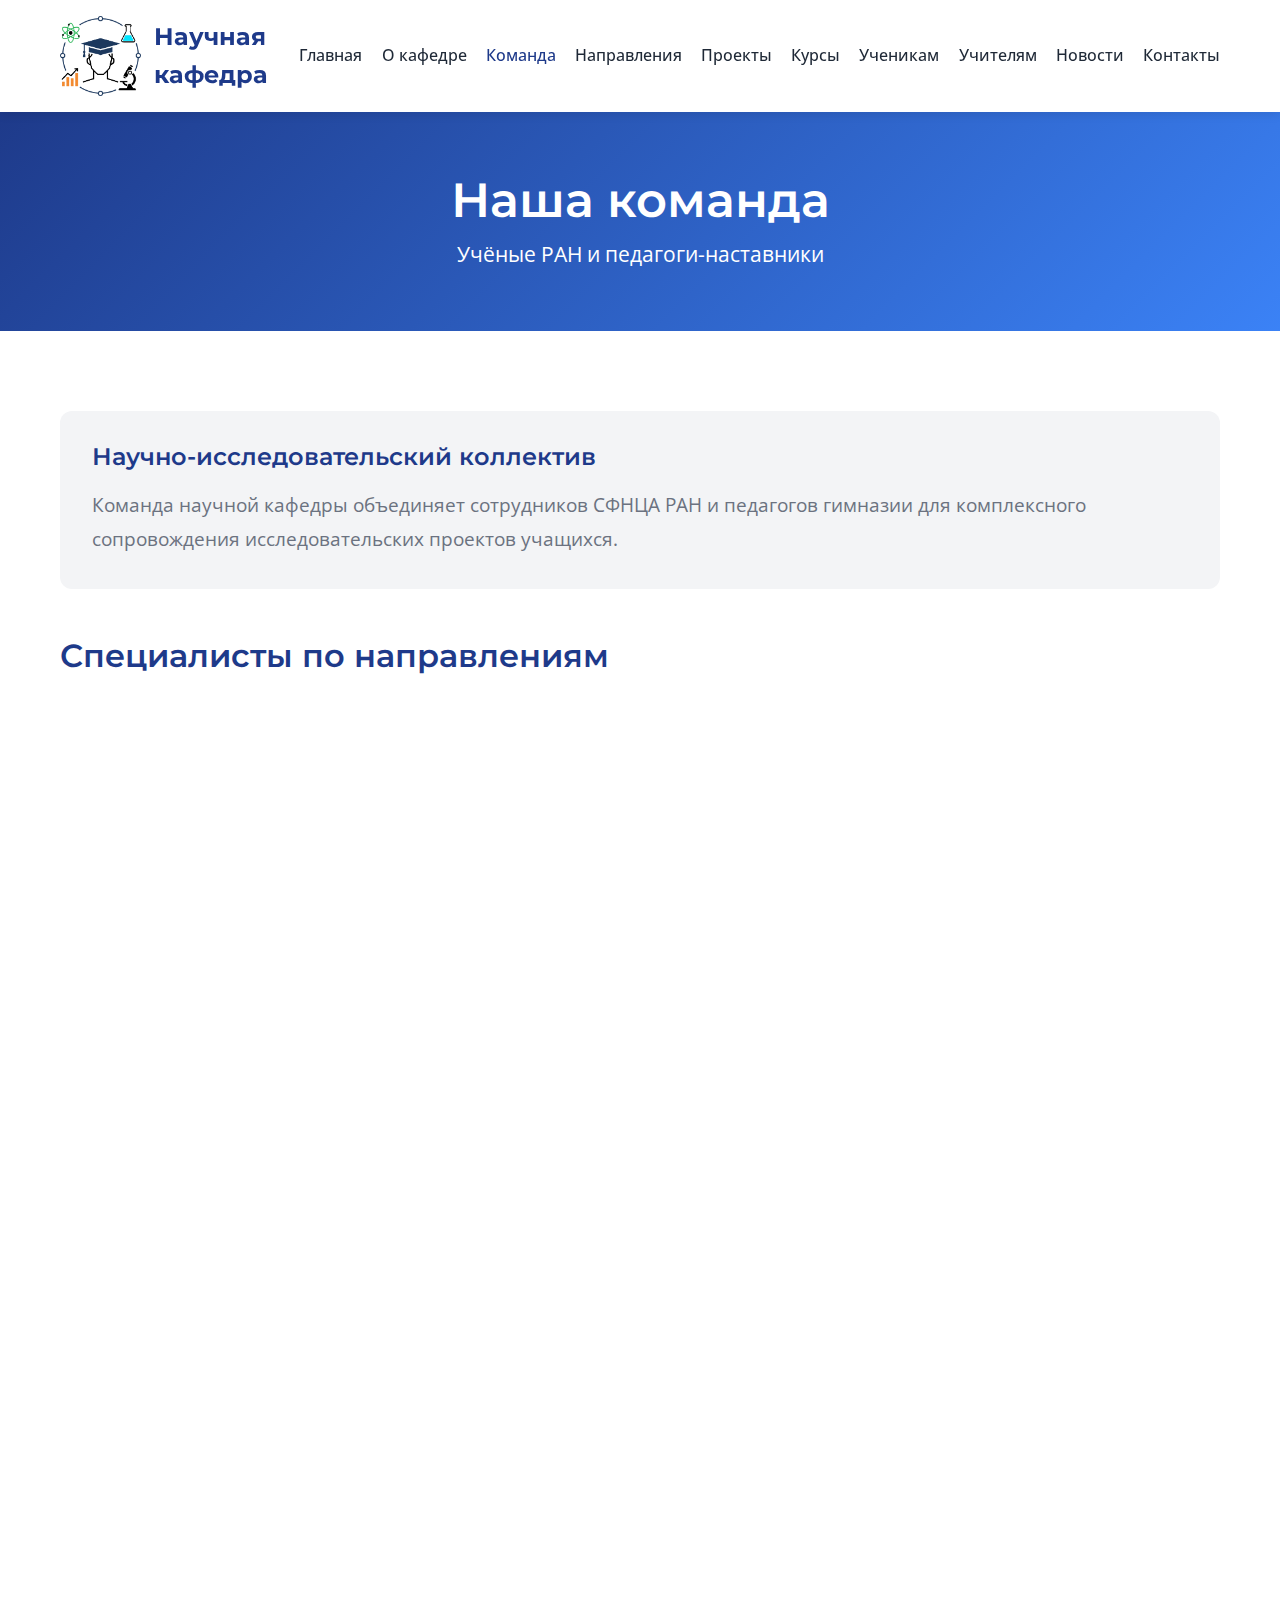
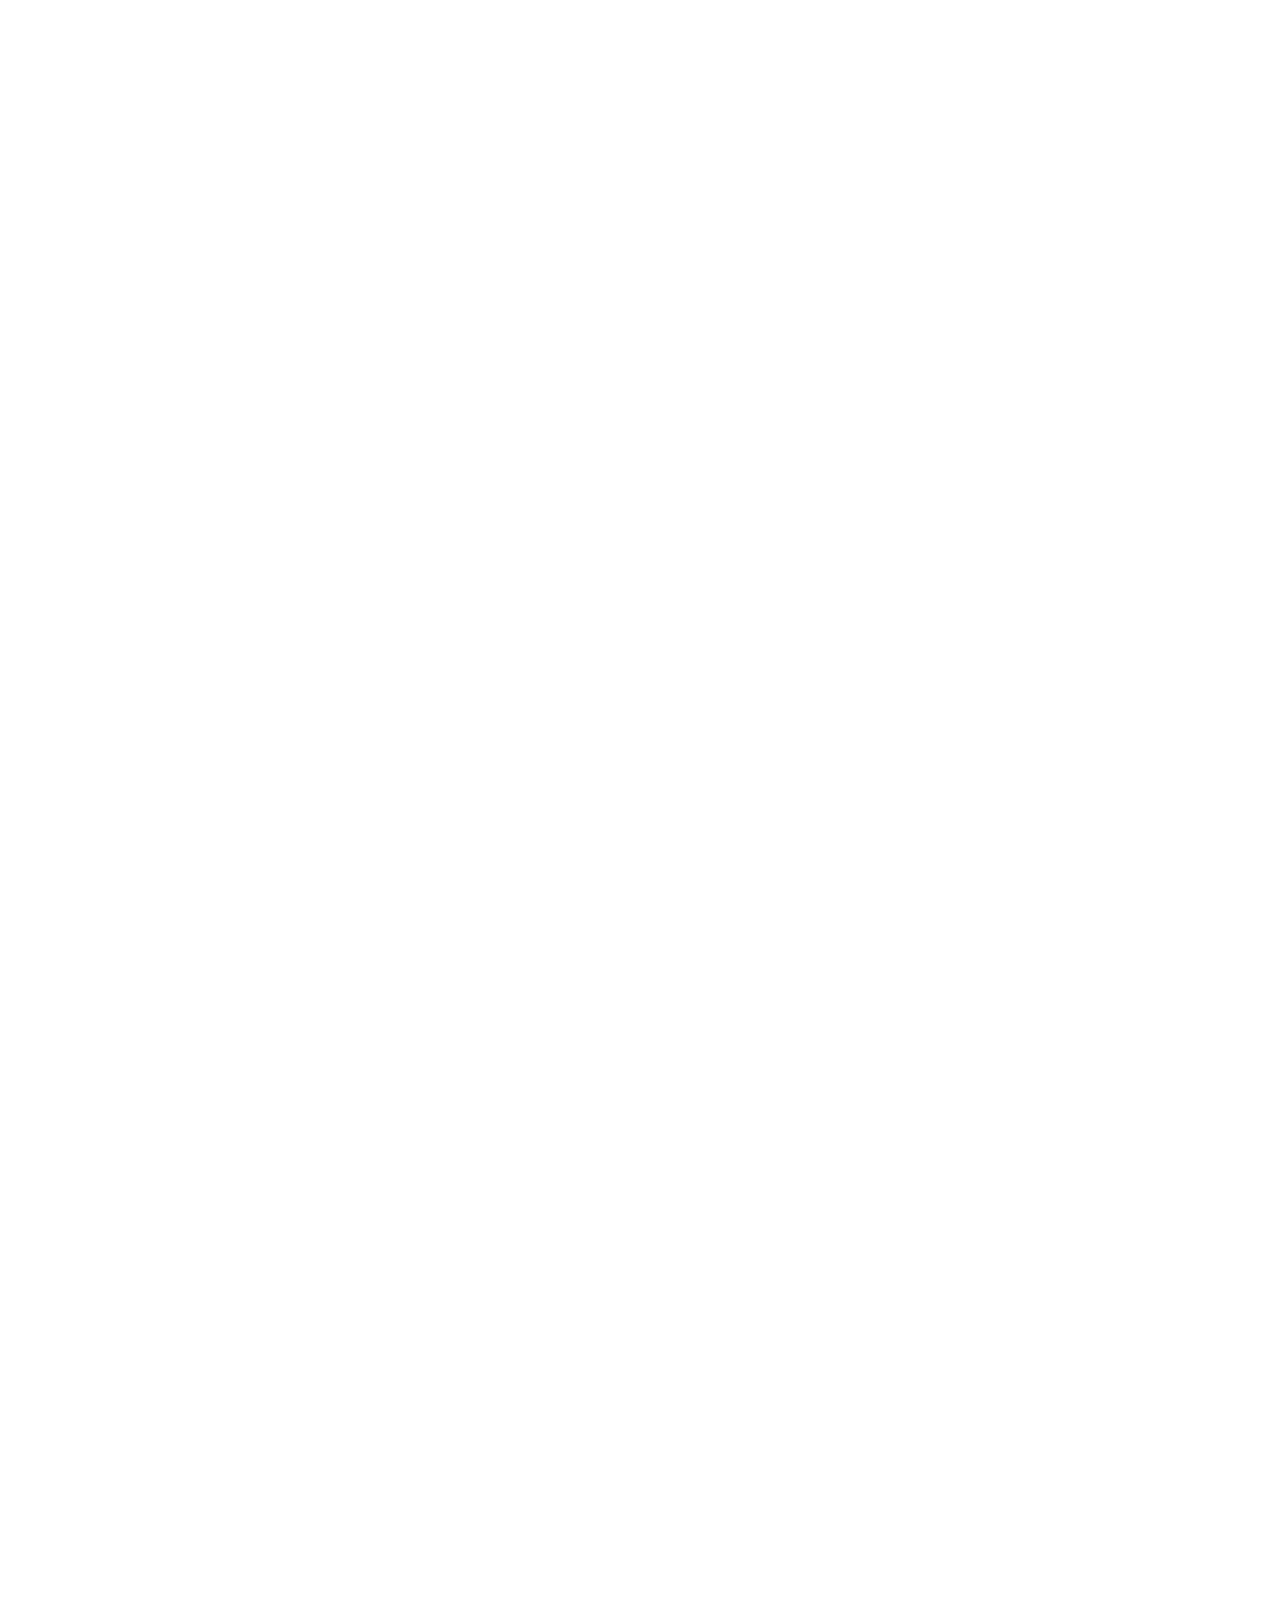
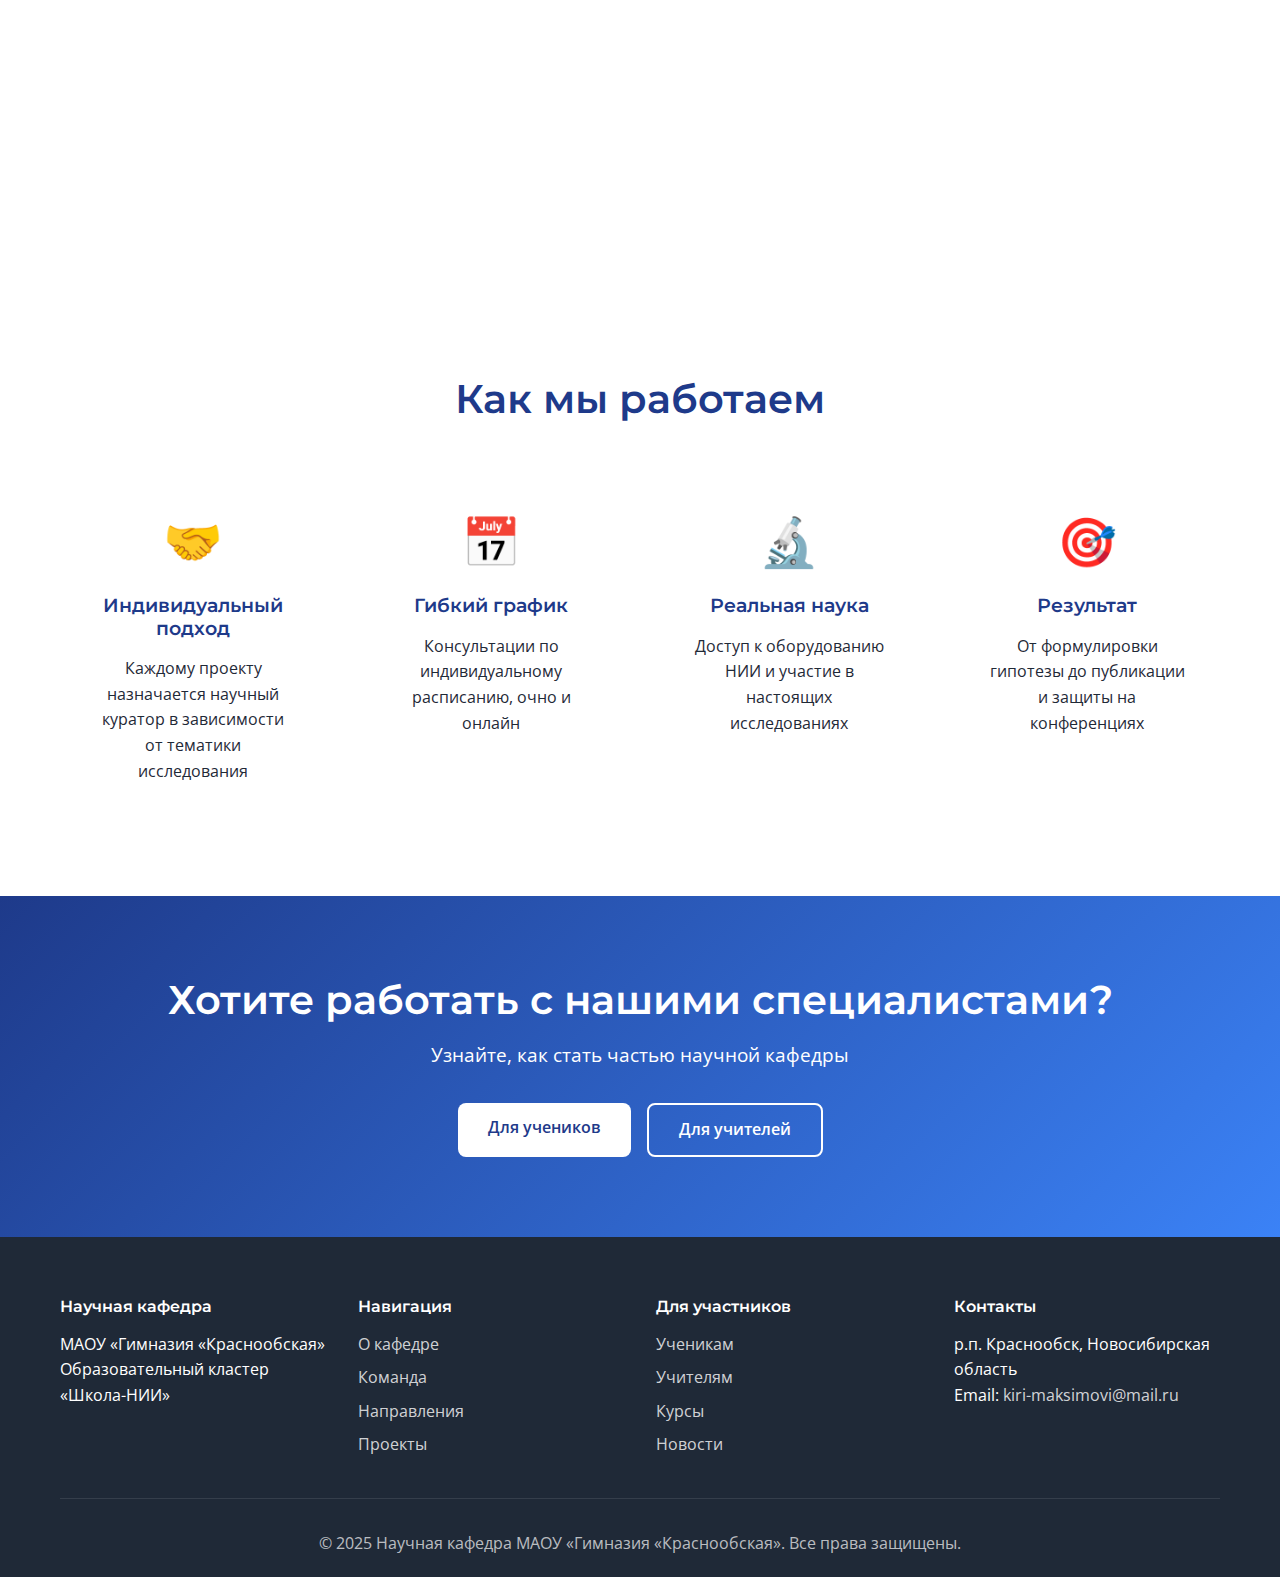
<file: team.html>
<!DOCTYPE html>
<html lang="ru">
<head>
    <meta charset="UTF-8">
    <meta name="viewport" content="width=device-width, initial-scale=1.0">
    <title>Команда — Научная кафедра</title>
    <link rel="stylesheet" href="style.css">
    <link href="https://fonts.googleapis.com/css2?family=Montserrat:wght@400;600;700&family=Open+Sans:wght@300;400;600&display=swap" rel="stylesheet">
</head>
<body>
    <nav class="navbar">
        <div class="container">
            <div class="nav-brand">
                <img src="logo.png" alt="Логотип" class="nav-logo">
                <a href="index.html">Научная кафедра</a>
            </div>
            <button class="nav-toggle" id="navToggle">
                <span></span>
                <span></span>
                <span></span>
            </button>
            <ul class="nav-menu" id="navMenu">
                <li><a href="index.html">Главная</a></li>
                <li><a href="about.html">О кафедре</a></li>
                <li><a href="team.html" class="active">Команда</a></li>
                <li><a href="directions.html">Направления</a></li>
                <li><a href="projects.html">Проекты</a></li>
                <li><a href="courses.html">Курсы</a></li>
                <li><a href="for-students.html">Ученикам</a></li>
                <li><a href="for-teachers.html">Учителям</a></li>
                <li><a href="news.html">Новости</a></li>
                <li><a href="contacts.html">Контакты</a></li>
            </ul>
        </div>
    </nav>

    <section class="page-header">
        <div class="container">
            <h1>Наша команда</h1>
            <p>Учёные РАН и педагоги-наставники</p>
        </div>
    </section>

    <section class="content-section">
        <div class="container">
            <div class="content-box">
                <h2>Научно-исследовательский коллектив</h2>
                <p class="lead">Команда научной кафедры объединяет сотрудников СФНЦА РАН и педагогов гимназии для комплексного сопровождения исследовательских проектов учащихся.</p>
            </div>

            <h3 class="subsection-title">Специалисты по направлениям</h3>

            <div class="team-grid">
                <!-- Дмитрий Федоров -->
                <div class="team-card">
                    <div class="team-photo">
                        <img src="dmitry.jpg" alt="Федоров Дмитрий Сергеевич">
                    </div>
                    <div class="team-info">
                        <h3 class="team-name">Федоров Дмитрий Сергеевич</h3>
                        <p class="team-position">Младший научный сотрудник</p>
                        <p class="team-organization">Лаборатория цифровых технологий в земледелии СФНЦА РАН</p>
                        
                        <div class="team-details">
                            <h4>Области наук:</h4>
                            <p>Технические науки; Информатика и вычислительная техника; Прикладная математика</p>

                            <h4>Сфера интересов:</h4>
                            <ul>
                                <li>Анализ данных и статистическое моделирование</li>
                                <li>Машинное обучение и нейронные сети</li>
                                <li>Визуализация данных</li>
                                <li>Применение методов искусственного интеллекта и data mining</li>
                                <li>Разработка инструментов для обработки и интерпретации данных</li>
                            </ul>

                            <h4>Курирует:</h4>
                            <ul>
                                <li>Статистическая обработка экспериментальных данных</li>
                                <li>Построение прогнозных моделей</li>
                                <li>Создание интерактивных инструментов анализа</li>
                                <li>Визуализация результатов исследований</li>
                                <li>Курс «Анализ данных» для 7-10 классов</li>
                            </ul>

                            <h4>Помогает с:</h4>
                            <p>Обработкой результатов экспериментов, построением статистических моделей, написанием аналитических разделов работ, созданием калькуляторов и веб-инструментов для проектов</p>
                        </div>
                        
                        <div class="team-tools">
                            <span class="tool-badge">Python</span>
                            <span class="tool-badge">R</span>
                            <span class="tool-badge">Orange</span>
                            <span class="tool-badge">Excel</span>
                            <span class="tool-badge">Jupyter</span>
                        </div>
                    </div>
                </div>

                <!-- Кирилл Максимович -->
                <div class="team-card">
                    <div class="team-photo">
                        <img src="kirill.jpg" alt="Федоров Дмитрий Сергеевич">
                    </div>
                    <div class="team-info">
                        <h3 class="team-name">Максимович Кирилл Юрьевич</h3>
                        <p class="team-degree">Кандидат биологических наук</p>
                        <p class="team-position">Заведующий лабораторией</p>
                        <p class="team-organization">Лаборатория биологического мониторинга и устойчивости агроэкосистем СФНЦА РАН</p>
                        
                        <div class="team-details">
                            <h4>Области наук:</h4>
                            <p>Биологические науки; Науки о Земле и окружающей среде</p>

                            <h4>Сфера интересов:</h4>
                            <ul>
                                <li>Сельскохозяйственная биология</li>
                                <li>Агроэкология</li>
                                <li>Исследование биоразнообразия</li>
                                <li>Интенсификация земледелия</li>
                                <li>Устойчивость антропогенно-нарушенных экосистем</li>
                            </ul>

                            <h4>Курирует:</h4>
                            <ul>
                                <li>Биологические и экологические исследования</li>
                                <li>Изучение биоразнообразия</li>
                                <li>Полевые эксперименты</li>
                                <li>Мониторинг агроэкосистем</li>
                            </ul>
                        </div>
                    </div>
                </div>

                <!-- Вера Риксен -->
                <div class="team-card">
                    <div class="team-photo">
                        <img src="vera.jpg" alt="Риксен Вера Сергеевна">
                    </div>
                    <div class="team-info">
                        <h3 class="team-name">Риксен Вера Сергеевна</h3>
                        <p class="team-degree">Кандидат сельскохозяйственных наук</p>
                        <p class="team-position">Заведующий лабораторией</p>
                        <p class="team-organization">Лаборатория цифровых технологий в земледелии СФНЦА РАН</p>
                        
                        <div class="team-details">
                            <h4>Области наук:</h4>
                            <p>Почвоведение; Растениеводство; Земледелие</p>

                            <h4>Сфера интересов:</h4>
                            <ul>
                                <li>Изучение микробиологических и агрохимических аспектов азональных почв</li>
                                <li>Оценка потенциала агрофитомелиорации как метода коренного улучшения почв</li>
                                <li>Практическое использование почв в сельском хозяйстве</li>
                            </ul>

                            <h4>Курирует:</h4>
                            <ul>
                                <li>Почвоведческие исследования</li>
                                <li>Агрохимические эксперименты</li>
                                <li>Изучение свойств почв</li>
                                <li>Применение цифровых технологий в земледелии</li>
                            </ul>
                        </div>
                    </div>
                </div>

                <!-- Людмила Гарафутдинова -->
                <div class="team-card">
                    <div class="team-photo">
                        <img src="luda.jpg" alt="Гарафутдинова Людмила Вячеславовна">
                    </div>
                    <div class="team-info">
                        <h3 class="team-name">Гарафутдинова Людмила Вячеславовна</h3>
                        <p class="team-position">Младший научный сотрудник</p>
                        <p class="team-organization">Сектор геоинформационных систем СФНЦА РАН</p>
                        
                        <div class="team-details">
                            <h4>Области наук:</h4>
                            <p>Технические науки; Сельскохозяйственные науки</p>

                            <h4>Сфера интересов:</h4>
                            <ul>
                                <li>Геоинформационные технологии</li>
                                <li>Дистанционное зондирование Земли</li>
                                <li>Оценка и мониторинг земельных ресурсов</li>
                                <li>Дешифрирование и распознавание объектов земной поверхности</li>
                                <li>Прогнозирование урожайности сельскохозяйственных культур</li>
                            </ul>

                            <h4>Курирует:</h4>
                            <ul>
                                <li>Работу с ГИС-системами</li>
                                <li>Обработку спутниковых снимков</li>
                                <li>Картографирование</li>
                                <li>Пространственный анализ данных</li>
                            </ul>
                        </div>
                    </div>
                </div>
            </div>
        </div>
    </section>

    <section class="collaboration">
        <div class="container">
            <h2 class="section-title">Как мы работаем</h2>
            <div class="collab-grid">
                <div class="collab-card">
                    <div class="collab-icon">🤝</div>
                    <h3>Индивидуальный подход</h3>
                    <p>Каждому проекту назначается научный куратор в зависимости от тематики исследования</p>
                </div>
                <div class="collab-card">
                    <div class="collab-icon">📅</div>
                    <h3>Гибкий график</h3>
                    <p>Консультации по индивидуальному расписанию, очно и онлайн</p>
                </div>
                <div class="collab-card">
                    <div class="collab-icon">🔬</div>
                    <h3>Реальная наука</h3>
                    <p>Доступ к оборудованию НИИ и участие в настоящих исследованиях</p>
                </div>
                <div class="collab-card">
                    <div class="collab-icon">🎯</div>
                    <h3>Результат</h3>
                    <p>От формулировки гипотезы до публикации и защиты на конференциях</p>
                </div>
            </div>
        </div>
    </section>

    <section class="cta">
        <div class="container">
            <h2>Хотите работать с нашими специалистами?</h2>
            <p>Узнайте, как стать частью научной кафедры</p>
            <div class="cta-buttons">
                <a href="for-students.html" class="btn btn-light">Для учеников</a>
                <a href="for-teachers.html" class="btn btn-outline-light">Для учителей</a>
            </div>
        </div>
    </section>

    <footer class="footer">
        <div class="container">
            <div class="footer-content">
                <div class="footer-section">
                    <h4>Научная кафедра</h4>
                    <p>МАОУ «Гимназия «Краснообская»</p>
                    <p>Образовательный кластер «Школа-НИИ»</p>
                </div>
                <div class="footer-section">
                    <h4>Навигация</h4>
                    <ul>
                        <li><a href="about.html">О кафедре</a></li>
                        <li><a href="team.html">Команда</a></li>
                        <li><a href="directions.html">Направления</a></li>
                        <li><a href="projects.html">Проекты</a></li>
                    </ul>
                </div>
                <div class="footer-section">
                    <h4>Для участников</h4>
                    <ul>
                        <li><a href="for-students.html">Ученикам</a></li>
                        <li><a href="for-teachers.html">Учителям</a></li>
                        <li><a href="courses.html">Курсы</a></li>
                        <li><a href="news.html">Новости</a></li>
                    </ul>
                </div>
                <div class="footer-section">
                    <h4>Контакты</h4>
                    <p>р.п. Краснообск, Новосибирская область</p>
                    <p>Email: <a href="mailto:kiri-maksimovi@mail.ru">kiri-maksimovi@mail.ru</a></p>
                </div>
            </div>
            <div class="footer-bottom">
                <p>&copy; 2025 Научная кафедра МАОУ «Гимназия «Краснообская». Все права защищены.</p>
            </div>
        </div>
    </footer>

    <script src="script.js"></script>
</body>
</html>
</file>
<file: style.css>
/* Общие стили */
* {
    margin: 0;
    padding: 0;
    box-sizing: border-box;
}

:root {
    --primary-color: #1e3a8a;
    --secondary-color: #10b981;
    --accent-color: #f59e0b;
    --text-dark: #1f2937;
    --text-light: #6b7280;
    --bg-light: #f3f4f6;
    --white: #ffffff;
}

body {
    font-family: 'Open Sans', sans-serif;
    color: var(--text-dark);
    line-height: 1.6;
}

h1, h2, h3, h4, h5, h6 {
    font-family: 'Montserrat', sans-serif;
    font-weight: 600;
    line-height: 1.2;
}

.container {
    max-width: 1200px;
    margin: 0 auto;
    padding: 0 20px;
}

/* Навигация */
.navbar {
    background: var(--white);
    box-shadow: 0 2px 10px rgba(0,0,0,0.1);
    position: sticky;
    top: 0;
    z-index: 1000;
}

.navbar .container {
    display: flex;
    justify-content: space-between;
    align-items: center;
    padding: 1rem 20px;
}

.nav-brand a {
    font-family: 'Montserrat', sans-serif;
    font-size: 1.5rem;
    font-weight: 700;
    color: var(--primary-color);
    text-decoration: none;
}

.nav-brand {
    display: flex;
    align-items: center;
    gap: 0.8rem;
}

.nav-logo {
    height: 80px;
    width: auto;
}

.nav-menu {
    display: flex;
    list-style: none;
    gap: 1.2rem; /* уменьшил отступы между пунктами */
    flex-wrap: nowrap;
}

.nav-menu a {
    text-decoration: none;
    color: var(--text-dark);
    font-weight: 500;
    transition: color 0.3s;
    white-space: nowrap; /* добавь эту строку */
}

.nav-menu a:hover,
.nav-menu a.active {
    color: var(--primary-color);
}

.nav-toggle {
    display: none;
    flex-direction: column;
    background: none;
    border: none;
    cursor: pointer;
}

.nav-toggle span {
    width: 25px;
    height: 3px;
    background: var(--primary-color);
    margin: 3px 0;
    transition: 0.3s;
}

/* Hero секция */
.hero {
    background: linear-gradient(135deg, var(--primary-color) 0%, #3b82f6 100%);
    color: var(--white);
    padding: 80px 0;
    text-align: center;
}

.hero-title {
    font-size: 3rem;
    margin-bottom: 0.5rem;
}

.hero-subtitle {
    font-size: 1.5rem;
    font-weight: 400;
    margin-bottom: 1rem;
}

.hero-description {
    font-size: 1.3rem;
    margin-bottom: 1rem;
    font-weight: 600;
}

.hero-text {
    font-size: 1.1rem;
    max-width: 800px;
    margin: 0 auto 2rem;
    opacity: 0.95;
}

.hero-logo {
    width: 120px;
    height: auto;
    margin: 0 auto 2rem;
    display: block;
    filter: brightness(0) invert(1); /* делает логотип белым */
}

/* Для больших экранов можно сделать крупнее */
@media (min-width: 768px) {
    .hero-logo {
        width: 250px;
    }
}

.hero-buttons {
    display: flex;
    gap: 1rem;
    justify-content: center;
    flex-wrap: wrap;
}

/* Кнопки */
.btn {
    display: inline-block;
    padding: 12px 30px;
    border-radius: 8px;
    text-decoration: none;
    font-weight: 600;
    transition: all 0.3s;
    cursor: pointer;
    border: none;
    font-size: 1rem;
}

.btn-primary {
    background: var(--accent-color);
    color: var(--white);
}

.btn-primary:hover {
    background: #ea580c;
    transform: translateY(-2px);
    box-shadow: 0 4px 12px rgba(245, 158, 11, 0.4);
}

.btn-secondary {
    background: var(--white);
    color: var(--primary-color);
}

.btn-secondary:hover {
    background: var(--bg-light);
    transform: translateY(-2px);
}

.btn-light {
    background: var(--white);
    color: var(--primary-color);
}

.btn-outline-light {
    background: transparent;
    color: var(--white);
    border: 2px solid var(--white);
}

.btn-outline-light:hover {
    background: var(--white);
    color: var(--primary-color);
}

/* Статистика */
.stats {
    padding: 60px 0;
    background: var(--bg-light);
}

.stats-grid {
    display: grid;
    grid-template-columns: repeat(auto-fit, minmax(250px, 1fr));
    gap: 2rem;
}

.stat-card {
    text-align: center;
    background: var(--white);
    padding: 2rem;
    border-radius: 12px;
    box-shadow: 0 2px 8px rgba(0,0,0,0.1);
    transition: transform 0.3s;
}

.stat-card:hover {
    transform: translateY(-5px);
}

.stat-number {
    font-size: 3rem;
    font-weight: 700;
    color: var(--primary-color);
    margin-bottom: 0.5rem;
}

.stat-label {
    font-size: 1.1rem;
    color: var(--text-light);
}

/* Секции контента */
.about-preview,
.directions-preview,
.format,
.content-section {
    padding: 80px 0;
}

.section-title {
    font-size: 2.5rem;
    text-align: center;
    margin-bottom: 3rem;
    color: var(--primary-color);
}

.section-title.center {
    text-align: center;
}

.subsection-title {
    font-size: 2rem;
    margin: 3rem 0 2rem;
    color: var(--primary-color);
}

.lead {
    font-size: 1.2rem;
    line-height: 1.8;
    color: var(--text-light);
}

.content-box {
    background: var(--bg-light);
    padding: 2rem;
    border-radius: 12px;
    margin-bottom: 3rem;
}

.content-box h2 {
    color: var(--primary-color);
    margin-bottom: 1rem;
}

/* Задачи */
.tasks {
    margin-top: 2rem;
}

.task-item {
    display: flex;
    gap: 1.5rem;
    margin-bottom: 2rem;
    align-items: start;
}

.task-icon {
    font-size: 3rem;
    flex-shrink: 0;
}

.task-content h4 {
    color: var(--primary-color);
    margin-bottom: 0.5rem;
    font-size: 1.3rem;
}

.tasks-grid {
    display: grid;
    grid-template-columns: repeat(auto-fit, minmax(300px, 1fr));
    gap: 2rem;
    margin-top: 2rem;
}

.task-card {
    background: var(--white);
    padding: 2rem;
    border-radius: 12px;
    box-shadow: 0 2px 8px rgba(0,0,0,0.1);
}

.task-number {
    display: inline-block;
    width: 50px;
    height: 50px;
    background: var(--primary-color);
    color: var(--white);
    border-radius: 50%;
    text-align: center;
    line-height: 50px;
    font-size: 1.5rem;
    font-weight: 700;
    margin-bottom: 1rem;
}

.task-card h4 {
    color: var(--primary-color);
    margin-bottom: 1rem;
    font-size: 1.2rem;
}

/* Направления */
.directions-grid {
    display: grid;
    grid-template-columns: repeat(2, 1fr);
    gap: 2rem;
}

@media (max-width: 768px) {
    .directions-grid {
        grid-template-columns: 1fr;
    }
}

.direction-card {
    background: var(--white);
    padding: 2rem;
    border-radius: 12px;
    box-shadow: 0 2px 8px rgba(0,0,0,0.1);
    transition: transform 0.3s, box-shadow 0.3s;
}

.direction-card:hover {
    transform: translateY(-5px);
    box-shadow: 0 4px 16px rgba(0,0,0,0.15);
}

.direction-icon {
    font-size: 3rem;
    margin-bottom: 1rem;
}

.direction-card h3 {
    color: var(--primary-color);
    margin-bottom: 1rem;
}

.card-link {
    display: inline-block;
    margin-top: 1rem;
    color: var(--accent-color);
    text-decoration: none;
    font-weight: 600;
}

.card-link:hover {
    text-decoration: underline;
}

/* Формат работы */
.format-grid {
    display: grid;
    grid-template-columns: repeat(auto-fit, minmax(320px, 1fr));
    gap: 2rem;
}

.format-card {
    background: var(--white);
    padding: 2rem;
    border-radius: 12px;
    box-shadow: 0 2px 8px rgba(0,0,0,0.1);
}

.format-number {
    display: inline-block;
    width: 60px;
    height: 60px;
    background: linear-gradient(135deg, var(--secondary-color), var(--accent-color));
    color: var(--white);
    border-radius: 12px;
    text-align: center;
    line-height: 60px;
    font-size: 1.8rem;
    font-weight: 700;
    margin-bottom: 1rem;
}

.format-card h3 {
    color: var(--primary-color);
    margin-bottom: 1rem;
}

.format-card ul {
    list-style-position: inside;
    color: var(--text-light);
}

.format-card li {
    margin-bottom: 0.5rem;
}

/* CTA секция */
.cta {
    background: linear-gradient(135deg, var(--primary-color) 0%, #3b82f6 100%);
    color: var(--white);
    padding: 80px 0;
    text-align: center;
}

.cta h2 {
    font-size: 2.5rem;
    margin-bottom: 1rem;
}

.cta p {
    font-size: 1.2rem;
    margin-bottom: 2rem;
}

.cta-buttons {
    display: flex;
    gap: 1rem;
    justify-content: center;
    flex-wrap: wrap;
}

/* Команда */
.team-grid {
    display: grid;
    grid-template-columns: repeat(4, 1fr);
    gap: 2rem;
}

@media (max-width: 1400px) {
    .team-grid {
        grid-template-columns: repeat(3, 1fr);
    }
}

@media (max-width: 1024px) {
    .team-grid {
        grid-template-columns: repeat(2, 1fr);
    }
}

@media (max-width: 768px) {
    .team-grid {
        grid-template-columns: 1fr;
    }
}

.team-card {
    background: var(--white);
    border-radius: 12px;
    overflow: hidden;
    box-shadow: 0 2px 12px rgba(0,0,0,0.1);
    transition: transform 0.3s;
}

.team-card:hover {
    transform: translateY(-5px);
}

.team-photo {
    background: linear-gradient(135deg, var(--primary-color), #3b82f6);
    height: 300px;
    display: flex;
    align-items: center;
    justify-content: center;
    overflow: hidden;
}

.team-photo img {
    width: 100%;
    height: 100%;
    object-fit: cover;
    object-position: center top;
}

.photo-placeholder {
    font-size: 5rem;
}

.team-info {
    padding: 2rem;
}

.team-name {
    color: var(--primary-color);
    font-size: 1.5rem;
    margin-bottom: 0.5rem;
}

.team-degree {
    color: var(--secondary-color);
    font-weight: 600;
    margin-bottom: 0.3rem;
}

.team-position {
    color: var(--text-light);
    font-weight: 600;
    margin-bottom: 0.3rem;
}

.team-organization {
    color: var(--text-light);
    font-size: 0.95rem;
    margin-bottom: 1.5rem;
    font-style: italic;
}

.team-details {
    margin-top: 1.5rem;
}

.team-details h4 {
    color: var(--primary-color);
    font-size: 1.1rem;
    margin: 1rem 0 0.5rem;
}

.team-details ul {
    list-style-position: inside;
    color: var(--text-light);
}

.team-details li {
    margin-bottom: 0.3rem;
}

.team-tools {
    display: flex;
    flex-wrap: wrap;
    gap: 0.5rem;
    margin-top: 1.5rem;
}

.tool-badge {
    background: var(--bg-light);
    color: var(--primary-color);
    padding: 0.3rem 0.8rem;
    border-radius: 20px;
    font-size: 0.85rem;
    font-weight: 600;
}

/* Timeline */
.timeline {
    position: relative;
    padding-left: 50px;
    margin-top: 2rem;
}

.timeline::before {
    content: '';
    position: absolute;
    left: 20px;
    top: 0;
    bottom: 0;
    width: 3px;
    background: var(--primary-color);
}

.timeline-item {
    position: relative;
    margin-bottom: 2rem;
}

.timeline-marker {
    position: absolute;
    left: -37px;
    width: 40px;
    height: 40px;
    border-radius: 50%;
    background: var(--primary-color);
    color: var(--white);
    display: flex;
    align-items: center;
    justify-content: center;
    font-weight: 700;
    font-size: 1.2rem;
}

.timeline-content {
    background: var(--white);
    padding: 1.5rem;
    border-radius: 8px;
    box-shadow: 0 2px 8px rgba(0,0,0,0.1);
}

.timeline-content h4 {
    color: var(--primary-color);
    margin-bottom: 0.5rem;
}

/* Page header */
.page-header {
    background: linear-gradient(135deg, var(--primary-color) 0%, #3b82f6 100%);
    color: var(--white);
    padding: 60px 0;
    text-align: center;
}

.page-header h1 {
    font-size: 3rem;
    margin-bottom: 0.5rem;
}

.page-header p {
    font-size: 1.3rem;
}

/* Утилиты */
.center-btn {
    text-align: center;
    margin-top: 2rem;
}

.center-text {
    text-align: center;
    max-width: 800px;
    margin: 0 auto 2rem;
    font-size: 1.1rem;
    color: var(--text-light);
}

/* Футер */
.footer {
    background: var(--text-dark);
    color: var(--white);
    padding: 60px 0 20px;
}

.footer-content {
    display: grid;
    grid-template-columns: repeat(auto-fit, minmax(250px, 1fr));
    gap: 2rem;
    margin-bottom: 2rem;
}

.footer-section h4 {
    color: var(--white);
    margin-bottom: 1rem;
}

.footer-section ul {
    list-style: none;
}

.footer-section li {
    margin-bottom: 0.5rem;
}

.footer-section a {
    color: rgba(255,255,255,0.8);
    text-decoration: none;
    transition: color 0.3s;
}

.footer-section a:hover {
    color: var(--white);
}

.footer-bottom {
    text-align: center;
    padding-top: 2rem;
    border-top: 1px solid rgba(255,255,255,0.1);
    color: rgba(255,255,255,0.7);
}

/* Goal section */
.goal-section {
    margin: 3rem 0;
}

.goal-box {
    background: linear-gradient(135deg, var(--primary-color), #3b82f6);
    color: var(--white);
    padding: 3rem;
    border-radius: 12px;
    text-align: center;
    margin-bottom: 3rem;
}

.goal-icon {
    font-size: 4rem;
    margin-bottom: 1rem;
}

.goal-box h3 {
    font-size: 2rem;
    margin-bottom: 1rem;
}

/* Format detailed */
.format-detailed {
    background: var(--bg-light);
    padding: 80px 0;
}

.format-section {
    background: var(--white);
    border-radius: 12px;
    padding: 2rem;
    margin-bottom: 2rem;
    box-shadow: 0 2px 8px rgba(0,0,0,0.1);
}

.format-header {
    display: flex;
    align-items: center;
    gap: 1rem;
    margin-bottom: 1.5rem;
}

.format-icon {
    font-size: 3rem;
}

.format-header h3 {
    color: var(--primary-color);
    font-size: 1.8rem;
}

.detailed-list {
    list-style-position: inside;
    color: var(--text-light);
}

.detailed-list li {
    margin-bottom: 0.8rem;
}

.detailed-list ul {
    margin-left: 2rem;
    margin-top: 0.5rem;
}

.highlight-box {
    background: var(--bg-light);
    padding: 1.5rem;
    border-radius: 8px;
    border-left: 4px solid var(--accent-color);
    margin-bottom: 1.5rem;
}

.highlight-box h4 {
    color: var(--primary-color);
    margin-bottom: 0.5rem;
}

/* Partnership */
.partnership {
    background: var(--bg-light);
    padding: 60px 0;
}

.partner-card {
    background: var(--white);
    padding: 2rem;
    border-radius: 12px;
    box-shadow: 0 2px 8px rgba(0,0,0,0.1);
}

.partner-card h3 {
    color: var(--primary-color);
    font-size: 1.8rem;
    margin-bottom: 0.5rem;
}

.partner-full-name {
    color: var(--text-light);
    font-style: italic;
    margin-bottom: 1rem;
}

/* Collaboration */
.collaboration {
    padding: 80px 0;
}

.collab-grid {
    display: grid;
    grid-template-columns: repeat(auto-fit, minmax(250px, 1fr));
    gap: 2rem;
}

.collab-card {
    text-align: center;
    padding: 2rem;
}

.collab-icon {
    font-size: 3rem;
    margin-bottom: 1rem;
}

.collab-card h3 {
    color: var(--primary-color);
    margin-bottom: 1rem;
}

/* Methodology */
.methodology {
    background: var(--bg-light);
    padding: 80px 0;
}

/* Responsive */
@media (max-width: 768px) {
    .nav-menu {
        display: none;
        flex-direction: column;
        position: absolute;
        top: 70px;
        left: 0;
        right: 0;
        background: var(--white);
        box-shadow: 0 4px 6px rgba(0,0,0,0.1);
        padding: 1rem;
        gap: 0;
    }

    .nav-menu.active {
        display: flex;
    }

    .nav-menu li {
        padding: 0.8rem 0;
        border-bottom: 1px solid var(--bg-light);
        white-space: nowrap;
    }

    .nav-toggle {
        display: flex;
    }

    .hero-title {
        font-size: 2rem;
    }

    .hero-subtitle {
        font-size: 1.2rem;
    }

    .section-title {
        font-size: 2rem;
    }

    .stats-grid,
    .directions-grid,
    .format-grid,
    .team-grid {
        grid-template-columns: 1fr;
    }
}
</file>
